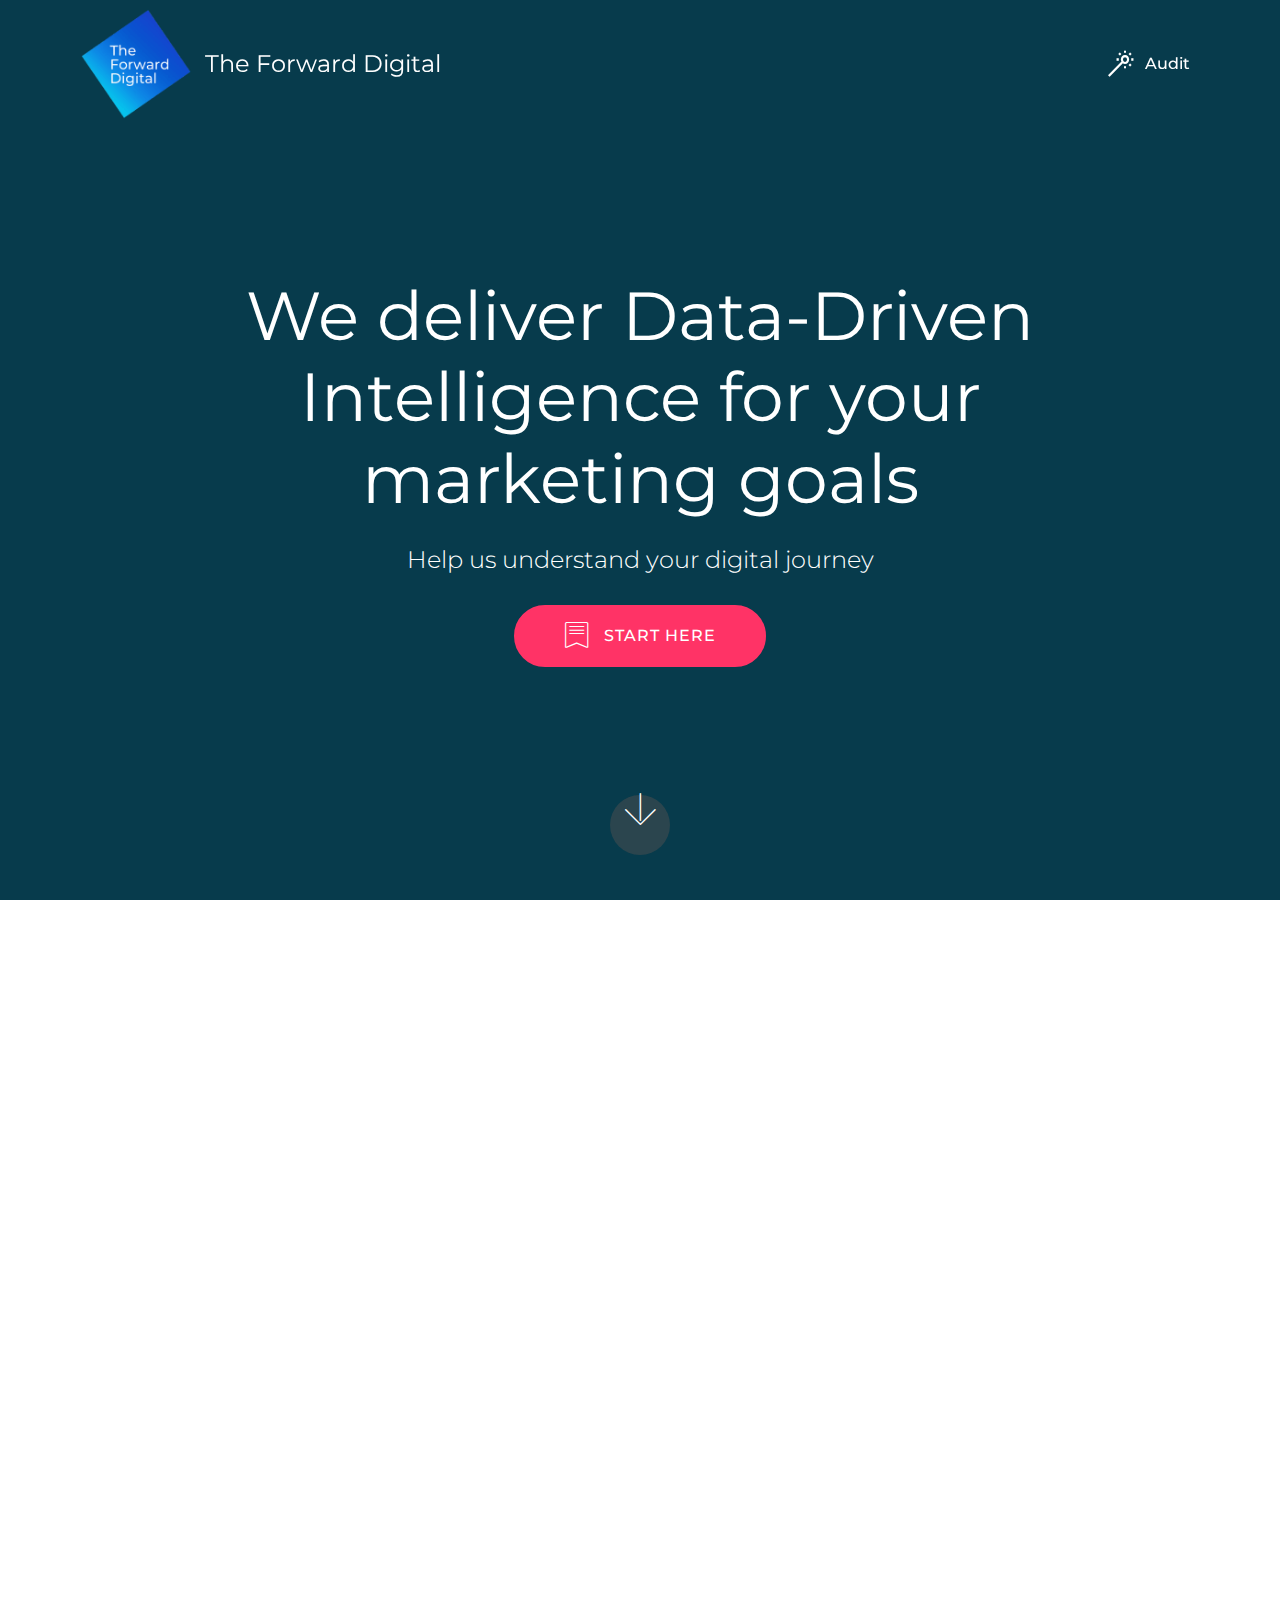
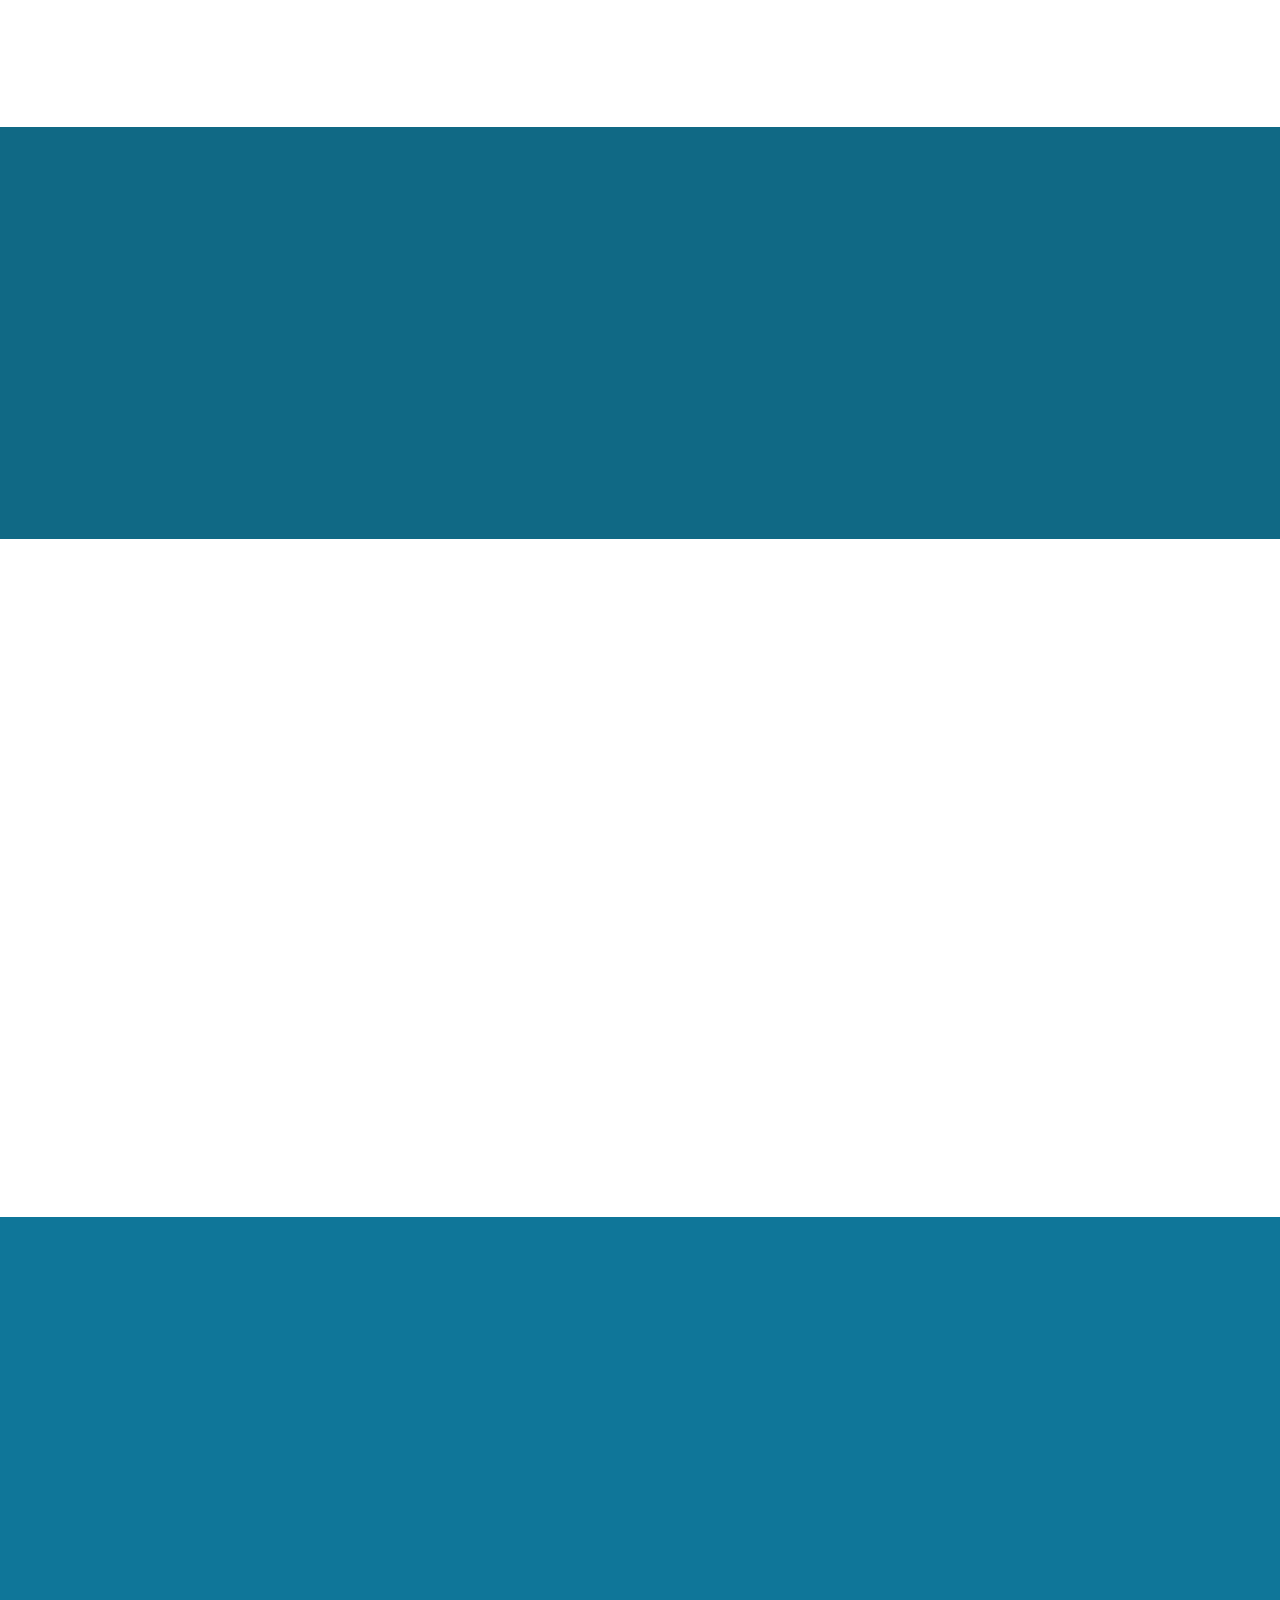
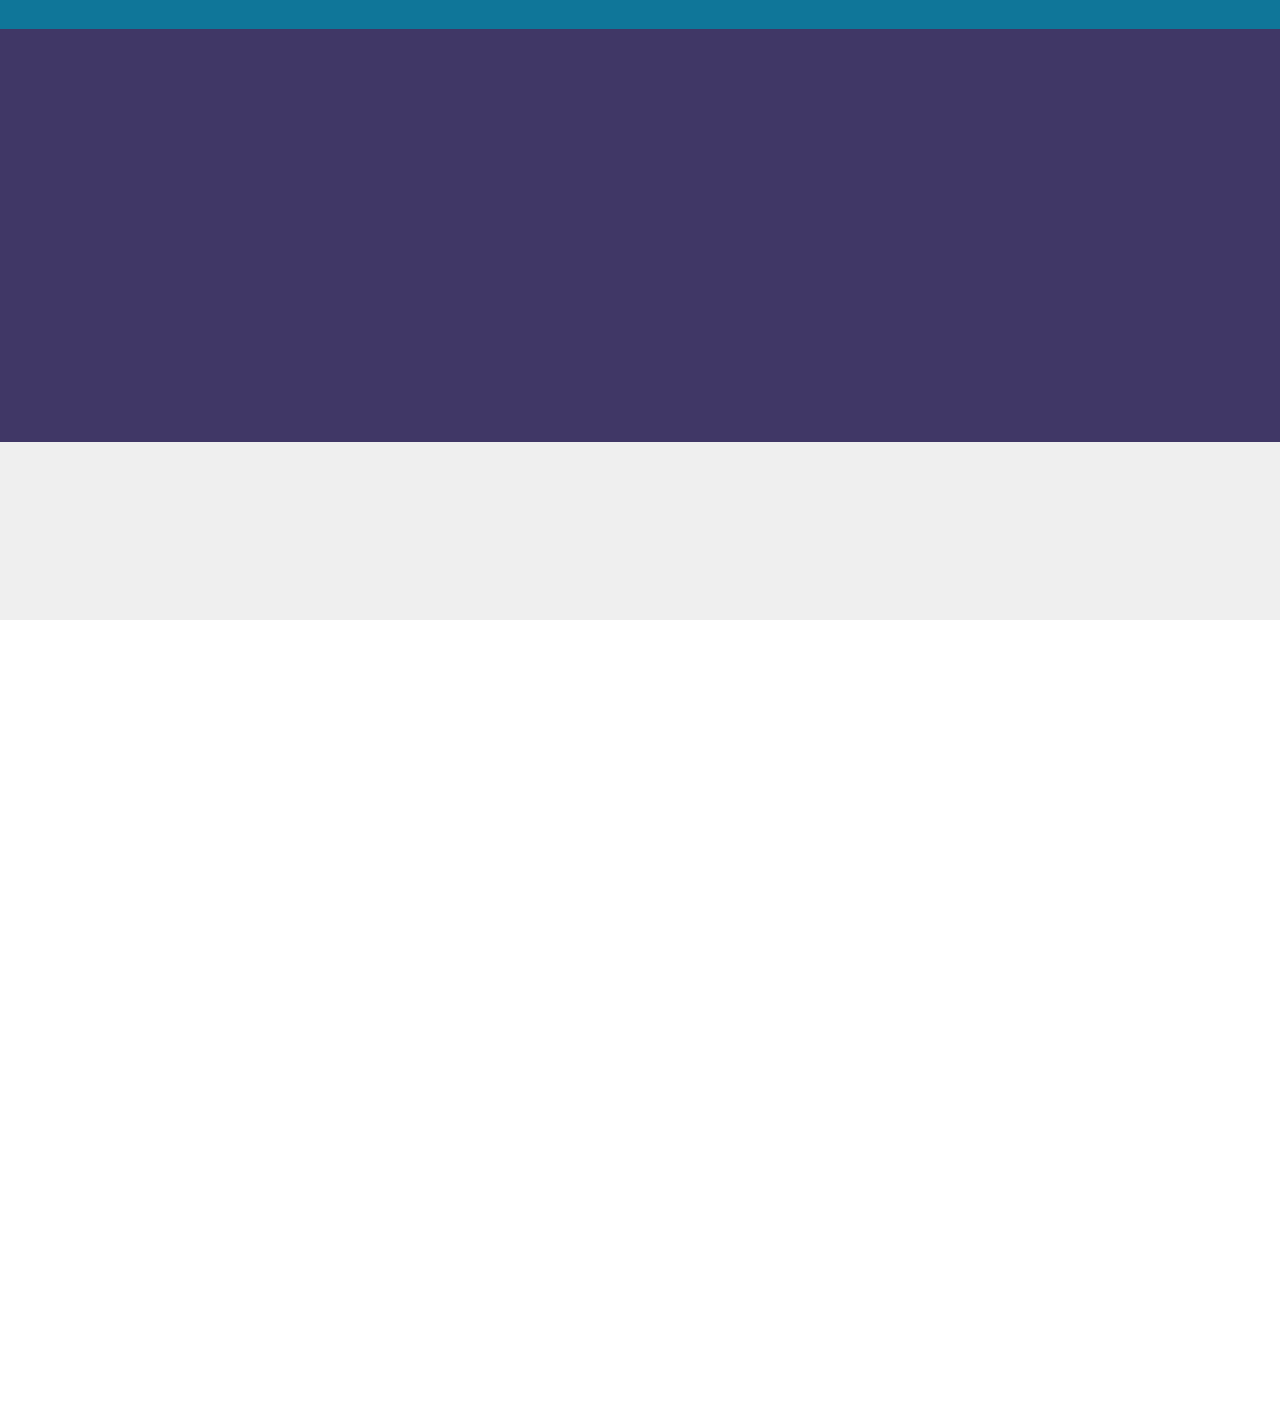
<file: index.html>
<!DOCTYPE html>
<html  >
<head>
  <meta charset="UTF-8">
  <meta http-equiv="X-UA-Compatible" content="IE=edge">
  <meta name="viewport" content="width=device-width, initial-scale=1, minimum-scale=1">
  <link rel="shortcut icon" href="assets/images/theforwarddigital2-122x122.png" type="image/x-icon">
  <meta name="description" content="The Forward Digital">
  
  <title>The Forward Digital</title>
  <link rel="stylesheet" href="assets/web/assets/mobirise-icons/mobirise-icons.css">
  <link rel="stylesheet" href="assets/web/assets/mobirise-icons2/mobirise2.css">
  <link rel="stylesheet" href="assets/bootstrap/css/bootstrap.min.css">
  <link rel="stylesheet" href="assets/bootstrap/css/bootstrap-grid.min.css">
  <link rel="stylesheet" href="assets/bootstrap/css/bootstrap-reboot.min.css">
  <link rel="stylesheet" href="assets/socicon/css/styles.css">
  <link rel="stylesheet" href="assets/dropdown/css/style.css">
  <link rel="stylesheet" href="assets/animatecss/animate.min.css">
  <link rel="stylesheet" href="assets/tether/tether.min.css">
  <link rel="stylesheet" href="assets/theme/css/style.css">
  <link rel="preload" as="style" href="assets/mobirise/css/mbr-additional.css"><link rel="stylesheet" href="assets/mobirise/css/mbr-additional.css" type="text/css">
  <link rel="stylesheet" href="assets/cookie/css/cookie.css">
  
  
  
</head>
<body>
  <section class="menu cid-rLMud5u321" once="menu" id="menu1-1f">

    

    <nav class="navbar navbar-expand beta-menu navbar-dropdown align-items-center navbar-fixed-top navbar-toggleable-sm bg-color transparent">
        <button class="navbar-toggler navbar-toggler-right" type="button" data-toggle="collapse" data-target="#navbarSupportedContent" aria-controls="navbarSupportedContent" aria-expanded="false" aria-label="Toggle navigation">
            <div class="hamburger">
                <span></span>
                <span></span>
                <span></span>
                <span></span>
            </div>
        </button>
        <div class="menu-logo">
            <div class="navbar-brand">
                <span class="navbar-logo">
                    <a href="https://www.theforwarddigital.com">
                         <img src="assets/images/theforwarddigital2-122x122.png" alt="The Forward Digital" title="The Forward Digital" style="height: 7rem;">
                    </a>
                </span>
                <span class="navbar-caption-wrap"><a class="navbar-caption text-white display-5" href="https://www.theforwarddigital.com"><span style="font-weight: normal;">
                        The Forward Digital</span></a></span>
            </div>
        </div>
        <div class="collapse navbar-collapse" id="navbarSupportedContent">
            <ul class="navbar-nav nav-dropdown nav-right" data-app-modern-menu="true"><li class="nav-item">
                    <a class="nav-link link text-white display-4" href="https://audit.theforwarddigital.com/home" target="_blank"><span class="mobi-mbri mobi-mbri-magic-stick mbr-iconfont mbr-iconfont-btn"></span>
                        
                        Audit</a>
                </li></ul>
            
            
        </div>
    </nav>
</section>

<section class="engine"><a href="https://mobirise.info/p">site templates free download</a></section><section class="cid-rLqP2P8eby mbr-fullscreen" id="header2-10">

    

    

    <div class="container align-center">
        <div class="row justify-content-md-center">
            <div class="mbr-white col-md-10">
                <h1 class="mbr-section-title mbr-bold pb-3 mbr-fonts-style display-1"><span style="font-weight: normal;">We deliver Data-Driven Intelligence for your marketing goals</span></h1>
                <h3 class="mbr-section-subtitle align-center mbr-light pb-3 mbr-fonts-style display-5">
                    Help us understand your digital journey</h3>
                
                <div class="mbr-section-btn"><a class="btn btn-md btn-secondary display-4" href="https://docs.google.com/forms/d/e/1FAIpQLScryJNd7GSGba3_IfCchr1a-VlUB6Dmu1m1peY8pbA_9dUoHg/viewform" target="_blank"><span class="mbri-bookmark mbr-iconfont mbr-iconfont-btn"></span>START HERE</a></div>
            </div>
        </div>
    </div>
    <div class="mbr-arrow hidden-sm-down" aria-hidden="true">
        <a href="#next">
            <i class="mbri-down mbr-iconfont"></i>
        </a>
    </div>
</section>

<section class="mbr-section content4 cid-rL2SBQNfy0" id="content4-6">

    

    <div class="container">
        <div class="media-container-row">
            <div class="title col-12 col-md-8">
                <h2 class="align-center pb-3 mbr-fonts-style display-2">
                    Collect. Learn. Report. Repeat.</h2>
                <h3 class="mbr-section-subtitle align-center mbr-light mbr-fonts-style display-5">Our Process&nbsp;</h3>
                
            </div>
        </div>
    </div>
</section>

<section class="features2 cid-rL2XD48bhl" id="features2-a">

    

    
    
    <div class="container">
        <div class="media-container-row">
            <div class="card p-3 col-12 col-md-6 col-lg-3">
                <div class="card-wrapper">
                    <div class="card-img">
                        <img src="assets/images/data-3-512x512.png" alt="Mobirise" title="">
                    </div>
                    <div class="card-box">
                        <h4 class="card-title pb-3 mbr-fonts-style display-5">
                            Collect Data</h4>
                        <p class="mbr-text mbr-fonts-style display-7">We analyse your Google Analytics data to give you a better understanding of your digital activities&nbsp;</p>
                    </div>
                </div>
            </div>

            <div class="card p-3 col-12 col-md-6 col-lg-3">
                <div class="card-wrapper">
                    <div class="card-img">
                        <img src="assets/images/generateinisights-2-512x512.png" alt="Mobirise" title="">
                    </div>
                    <div class="card-box ">
                        <h4 class="card-title pb-3 mbr-fonts-style display-5">Generate Insights</h4>
                        <p class="mbr-text mbr-fonts-style display-7">Weekly insights from the AI powered software to improve your digital assets&nbsp;</p>
                    </div>
                </div>
            </div>

            <div class="card p-3 col-12 col-md-6 col-lg-3">
                <div class="card-wrapper">
                    <div class="card-img">
                        <img src="assets/images/people-1-512x512.png" alt="Mobirise" title="">
                    </div>
                    <div class="card-box">
                        <h4 class="card-title pb-3 mbr-fonts-style display-5">Increase Engagement</h4>
                        <p class="mbr-text mbr-fonts-style display-7">We monitor the results closely to rinse and repeat the process and make your digital assets work towards your marketing goals</p>
                    </div>
                </div>
            </div>

            <div class="card p-3 col-12 col-md-6 col-lg-3">
                <div class="card-wrapper">
                    <div class="card-img">
                        <img src="assets/images/wave-490x490.png" alt="Mobirise" title="">
                    </div>
                    <div class="card-box">
                        <h4 class="card-title pb-3 mbr-fonts-style display-5">
                            Optimise</h4>
                        <p class="mbr-text mbr-fonts-style display-7">Optimise  marketing costs and increase your performances</p>
                    </div>
                </div>
            </div>
        </div>
    </div>
</section>

<section class="mbr-section article content1 cid-rL33VJO6mf" id="content1-l">
    
     

    <div class="container">
        <div class="media-container-row">
            <div class="mbr-text col-12 mbr-fonts-style display-2 col-md-10"><p>Faster and Smarter conversions</p></div>
        </div>
    </div>
</section>

<section class="services2 cid-rL30O7Llj8" id="services2-d">
    <!---->
    
    <!---->
    <!--Overlay-->
    
    <!--Container-->
    <div class="container">
        <div class="col-md-12">
            <div class="media-container-row">
                <div class="mbr-figure" style="width: 30%;">
                    <img src="assets/images/gear-512x512.png" alt="TheForwardDigital-gear-empower" title="TheForwardDigital-gear-empower">
                </div>
                <div class="align-left aside-content">
                    <h2 class="mbr-title pt-2 mbr-fonts-style display-5">Empower your team&nbsp;</h2>
                    <div class="mbr-section-text">
                        <p class="mbr-text text1 pt-2 mbr-light mbr-fonts-style display-7">
                            We help you set your marketing goals and plan a strategy to achieve the results. We read your data and advise  you on your next action.  Its all data-driven
                        </p>
                        
                    </div>
                    <!--Btn-->
                    
                </div>
            </div>
        </div>
    </div>
</section>

<section class="mbr-section article content1 cid-rL33IMH1Lz" id="content1-j">
    
     

    <div class="container">
        <div class="media-container-row">
            <div class="mbr-text col-12 mbr-fonts-style display-2 col-md-10"><p>Insights that matter</p></div>
        </div>
    </div>
</section>

<section class="features2 cid-rL34doptp4" id="features2-n">

    

    
    
    <div class="container">
        <div class="media-container-row">
            <div class="card p-3 col-12 col-md-6 col-lg-3">
                <div class="card-wrapper">
                    <div class="card-img">
                        <img src="assets/images/computer-2-490x490.png" alt="TheForwardDigital-ui-ux-design" title="">
                    </div>
                    <div class="card-box">
                        <h4 class="card-title pb-3 mbr-fonts-style display-7">UI / UX Design</h4>
                        <p class="mbr-text mbr-fonts-style display-7">Enhance customer journey, enough guesswork. Go straight to the point.</p>
                    </div>
                </div>
            </div>

            <div class="card p-3 col-12 col-md-6 col-lg-3">
                <div class="card-wrapper">
                    <div class="card-img">
                        <img src="assets/images/megaphone-490x490.png" alt="Mobirise" title="">
                    </div>
                    <div class="card-box ">
                        <h4 class="card-title pb-3 mbr-fonts-style display-7">Branding</h4>
                        <p class="mbr-text mbr-fonts-style display-7">Lift up your  brand awareness, show them what they like.</p>
                    </div>
                </div>
            </div>

            <div class="card p-3 col-12 col-md-6 col-lg-3">
                <div class="card-wrapper">
                    <div class="card-img">
                        <img src="assets/images/laptop-490x490.png" alt="Mobirise" title="">
                    </div>
                    <div class="card-box">
                        <h4 class="card-title pb-3 mbr-fonts-style display-7">Digital Marketing</h4>
                        <p class="mbr-text mbr-fonts-style display-7">Digital marketing strategies to convert your leads in customers.</p>
                    </div>
                </div>
            </div>

            <div class="card p-3 col-12 col-md-6 col-lg-3">
                <div class="card-wrapper">
                    <div class="card-img">
                        <img src="assets/images/equalizer-490x490.png" alt="Mobirise" title="">
                    </div>
                    <div class="card-box">
                        <h4 class="card-title pb-3 mbr-fonts-style display-7">Marketing Metrics</h4>
                        <p class="mbr-text mbr-fonts-style display-7">Learn from your marketing activities and optimise channels and audiences.&nbsp;<br></p>
                    </div>
                </div>
            </div>
        </div>
    </div>
</section>

<section class="mbr-section article content1 cid-rL362X32Q1" id="content1-q">
    
     

    <div class="container">
        <div class="media-container-row">
            <div class="mbr-text col-12 mbr-fonts-style display-2 col-md-10"><p>Increase return on investment</p></div>
        </div>
    </div>
</section>

<section class="services2 cid-rL35Z4gNEh" id="services2-p">
    <!---->
    
    <!---->
    <!--Overlay-->
    
    <!--Container-->
    <div class="container">
        <div class="col-md-12">
            <div class="media-container-row">
                <div class="mbr-figure" style="width: 30%;">
                    <img src="assets/images/refund-512x512.png" alt="Mobirise" title="">
                </div>
                <div class="align-left aside-content">
                    <h2 class="mbr-title pt-2 mbr-fonts-style display-5">Tailored actionable steps</h2>
                    <div class="mbr-section-text">
                        <p class="mbr-text text1 pt-2 mbr-light mbr-fonts-style display-7">
                            Our artificial intelligence software curates insights as per your business niche, and breaks it down to actionable steps
                        </p>
                        
                    </div>
                    <!--Btn-->
                    
                </div>
            </div>
        </div>
    </div>
</section>

<section class="mbr-section article content1 cid-rL379L45lP" id="content1-r">
    
     

    <div class="container">
        <div class="media-container-row">
            <div class="mbr-text col-12 mbr-fonts-style display-2 col-md-10"><p>Your results, our success</p></div>
        </div>
    </div>
</section>

<section class="services2 cid-rL37aZgDqY" id="services2-s">
    <!---->
    
    <!---->
    <!--Overlay-->
    
    <!--Container-->
    <div class="container">
        <div class="col-md-12">
            <div class="media-container-row">
                <div class="mbr-figure" style="width: 30%;">
                    <img src="assets/images/like-512x512.png" alt="Mobirise" title="">
                </div>
                <div class="align-left aside-content">
                    <h2 class="mbr-title pt-2 mbr-fonts-style display-5">We take pride in being your Analytics partner</h2>
                    <div class="mbr-section-text">
                        <p class="mbr-text text1 pt-2 mbr-light mbr-fonts-style display-7">
                            Your goals are ours and we take them seriously. We work closely with you to understand the efforts and create a specific plan towards your success. We continuously monitor the results and optimize the performance of your digital assets.
                        </p>
                        
                    </div>
                    <!--Btn-->
                    
                </div>
            </div>
        </div>
    </div>
</section>

<section class="mbr-section info1 cid-rLr0ecTeKe" id="info1-12">

    

    
    <div class="container">
        <div class="row justify-content-center content-row">
            <div class="media-container-column title col-12 col-lg-7 col-md-6">
                <h3 class="mbr-section-subtitle align-left mbr-light pb-3 mbr-fonts-style display-5"><strong>Help us understand your digital journey</strong></h3>
                
            </div>
            <div class="media-container-column col-12 col-lg-3 col-md-4">
                <div class="mbr-section-btn align-right py-4"><a class="btn btn-secondary display-4" href="https://docs.google.com/forms/d/e/1FAIpQLScryJNd7GSGba3_IfCchr1a-VlUB6Dmu1m1peY8pbA_9dUoHg/viewform" target="_blank"><span class="mbri-bookmark mbr-iconfont mbr-iconfont-btn"></span>START HERE</a></div>
            </div>
        </div>
    </div>
</section>

<section class="mbr-section form1 cid-rLI7l4tqWz" id="form1-13">

    

    
    <div class="container">
        <div class="row justify-content-center">
            <div class="title col-12 col-lg-8">
                <h2 class="mbr-section-title align-center pb-3 mbr-fonts-style display-2">
                    Contact Us</h2>
                <h3 class="mbr-section-subtitle align-center mbr-light pb-3 mbr-fonts-style display-5">or email us:<br><a href="mailto:info@theforwaarddigital.com">info@theforwarddigital.com</a></h3>
            </div>
        </div>
    </div>
    <div class="container">
        <div class="row justify-content-center">
            <div class="media-container-column col-lg-8" data-form-type="TFD-contact-form">
                <!---Formbuilder Form--->
                <form action="#" method="POST" class="mbr-form form-with-styler" data-form-title="The Forward Digital Contact Form"><input type="hidden" name="email" data-form-email="true" value="">
                    <div class="row">
                        <div hidden="hidden" data-form-alert="" class="alert alert-success col-12 mbr-text text1 pt-2 mbr-light mbr-fonts-style display-7">Thanks for contacting us, we will reach out to you soon.</div>
                        <div hidden="hidden" data-form-alert-danger="" class="alert alert-danger col-12">
                        </div>
                    </div>
                    <div class="dragArea row">
                        <div class="col-md-4  form-group" data-for="name">
                            <label for="name-form1-13" class="form-control-label mbr-fonts-style display-7">Name</label>
                            <input type="text" name="name" data-form-field="entry.1080148317" required="required" class="form-control display-7" id="name-form1-13">
                        </div>
                        <div class="col-md-4  form-group" data-for="email">
                            <label for="email-form1-13" class="form-control-label mbr-fonts-style display-7">Email</label>
                            <input type="email" name="email" data-form-field="entry.667693246" required="required" class="form-control display-7" id="email-form1-13">
                        </div>
                        <div data-for="phone" class="col-md-4  form-group">
                            <label for="phone-form1-13" class="form-control-label mbr-fonts-style display-7">Phone</label>
                            <input type="tel" name="phone" data-form-field="entry.1482231475" class="form-control display-7" id="phone-form1-13">
                        </div>
                        <div data-for="message" class="col-md-12 form-group">
                            <label for="message-form1-13" class="form-control-label mbr-fonts-style display-7">Message</label>
                            <textarea name="message" data-form-field="entry.449432761" class="form-control display-7" id="message-form1-13"></textarea>
                        </div>
                        <div class="col-md-12 input-group-btn align-center"><button type="submit" class="btn btn-form btn-secondary display-4"><span class="mbri-paper-plane mbr-iconfont mbr-iconfont-btn"></span>CONTACT US</button></div>
                    </div>
                </form><!---Formbuilder Form--->
            </div>
        </div>
    </div>
</section>

<section once="footers" class="cid-rLMmaREmlL mbr-reveal" id="footer7-17">

    

    

    <div class="container">
        <div class="media-container-row align-center mbr-white">
            <div class="row row-links">
                <ul class="foot-menu">
                    
                    
                    
                    
                    
                <li class="foot-menu-item mbr-fonts-style display-7"><a href="privacy-policy.html#content4-1e" target="_blank">Privacy Policy</a></li><li class="foot-menu-item mbr-fonts-style display-7"><a href="terms.html#footer7-1b" target="_blank"></a><a href="terms.html#content4-1g" target="_blank">Terms of use</a></li><li class="foot-menu-item mbr-fonts-style display-7"><a href="copyright-policy.html#content4-1h" target="_blank">Copyright policy</a></li></ul>
            </div>
            
            <div class="row row-copirayt">
                <p class="mbr-text mb-0 mbr-fonts-style mbr-white align-center display-7">
                    © Copyright 2019-2020 The Forward Digital LTD. - All Rights Reserved
                </p>
            </div>
        </div>
    </div>
</section>


  <script src="assets/web/assets/jquery/jquery.min.js"></script>
  <script src="assets/popper/popper.min.js"></script>
  <script src="assets/bootstrap/js/bootstrap.min.js"></script>
  <script src="assets/smoothscroll/smooth-scroll.js"></script>
  <script src="assets/dropdown/js/nav-dropdown.js"></script>
  <script src="assets/dropdown/js/navbar-dropdown.js"></script>
  <script src="assets/touchswipe/jquery.touch-swipe.min.js"></script>
  <script src="assets/viewportchecker/jquery.viewportchecker.js"></script>
  <script src="assets/tether/tether.min.js"></script>
  <script src="assets/theme/js/script.js"></script>
  <script src="assets/formoid/formoid.min.js"></script>
  <script type="text/javascript" src="assets/cookie/js/cookie.min.js"></script>
  
  
 <div id="scrollToTop" class="scrollToTop mbr-arrow-up"><a style="text-align: center;"><i class="mbr-arrow-up-icon mbr-arrow-up-icon-cm cm-icon cm-icon-smallarrow-up"></i></a></div>
    <input name="animation" type="hidden">
  </body>
</html>
</file>
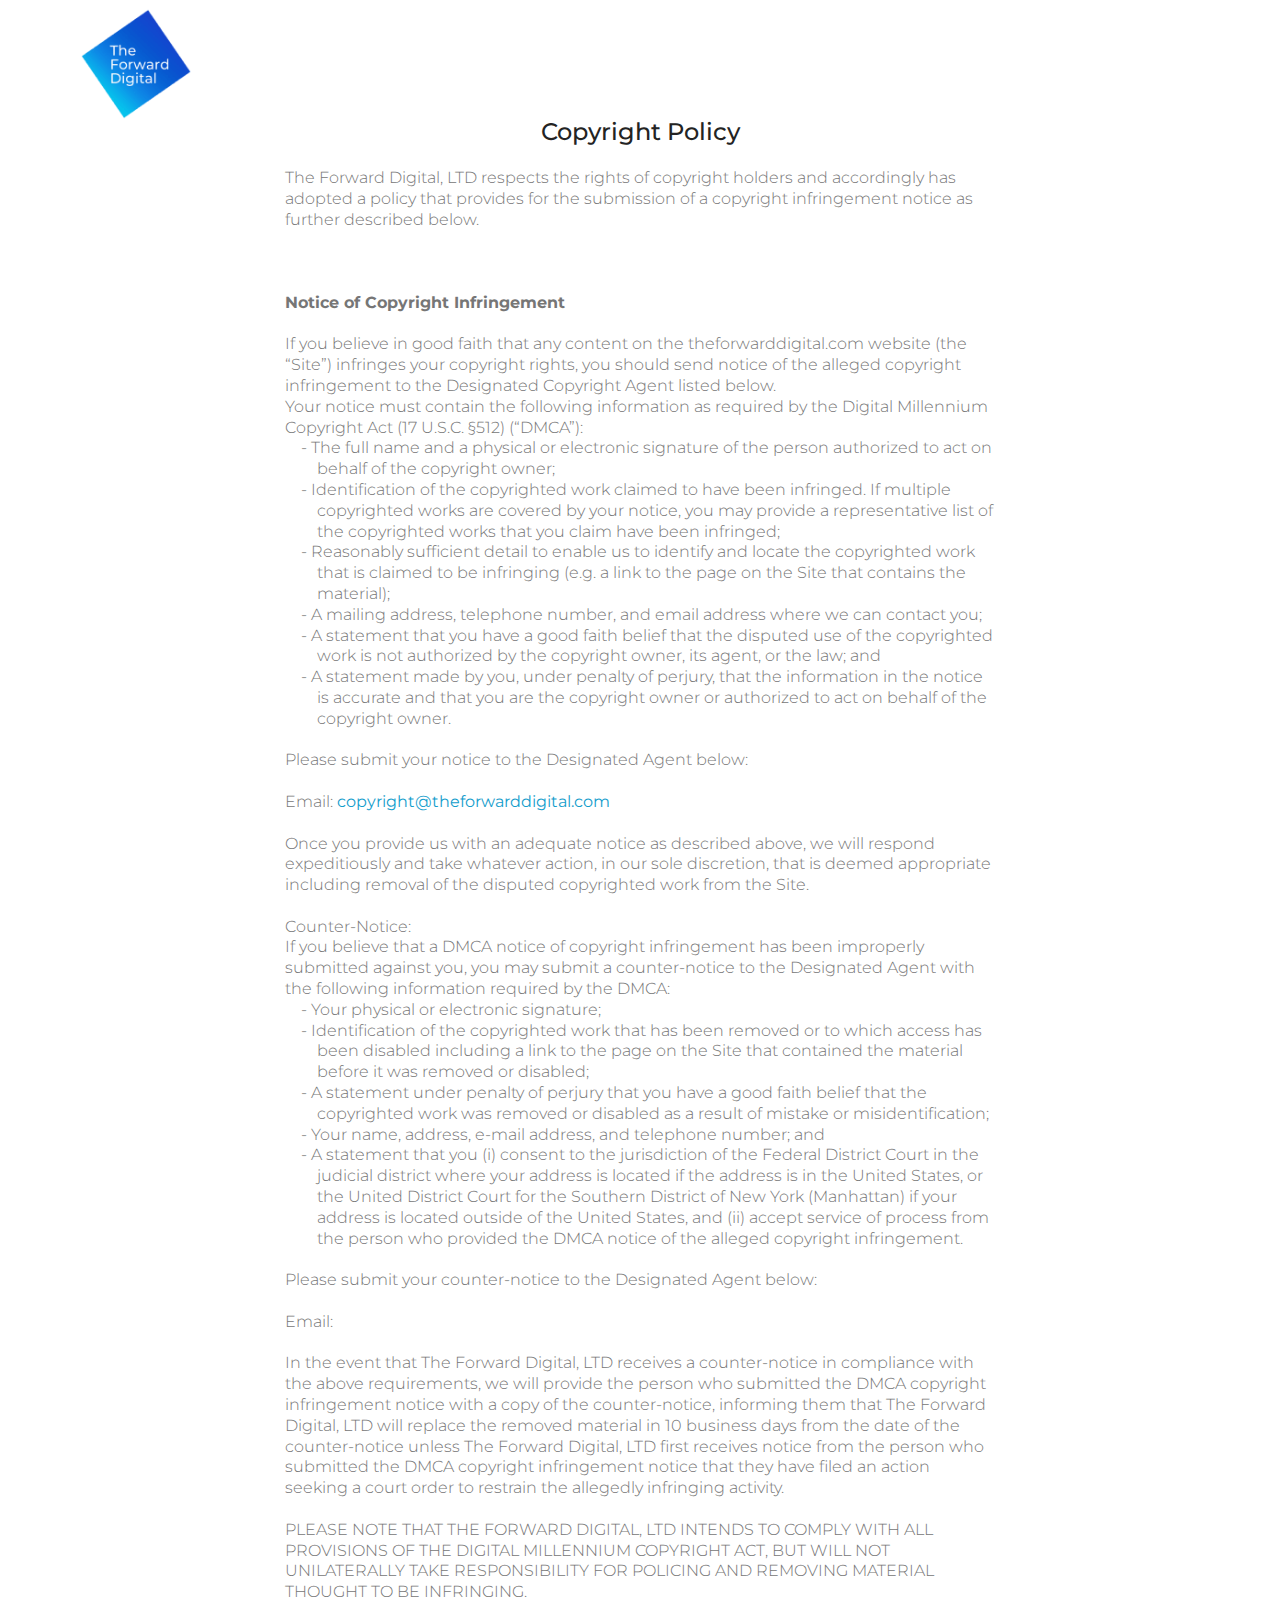
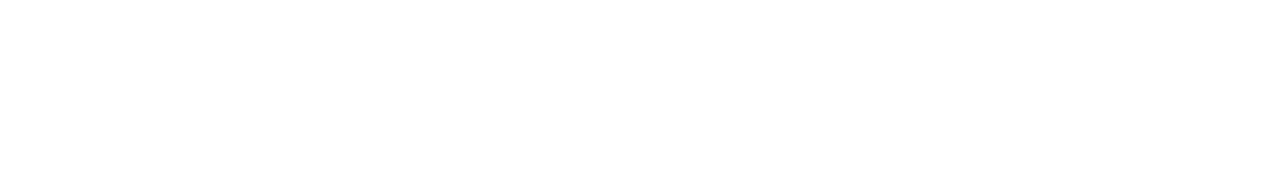
<file: copyright-policy.html>
<!DOCTYPE html>
<html  >
<head>
  <!-- Site made with Mobirise Website Builder v4.11.6, https://mobirise.com -->
  <meta charset="UTF-8">
  <meta http-equiv="X-UA-Compatible" content="IE=edge">
  <meta name="generator" content="Mobirise v4.11.6, mobirise.com">
  <meta name="viewport" content="width=device-width, initial-scale=1, minimum-scale=1">
  <link rel="shortcut icon" href="assets/images/theforwarddigital2-122x122.png" type="image/x-icon">
  <meta name="description" content="Copyright Policy | The Forward Digital">
  
  <title>Copyright Policy | The Forward Digital</title>
  <link rel="stylesheet" href="assets/web/assets/mobirise-icons/mobirise-icons.css">
  <link rel="stylesheet" href="assets/bootstrap/css/bootstrap.min.css">
  <link rel="stylesheet" href="assets/bootstrap/css/bootstrap-grid.min.css">
  <link rel="stylesheet" href="assets/bootstrap/css/bootstrap-reboot.min.css">
  <link rel="stylesheet" href="assets/socicon/css/styles.css">
  <link rel="stylesheet" href="assets/tether/tether.min.css">
  <link rel="stylesheet" href="assets/dropdown/css/style.css">
  <link rel="stylesheet" href="assets/animatecss/animate.min.css">
  <link rel="stylesheet" href="assets/theme/css/style.css">
  <link rel="preload" as="style" href="assets/mobirise/css/mbr-additional.css"><link rel="stylesheet" href="assets/mobirise/css/mbr-additional.css" type="text/css">
  
  
  
</head>
<body>
  <section class="menu cid-rLMud5u321" once="menu" id="menu1-1f">

    

    <nav class="navbar navbar-expand beta-menu navbar-dropdown align-items-center navbar-fixed-top navbar-toggleable-sm bg-color transparent">
        <button class="navbar-toggler navbar-toggler-right" type="button" data-toggle="collapse" data-target="#navbarSupportedContent" aria-controls="navbarSupportedContent" aria-expanded="false" aria-label="Toggle navigation">
            <div class="hamburger">
                <span></span>
                <span></span>
                <span></span>
                <span></span>
            </div>
        </button>
        <div class="menu-logo">
            <div class="navbar-brand">
                <span class="navbar-logo">
                    <a href="https://www.theforwarddigital.com">
                         <img src="assets/images/theforwarddigital2-122x122.png" alt="The Forward Digital " title="The Forward Digital " style="height: 7rem;">
                    </a>
                </span>
                <span class="navbar-caption-wrap"><a class="navbar-caption text-white display-5" href="https://www.theforwarddigital.com"><span style="font-weight: normal;">
                        The Forward Digital</span></a></span>
            </div>
        </div>
        <div class="collapse navbar-collapse" id="navbarSupportedContent">
            
            
        </div>
    </nav>
</section>

<section class="engine"><a href="https://mobirise.info/m">free site design templates</a></section><section class="mbr-section content4 cid-rLMH503b6X" id="content4-1h">

    

    <div class="container">
        <div class="media-container-row">
            <div class="title col-12 col-md-8">
                <h2 class="align-center pb-3 mbr-fonts-style display-5">
                    Copyright Policy</h2>
                <h3 class="mbr-section-subtitle align-center mbr-light mbr-fonts-style display-4"><div><span style="font-size: 1rem;">The Forward Digital, LTD respects the rights of copyright holders and accordingly has adopted a policy that provides for the submission of a copyright infringement notice as further described below.&nbsp;</span></div><div><br></div><br><div><br></div><div><strong>Notice of Copyright Infringement
</strong></div><div><strong><br></strong></div><div>If you believe in good faith that any content on the theforwarddigital.com website (the “Site”) infringes your copyright rights, you should send notice of the alleged copyright infringement to the Designated Copyright Agent listed below.
</div><div>Your notice must contain the following information as required by the Digital Millennium Copyright Act (17 U.S.C. §512) (“DMCA”):
</div><div>&nbsp;&nbsp;&nbsp;&nbsp;- The full name and a physical or electronic signature of the person authorized to act on &nbsp;&nbsp;&nbsp;&nbsp;&nbsp;&nbsp;&nbsp;&nbsp;behalf of the copyright owner;
</div><div>&nbsp;&nbsp;&nbsp;&nbsp;- Identification of the copyrighted work claimed to have been infringed. If multiple &nbsp;&nbsp;&nbsp;&nbsp;&nbsp;&nbsp;&nbsp;&nbsp;copyrighted works are covered by your notice, you may provide a representative list of &nbsp;&nbsp;&nbsp;&nbsp;&nbsp;&nbsp;&nbsp;&nbsp;the copyrighted works that you claim have been infringed;
</div><div>&nbsp; &nbsp; - Reasonably sufficient detail to enable us to identify and locate the copyrighted work &nbsp;&nbsp;&nbsp;&nbsp;&nbsp;&nbsp;&nbsp;&nbsp;that is claimed to be infringing (e.g. a link to the page on the Site that contains the &nbsp;&nbsp;&nbsp;&nbsp;&nbsp;&nbsp;&nbsp;&nbsp;material);
</div><div>&nbsp;&nbsp;&nbsp;&nbsp;- A mailing address, telephone number, and email address where we can contact you;
</div><div>&nbsp; &nbsp; - A statement that you have a good faith belief that the disputed use of the copyrighted &nbsp;&nbsp;&nbsp;&nbsp;&nbsp;&nbsp;&nbsp;&nbsp;work is not authorized by the copyright owner, its agent, or the law; and
</div><div>&nbsp; &nbsp; - A statement made by you, under penalty of perjury, that the information in the notice &nbsp;&nbsp;&nbsp;&nbsp;&nbsp;&nbsp;&nbsp;&nbsp;is accurate and that you are the copyright owner or authorized to act on behalf of the &nbsp;&nbsp;&nbsp;&nbsp;&nbsp;&nbsp;&nbsp;&nbsp;copyright owner.
</div><div><br></div><div>Please submit your notice to the Designated Agent below:
</div><div><br></div><div>Email: <a href="mailto:copyright@theforwarddigital.com">copyright@theforwarddigital.com</a>
</div><div><br></div><div>Once you provide us with an adequate notice as described above, we will respond expeditiously and take whatever action, in our sole discretion, that is deemed appropriate including removal of the disputed copyrighted work from the Site.
</div><div><br></div><div>Counter-Notice:
</div><div>If you believe that a DMCA notice of copyright infringement has been improperly submitted against you, you may submit a counter-notice to the Designated Agent with the following information required by the DMCA:
</div><div>&nbsp; &nbsp; - Your physical or electronic signature;
</div><div>&nbsp; &nbsp; - Identification of the copyrighted work that has been removed or to which access has &nbsp;&nbsp;&nbsp;&nbsp;&nbsp;&nbsp;&nbsp;&nbsp;been disabled including a link to the page on the Site that contained the material &nbsp;&nbsp;&nbsp;&nbsp;&nbsp;&nbsp;&nbsp;&nbsp;before it was removed or disabled;
</div><div>&nbsp; &nbsp; - A statement under penalty of perjury that you have a good faith belief that the &nbsp;&nbsp;&nbsp;&nbsp;&nbsp;&nbsp;&nbsp;&nbsp;copyrighted work was removed or disabled as a result of mistake or misidentification;
</div><div>&nbsp; &nbsp; - Your name, address, e-mail address, and telephone number; and
</div><div>&nbsp; &nbsp; - A statement that you (i) consent to the jurisdiction of the Federal District Court in the &nbsp;&nbsp;&nbsp;&nbsp;&nbsp;&nbsp;&nbsp;&nbsp;judicial district where your address is located if the address is in the United States, or &nbsp;&nbsp;&nbsp;&nbsp;&nbsp;&nbsp;&nbsp;&nbsp;the United District Court for the Southern District of New York (Manhattan) if your &nbsp;&nbsp;&nbsp;&nbsp;&nbsp;&nbsp;&nbsp;&nbsp;address is located outside of the United States, and (ii) accept service of process from &nbsp;&nbsp;&nbsp;&nbsp;&nbsp;&nbsp;&nbsp;&nbsp;the person who provided the DMCA notice of the alleged copyright infringement.
</div><div><br>Please submit your counter-notice to the Designated Agent below:
</div><div><span style="font-size: 1rem;"><br>Email: <a href="mailto:copyright@theforwarddigital.com">copyright@theforwarddigital.com</a></span><br></div><div><br>In the event that The Forward Digital, LTD receives a counter-notice in compliance with the above requirements, we will provide the person who submitted the DMCA copyright infringement notice with a copy of the counter-notice, informing them that The Forward Digital, LTD will replace the removed material in 10 business days from the date of the counter-notice unless The Forward Digital, LTD first receives notice from the person who submitted the DMCA copyright infringement notice that they have filed an action seeking a court order to restrain the allegedly infringing activity.
</div><div><br>PLEASE NOTE THAT THE FORWARD DIGITAL, LTD INTENDS TO COMPLY WITH ALL PROVISIONS OF THE DIGITAL MILLENNIUM COPYRIGHT ACT, BUT WILL NOT UNILATERALLY TAKE RESPONSIBILITY FOR POLICING AND REMOVING MATERIAL THOUGHT TO BE INFRINGING.
</div><div>
</div><div><br></div></h3>
                
            </div>
        </div>
    </div>
</section>

<section once="footers" class="cid-rLMmaREmlL mbr-reveal" id="footer7-19">

    

    

    <div class="container">
        <div class="media-container-row align-center mbr-white">
            <div class="row row-links">
                <ul class="foot-menu">
                    
                    
                    
                    
                    
                <li class="foot-menu-item mbr-fonts-style display-7"><a href="privacy-policy.html#content4-1e" target="_blank">Privacy Policy</a></li><li class="foot-menu-item mbr-fonts-style display-7"><a href="terms.html#footer7-1b" target="_blank"></a><a href="terms.html#content4-1g" target="_blank">Terms of use</a></li><li class="foot-menu-item mbr-fonts-style display-7"><a href="copyright-policy.html#content4-1h" target="_blank">Copyright policy</a></li></ul>
            </div>
            
            <div class="row row-copirayt">
                <p class="mbr-text mb-0 mbr-fonts-style mbr-white align-center display-7">
                    © Copyright 2019 The Forward Digital LTD. - All Rights Reserved
                </p>
            </div>
        </div>
    </div>
</section>


  <script src="assets/web/assets/jquery/jquery.min.js"></script>
  <script src="assets/popper/popper.min.js"></script>
  <script src="assets/bootstrap/js/bootstrap.min.js"></script>
  <script src="assets/smoothscroll/smooth-scroll.js"></script>
  <script src="assets/tether/tether.min.js"></script>
  <script src="assets/viewportchecker/jquery.viewportchecker.js"></script>
  <script src="assets/dropdown/js/nav-dropdown.js"></script>
  <script src="assets/dropdown/js/navbar-dropdown.js"></script>
  <script src="assets/touchswipe/jquery.touch-swipe.min.js"></script>
  <script src="assets/theme/js/script.js"></script>
  
  
 <div id="scrollToTop" class="scrollToTop mbr-arrow-up"><a style="text-align: center;"><i class="mbr-arrow-up-icon mbr-arrow-up-icon-cm cm-icon cm-icon-smallarrow-up"></i></a></div>
    <input name="animation" type="hidden">
  </body>
</html>
</file>
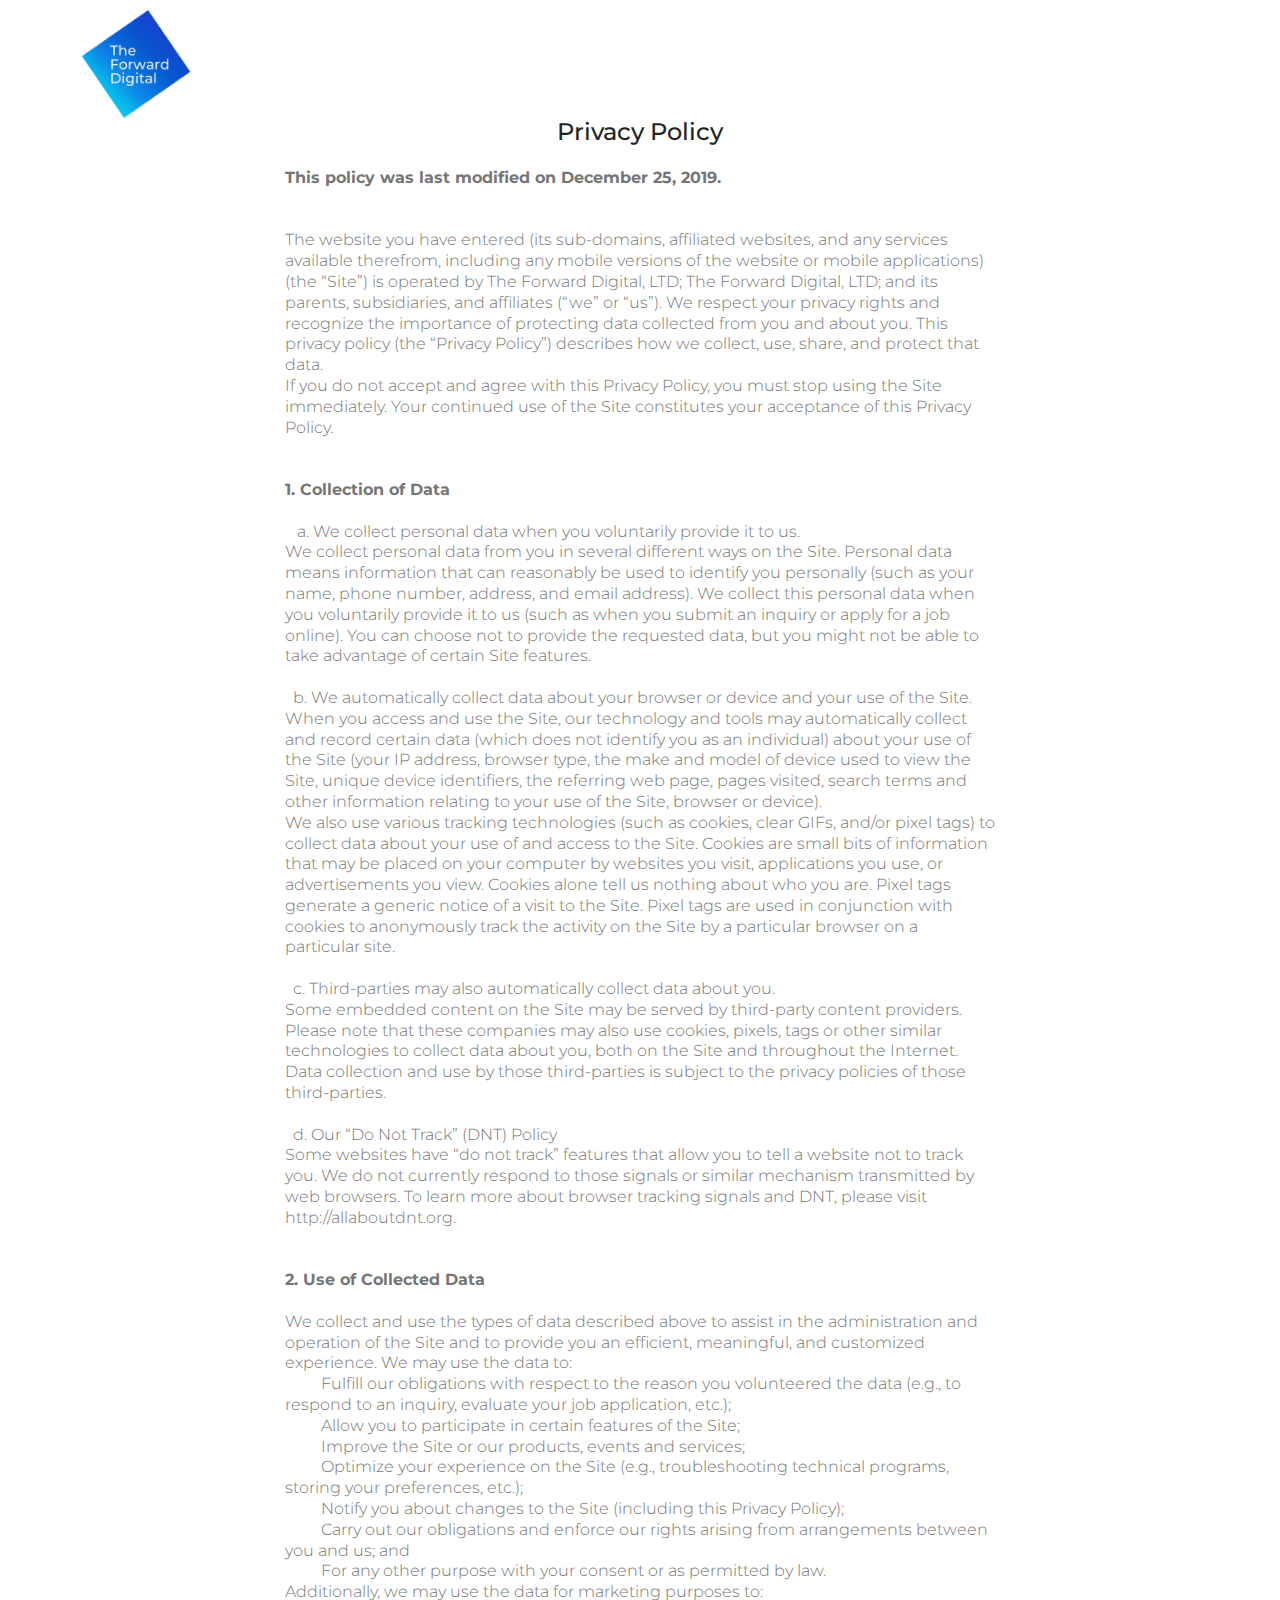
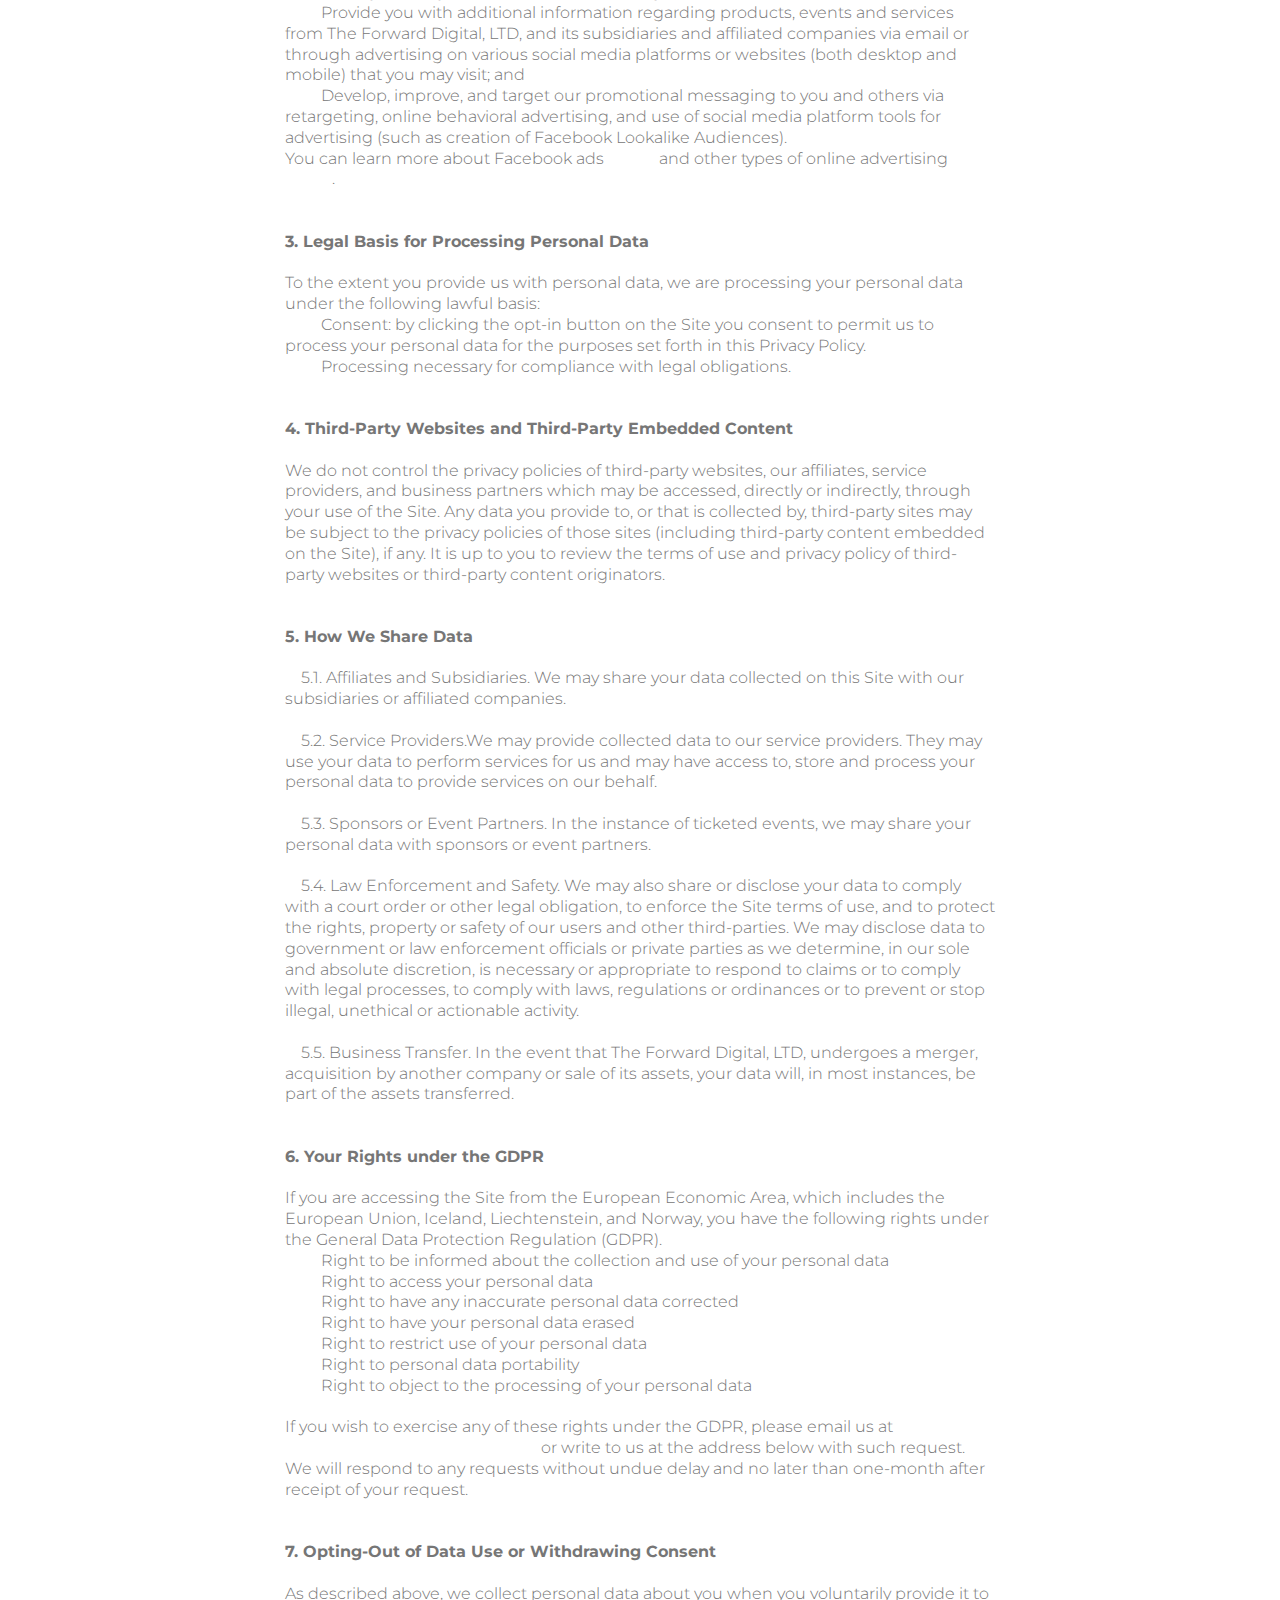
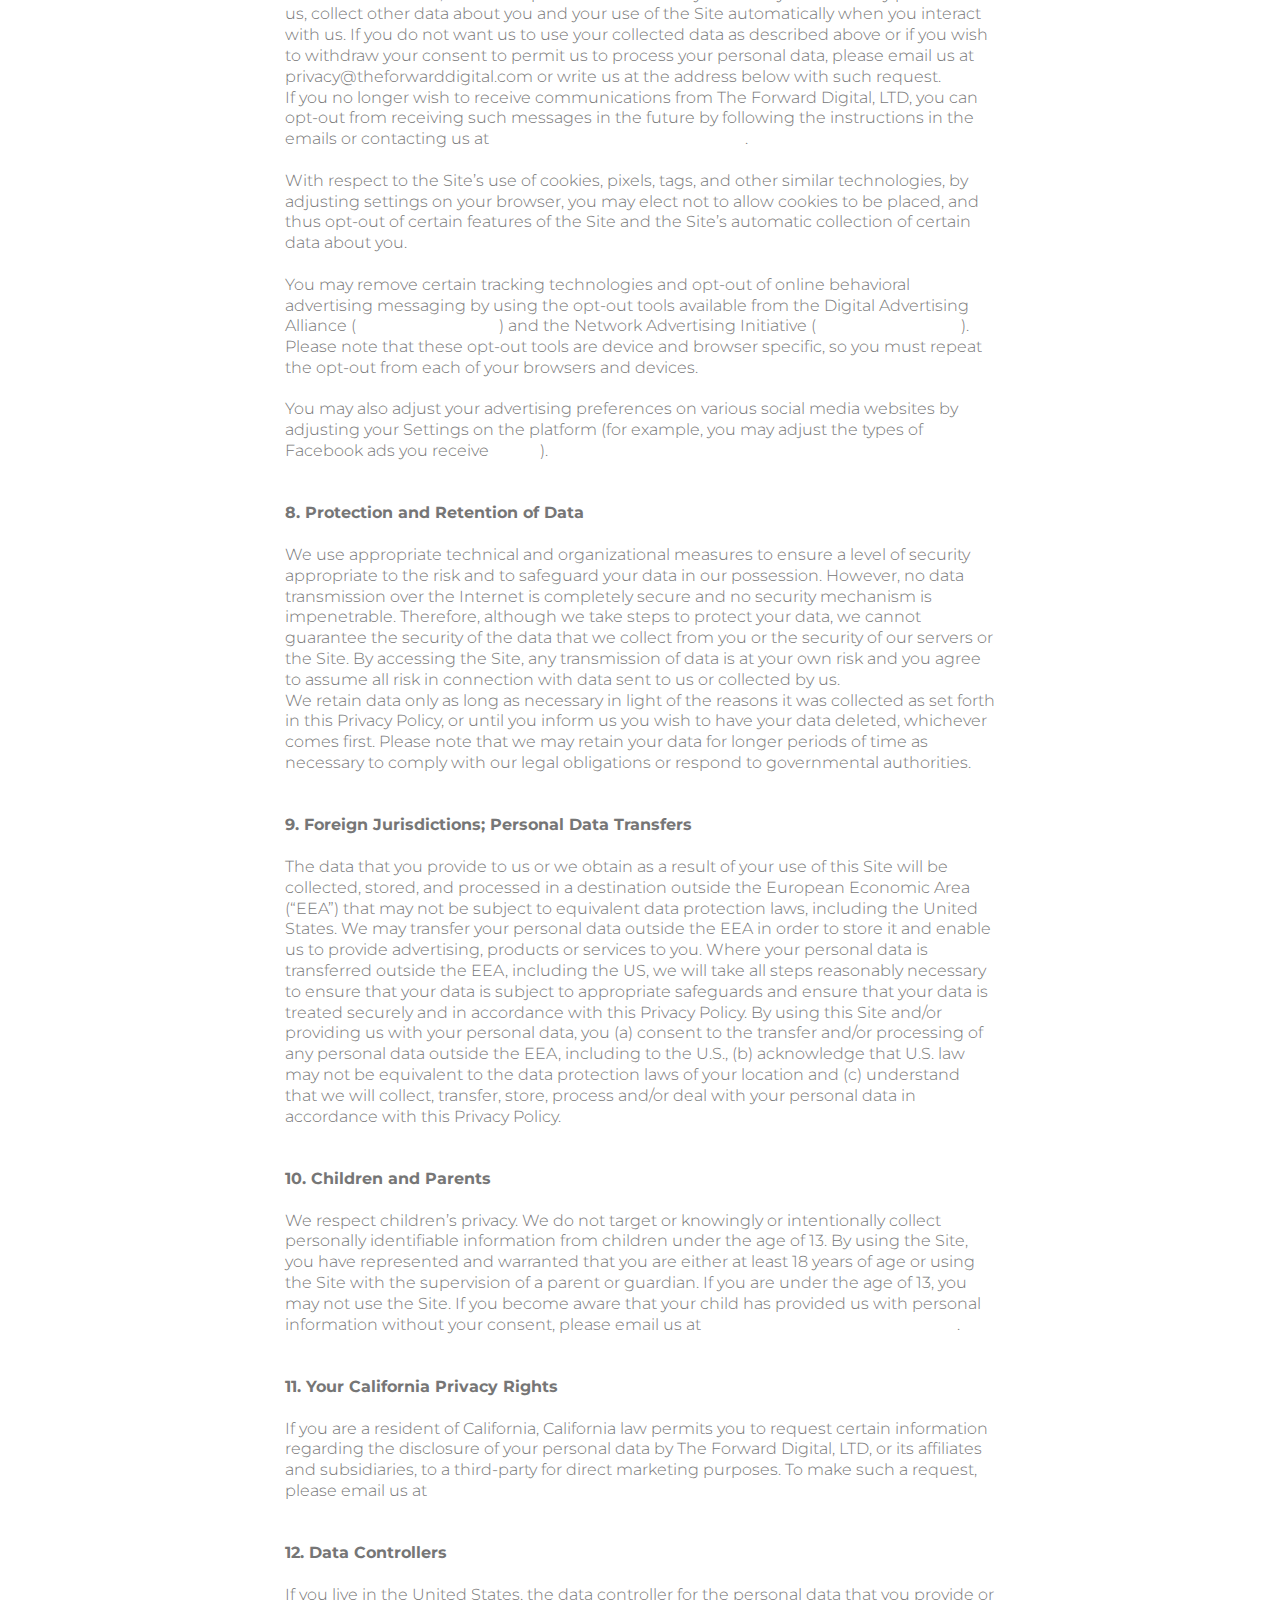
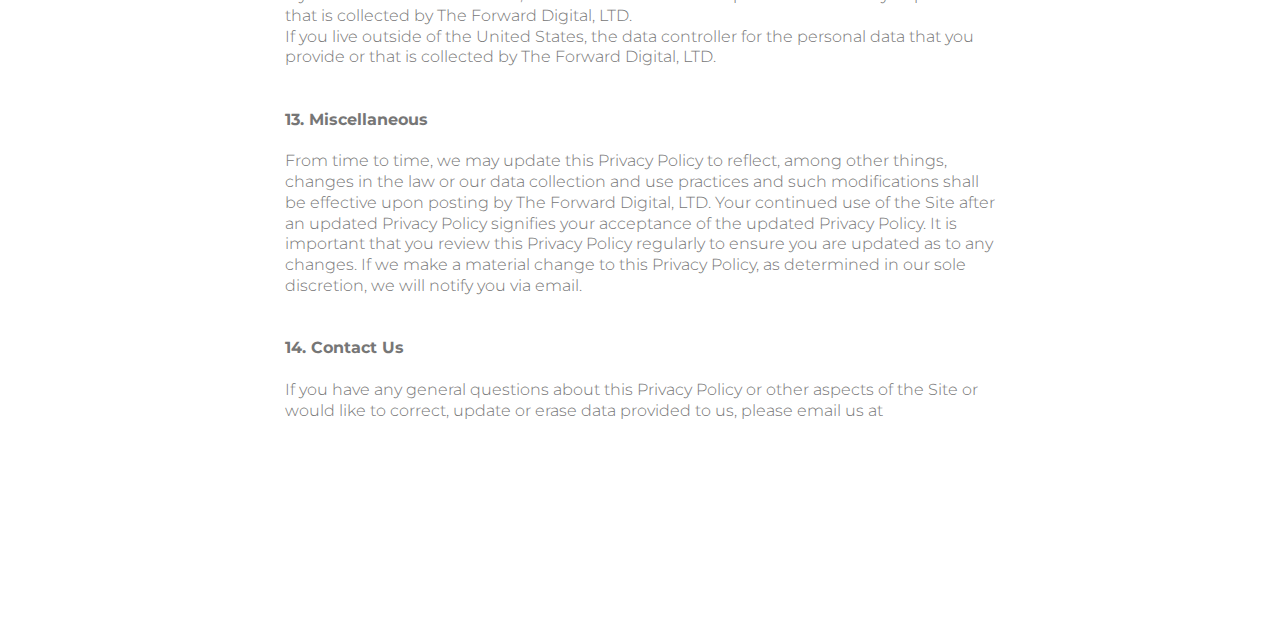
<file: privacy-policy.html>
<!DOCTYPE html>
<html  >
<head>
  <!-- Site made with Mobirise Website Builder v4.11.6, https://mobirise.com -->
  <meta charset="UTF-8">
  <meta http-equiv="X-UA-Compatible" content="IE=edge">
  <meta name="generator" content="Mobirise v4.11.6, mobirise.com">
  <meta name="viewport" content="width=device-width, initial-scale=1, minimum-scale=1">
  <link rel="shortcut icon" href="assets/images/theforwarddigital2-122x122.png" type="image/x-icon">
  <meta name="description" content="Privacy Policy | The Forward Digital">
  
  <title>Privacy Policy | The Forward Digital</title>
  <link rel="stylesheet" href="assets/web/assets/mobirise-icons/mobirise-icons.css">
  <link rel="stylesheet" href="assets/bootstrap/css/bootstrap.min.css">
  <link rel="stylesheet" href="assets/bootstrap/css/bootstrap-grid.min.css">
  <link rel="stylesheet" href="assets/bootstrap/css/bootstrap-reboot.min.css">
  <link rel="stylesheet" href="assets/socicon/css/styles.css">
  <link rel="stylesheet" href="assets/tether/tether.min.css">
  <link rel="stylesheet" href="assets/dropdown/css/style.css">
  <link rel="stylesheet" href="assets/animatecss/animate.min.css">
  <link rel="stylesheet" href="assets/theme/css/style.css">
  <link rel="preload" as="style" href="assets/mobirise/css/mbr-additional.css"><link rel="stylesheet" href="assets/mobirise/css/mbr-additional.css" type="text/css">
  
  
  
</head>
<body>
  <section class="menu cid-rLMud5u321" once="menu" id="menu1-1f">

    

    <nav class="navbar navbar-expand beta-menu navbar-dropdown align-items-center navbar-fixed-top navbar-toggleable-sm bg-color transparent">
        <button class="navbar-toggler navbar-toggler-right" type="button" data-toggle="collapse" data-target="#navbarSupportedContent" aria-controls="navbarSupportedContent" aria-expanded="false" aria-label="Toggle navigation">
            <div class="hamburger">
                <span></span>
                <span></span>
                <span></span>
                <span></span>
            </div>
        </button>
        <div class="menu-logo">
            <div class="navbar-brand">
                <span class="navbar-logo">
                    <a href="https://www.theforwarddigital.com">
                         <img src="assets/images/theforwarddigital2-122x122.png" alt="The Forward Digital " title="The Forward Digital " style="height: 7rem;">
                    </a>
                </span>
                <span class="navbar-caption-wrap"><a class="navbar-caption text-white display-5" href="https://www.theforwarddigital.com"><span style="font-weight: normal;">
                        The Forward Digital</span></a></span>
            </div>
        </div>
        <div class="collapse navbar-collapse" id="navbarSupportedContent">
            
            
        </div>
    </nav>
</section>

<section class="engine"><a href="https://mobirise.info/q">responsive website templates</a></section><section class="mbr-section content4 cid-rLMp4wMpsM" id="content4-1e">

    

    <div class="container">
        <div class="media-container-row">
            <div class="title col-12 col-md-8">
                <h2 class="align-center pb-3 mbr-fonts-style display-5">
                    Privacy Policy</h2>
                <h3 class="mbr-section-subtitle align-center mbr-light mbr-fonts-style display-4"><div><strong>This policy was last modified on December 25, 2019.
</strong></div><br><div><strong><br></strong></div><div>The website you have entered (its sub-domains, affiliated websites, and any services available therefrom, including any mobile versions of the website or mobile applications) (the “Site”) is operated by The Forward Digital, LTD; The Forward Digital, LTD; and its parents, subsidiaries, and affiliates (“we” or “us”). We respect your privacy rights and recognize the importance of protecting data collected from you and about you. This privacy policy (the “Privacy Policy”) describes how we collect, use, share, and protect that data.
</div><div>If you do not accept and agree with this Privacy Policy, you must stop using the Site immediately. Your continued use of the Site constitutes your acceptance of this Privacy Policy.
</div><br><div><br></div><div><strong>1. Collection of Data 
</strong></div><div><strong><br></strong></div><div>&nbsp; &nbsp;a. We collect personal data when you voluntarily provide it to us.
</div><div>We collect personal data from you in several different ways on the Site. Personal data means information that can reasonably be used to identify you personally (such as your name, phone number, address, and email address). We collect this personal data when you voluntarily provide it to us (such as when you submit an inquiry or apply for a job online). You can choose not to provide the requested data, but you might not be able to take advantage of certain Site features.
</div><div><br></div><div>&nbsp; b. We automatically collect data about your browser or device and your use of the Site. 
</div><div>When you access and use the Site, our technology and tools may automatically collect and record certain data (which does not identify you as an individual) about your use of the Site (your IP address, browser type, the make and model of device used to view the Site, unique device identifiers, the referring web page, pages visited, search terms and other information relating to your use of the Site, browser or device).
</div><div>We also use various tracking technologies (such as cookies, clear GIFs, and/or pixel tags) to collect data about your use of and access to the Site. Cookies are small bits of information that may be placed on your computer by websites you visit, applications you use, or advertisements you view. Cookies alone tell us nothing about who you are. Pixel tags generate a generic notice of a visit to the Site. Pixel tags are used in conjunction with cookies to anonymously track the activity on the Site by a particular browser on a particular site.
</div><div><br></div><div>&nbsp; c. Third-parties may also automatically collect data about you. 
</div><div>Some embedded content on the Site may be served by third-party content providers. Please note that these companies may also use cookies, pixels, tags or other similar technologies to collect data about you, both on the Site and throughout the Internet. Data collection and use by those third-parties is subject to the privacy policies of those third-parties.
</div><div><br></div><div>&nbsp; d. Our “Do Not Track” (DNT) Policy
</div><div>Some websites have “do not track” features that allow you to tell a website not to track you. We do not currently respond to those signals or similar mechanism transmitted by web browsers. To learn more about browser tracking signals and DNT, please visit http://allaboutdnt.org.
</div><br><div><br></div><div><strong>2. Use of Collected Data
</strong></div><div><strong><br></strong></div><div>We collect and use the types of data described above to assist in the administration and operation of the Site and to provide you an efficient, meaningful, and customized experience. We may use the data to:
</div><div>&nbsp; &nbsp; &nbsp; &nbsp; &nbsp;Fulfill our obligations with respect to the reason you volunteered the data (e.g., to respond to an inquiry, evaluate your job application, etc.);
</div><div>&nbsp; &nbsp; &nbsp; &nbsp; &nbsp;Allow you to participate in certain features of the Site;
</div><div>&nbsp; &nbsp; &nbsp; &nbsp; &nbsp;Improve the Site or our products, events and services;
</div><div>&nbsp; &nbsp; &nbsp; &nbsp; &nbsp;Optimize your experience on the Site (e.g., troubleshooting technical programs, storing your preferences, etc.);
</div><div>&nbsp; &nbsp; &nbsp; &nbsp; &nbsp;Notify you about changes to the Site (including this Privacy Policy);
</div><div>&nbsp; &nbsp; &nbsp; &nbsp; &nbsp;Carry out our obligations and enforce our rights arising from arrangements between you and us; and
</div><div>&nbsp; &nbsp; &nbsp; &nbsp; &nbsp;For any other purpose with your consent or as permitted by law.
</div><div>Additionally, we may use the data for marketing purposes to:
</div><div>&nbsp; &nbsp; &nbsp; &nbsp; &nbsp;Provide you with additional information regarding products, events and services from The Forward Digital, LTD, and its subsidiaries and affiliated companies via email or through advertising on various social media platforms or websites (both desktop and mobile) that you may visit; and
</div><div>&nbsp; &nbsp; &nbsp; &nbsp; &nbsp;Develop, improve, and target our promotional messaging to you and others via retargeting, online behavioral advertising, and use of social media platform tools for advertising (such as creation of Facebook Lookalike Audiences).
</div><div>You can learn more about Facebook ads <a href="https://www.facebook.com/ads/about/?entry_product=ad_preferences" target="_blank">HERE </a>and other types of online advertising <a href="http://www.aboutads.info/consumers/" target="_blank">HERE</a>.
</div><br><div><br></div><div><strong>3. Legal Basis for Processing Personal Data 
</strong></div><div><strong><br></strong></div><div>To the extent you provide us with personal data, we are processing your personal data under the following lawful basis:
</div><div>&nbsp; &nbsp; &nbsp; &nbsp; &nbsp;Consent: by clicking the opt-in button on the Site you consent to permit us to process your personal data for the purposes set forth in this Privacy Policy.
</div><div>&nbsp; &nbsp; &nbsp; &nbsp; &nbsp;Processing necessary for compliance with legal obligations.
</div><br><div><br></div><div><strong>4. Third-Party Websites and Third-Party Embedded Content
</strong></div><div><strong><br></strong></div><div>We do not control the privacy policies of third-party websites, our affiliates, service providers, and business partners which may be accessed, directly or indirectly, through your use of the Site. Any data you provide to, or that is collected by, third-party sites may be subject to the privacy policies of those sites (including third-party content embedded on the Site), if any. It is up to you to review the terms of use and privacy policy of third-party websites or third-party content originators.
</div><br><div><br></div><div><strong>5. How We Share Data
</strong></div><div><strong><br></strong></div><div>&nbsp;&nbsp;&nbsp;&nbsp;5.1. Affiliates and Subsidiaries. We may share your data collected on this Site with our subsidiaries or affiliated companies.
</div><div>&nbsp; &nbsp;&nbsp;</div><div>&nbsp;&nbsp;&nbsp;&nbsp;5.2. Service Providers.We may provide collected data to our service providers. They may use your data to perform services for us and may have access to, store and process your personal data to provide services on our behalf.
</div><div>&nbsp;&nbsp;&nbsp;&nbsp;&nbsp;&nbsp;&nbsp;&nbsp;</div><div>&nbsp;&nbsp;&nbsp;&nbsp;5.3. Sponsors or Event Partners. In the instance of ticketed events, we may share your personal data with sponsors or event partners.
</div><div>&nbsp; &nbsp;&nbsp;</div><div>&nbsp;&nbsp;&nbsp;&nbsp;5.4. Law Enforcement and Safety. We may also share or disclose your data to comply with a court order or other legal obligation, to enforce the Site terms of use, and to protect the rights, property or safety of our users and other third-parties. We may disclose data to government or law enforcement officials or private parties as we determine, in our sole and absolute discretion, is necessary or appropriate to respond to claims or to comply with legal processes, to comply with laws, regulations or ordinances or to prevent or stop illegal, unethical or actionable activity.
</div><div><br></div><div>&nbsp;&nbsp;&nbsp;&nbsp;5.5. Business Transfer. In the event that The Forward Digital, LTD, undergoes a merger, acquisition by another company or sale of its assets, your data will, in most instances, be part of the assets transferred.
</div><div><br></div><br><div><strong>6. Your Rights under the GDPR
</strong></div><div><strong><br></strong></div><div>If you are accessing the Site from the European Economic Area, which includes the European Union, Iceland, Liechtenstein, and Norway, you have the following rights under the General Data Protection Regulation (GDPR).
</div><div>&nbsp; &nbsp; &nbsp; &nbsp; &nbsp;Right to be informed about the collection and use of your personal data
</div><div>&nbsp; &nbsp; &nbsp; &nbsp; &nbsp;Right to access your personal data
</div><div>&nbsp; &nbsp; &nbsp; &nbsp; &nbsp;Right to have any inaccurate personal data corrected
</div><div>&nbsp; &nbsp; &nbsp; &nbsp; &nbsp;Right to have your personal data erased
</div><div>&nbsp; &nbsp; &nbsp; &nbsp; &nbsp;Right to restrict use of your personal data
</div><div>&nbsp; &nbsp; &nbsp; &nbsp; &nbsp;Right to personal data portability
</div><div>&nbsp; &nbsp; &nbsp; &nbsp; &nbsp;Right to object to the processing of your personal data
<br><br></div><div>If you wish to exercise any of these rights under the GDPR, please email us at <a href="mailto:privacy@theforwarddigital.com">privacy@theforwarddigital.com</a> or write to us at the address below with such request. We will respond to any requests without undue delay and no later than one-month after receipt of your request.
</div><div><br></div><br><div><strong>7. Opting-Out of Data Use or Withdrawing Consent 
</strong></div><div><strong><br></strong></div><div>As described above, we collect personal data about you when you voluntarily provide it to us, collect other data about you and your use of the Site automatically when you interact with us. If you do not want us to use your collected data as described above or if you wish to withdraw your consent to permit us to process your personal data, please email us at privacy@theforwarddigital.com or write us at the address below with such request.
</div><div>If you no longer wish to receive communications from The Forward Digital, LTD, you can opt-out from receiving such messages in the future by following the instructions in the emails or contacting us at <a href="mailto:privacy@theforwarddigital.com">privacy@theforwarddigital.com</a>.</div><br><div>
</div><div>With respect to the Site’s use of cookies, pixels, tags, and other similar technologies, by adjusting settings on your browser, you may elect not to allow cookies to be placed, and thus opt-out of certain features of the Site and the Site’s automatic collection of certain data about you.
</div><div><br>You may remove certain tracking technologies and opt-out of online behavioral advertising messaging by using the opt-out tools available from the Digital Advertising Alliance (<a href="http://youradchoices.ca/choices/" target="_blank">DAA Opt-Out Tool</a>) and the Network Advertising Initiative (<a href="http://optout.networkadvertising.org/?c=1#!/" target="_blank">NAI Opt-Out Tools</a>). Please note that these opt-out tools are device and browser specific, so you must repeat the opt-out from each of your browsers and devices.
</div><div><br>You may also adjust your advertising preferences on various social media websites by adjusting your Settings on the platform (for example, you may adjust the types of Facebook ads you receive <a href="https://www.facebook.com/ads/preferences/?entry_product=ad_settings_screen" target="_blank">HERE</a>).
</div><div><br></div><br><div><strong>8. Protection and Retention of Data
</strong></div><div><strong><br></strong></div><div>We use appropriate technical and organizational measures to ensure a level of security appropriate to the risk and to safeguard your data in our possession. However, no data transmission over the Internet is completely secure and no security mechanism is impenetrable. Therefore, although we take steps to protect your data, we cannot guarantee the security of the data that we collect from you or the security of our servers or the Site. By accessing the Site, any transmission of data is at your own risk and you agree to assume all risk in connection with data sent to us or collected by us.
</div><div>We retain data only as long as necessary in light of the reasons it was collected as set forth in this Privacy Policy, or until you inform us you wish to have your data deleted, whichever comes first. Please note that we may retain your data for longer periods of time as necessary to comply with our legal obligations or respond to governmental authorities.
</div><div><br></div><br><div><strong>9. Foreign Jurisdictions; Personal Data Transfers
</strong></div><div><strong><br></strong></div><div>The data that you provide to us or we obtain as a result of your use of this Site will be collected, stored, and processed in a destination outside the European Economic Area (“EEA”) that may not be subject to equivalent data protection laws, including the United States. We may transfer your personal data outside the EEA in order to store it and enable us to provide advertising, products or services to you. Where your personal data is transferred outside the EEA, including the US, we will take all steps reasonably necessary to ensure that your data is subject to appropriate safeguards and ensure that your data is treated securely and in accordance with this Privacy Policy. By using this Site and/or providing us with your personal data, you (a) consent to the transfer and/or processing of any personal data outside the EEA, including to the U.S., (b) acknowledge that U.S. law may not be equivalent to the data protection laws of your location and (c) understand that we will collect, transfer, store, process and/or deal with your personal data in accordance with this Privacy Policy.
</div><div><br></div><br><div><strong>10. Children and Parents
</strong></div><div><strong><br></strong></div><div>We respect children’s privacy. We do not target or knowingly or intentionally collect personally identifiable information from children under the age of 13. By using the Site, you have represented and warranted that you are either at least 18 years of age or using the Site with the supervision of a parent or guardian. If you are under the age of 13, you may not use the Site. If you become aware that your child has provided us with personal information without your consent, please email us at <a href="mailto:privacy@theforwarddigital.com">privacy@theforwarddigital.com</a>.
</div><div><br></div><br><div><strong>11. Your California Privacy Rights
</strong></div><div><strong><br></strong></div><div>If you are a resident of California, California law permits you to request certain information regarding the disclosure of your personal data by The Forward Digital, LTD, or its affiliates and subsidiaries, to a third-party for direct marketing purposes. To make such a request, please email us at <a href="mailto:privacy@theforwarddigital.com">privacy@theforwarddigital.com</a> 
</div><div><br></div><br><div><strong>12. Data Controllers </strong>
</div><div><br></div><div>If you live in the United States, the data controller for the personal data that you provide or that is collected by The Forward Digital, LTD.
</div><div>If you live outside of the United States, the data controller for the personal data that you provide or that is collected by The Forward Digital, LTD.
</div><div><br></div><br><div><strong>13. Miscellaneous
</strong></div><div><br></div><div>From time to time, we may update this Privacy Policy to reflect, among other things, changes in the law or our data collection and use practices and such modifications shall be effective upon posting by The Forward Digital, LTD. Your continued use of the Site after an updated Privacy Policy signifies your acceptance of the updated Privacy Policy. It is important that you review this Privacy Policy regularly to ensure you are updated as to any changes. If we make a material change to this Privacy Policy, as determined in our sole discretion, we will notify you via email.
</div><div><br></div><br><div><strong>14. Contact Us
</strong></div><div><br></div><div>If you have any general questions about this Privacy Policy or other aspects of the Site or would like to correct, update or erase data provided to us, please email us at <strong><a href="mailto:terms@theforwaarddigital.com">privacy@theforwarddigital.com</a></strong></div><div><br></div></h3>
                
            </div>
        </div>
    </div>
</section>

<section once="footers" class="cid-rLMmaREmlL mbr-reveal" id="footer7-1d">

    

    

    <div class="container">
        <div class="media-container-row align-center mbr-white">
            <div class="row row-links">
                <ul class="foot-menu">
                    
                    
                    
                    
                    
                <li class="foot-menu-item mbr-fonts-style display-7"><a href="privacy-policy.html#content4-1e" target="_blank">Privacy Policy</a></li><li class="foot-menu-item mbr-fonts-style display-7"><a href="terms.html#footer7-1b" target="_blank"></a><a href="terms.html#content4-1g" target="_blank">Terms of use</a></li><li class="foot-menu-item mbr-fonts-style display-7"><a href="copyright-policy.html#content4-1h" target="_blank">Copyright policy</a></li></ul>
            </div>
            
            <div class="row row-copirayt">
                <p class="mbr-text mb-0 mbr-fonts-style mbr-white align-center display-7">
                    © Copyright 2019 The Forward Digital LTD. - All Rights Reserved
                </p>
            </div>
        </div>
    </div>
</section>


  <script src="assets/web/assets/jquery/jquery.min.js"></script>
  <script src="assets/popper/popper.min.js"></script>
  <script src="assets/bootstrap/js/bootstrap.min.js"></script>
  <script src="assets/smoothscroll/smooth-scroll.js"></script>
  <script src="assets/tether/tether.min.js"></script>
  <script src="assets/viewportchecker/jquery.viewportchecker.js"></script>
  <script src="assets/dropdown/js/nav-dropdown.js"></script>
  <script src="assets/dropdown/js/navbar-dropdown.js"></script>
  <script src="assets/touchswipe/jquery.touch-swipe.min.js"></script>
  <script src="assets/theme/js/script.js"></script>
  
  
 <div id="scrollToTop" class="scrollToTop mbr-arrow-up"><a style="text-align: center;"><i class="mbr-arrow-up-icon mbr-arrow-up-icon-cm cm-icon cm-icon-smallarrow-up"></i></a></div>
    <input name="animation" type="hidden">
  </body>
</html>
</file>
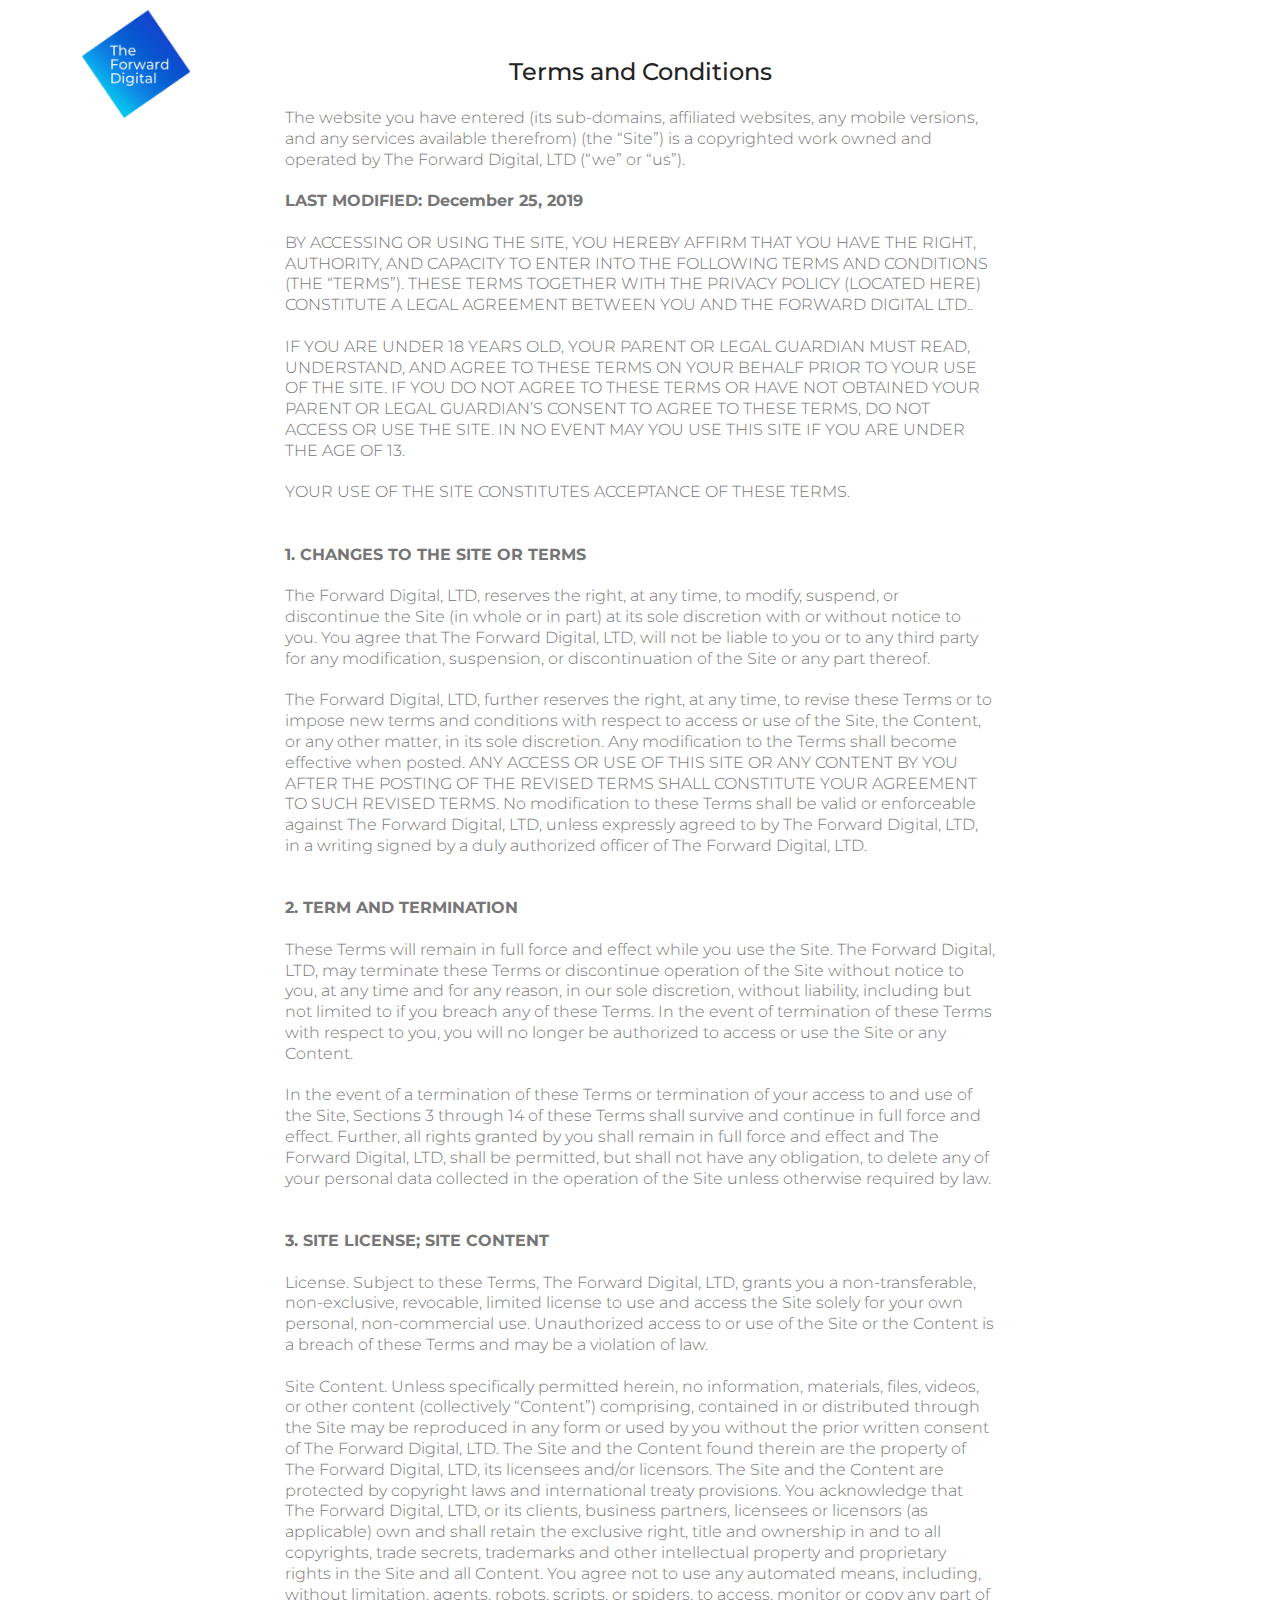
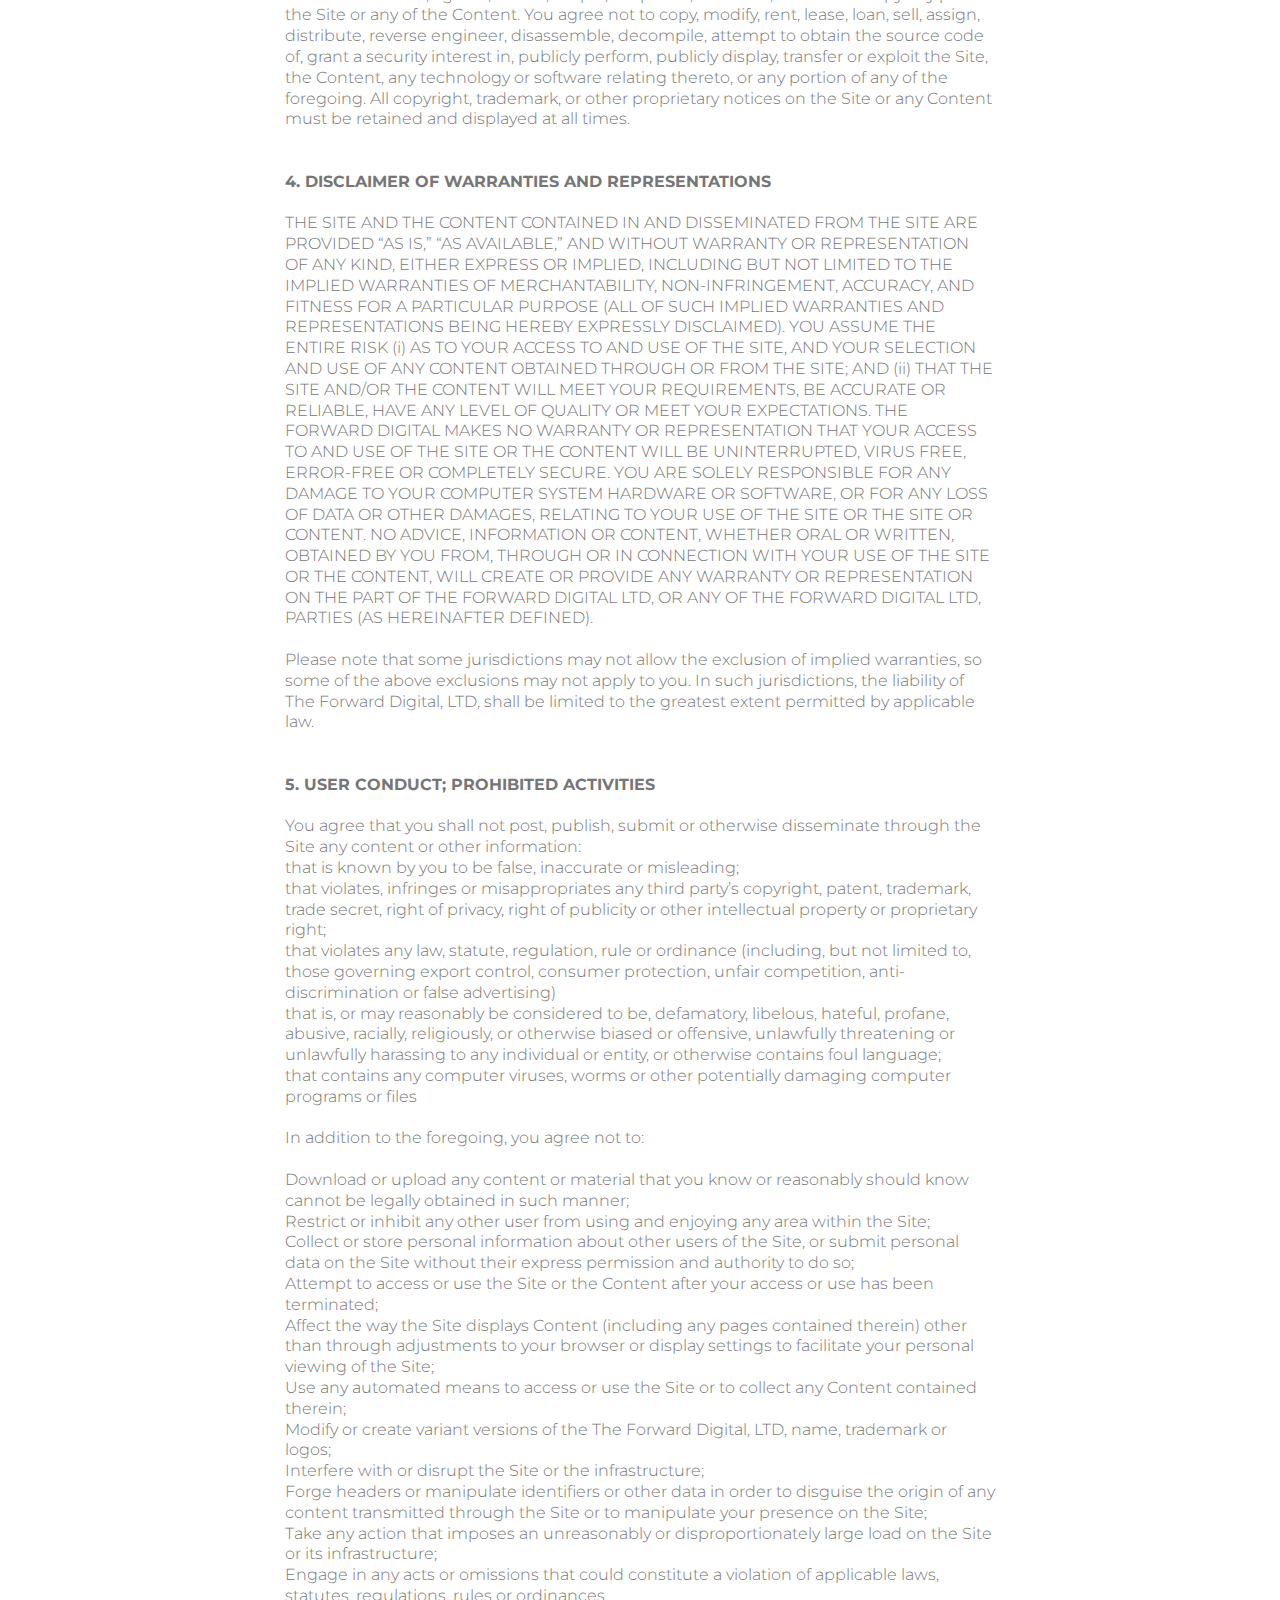
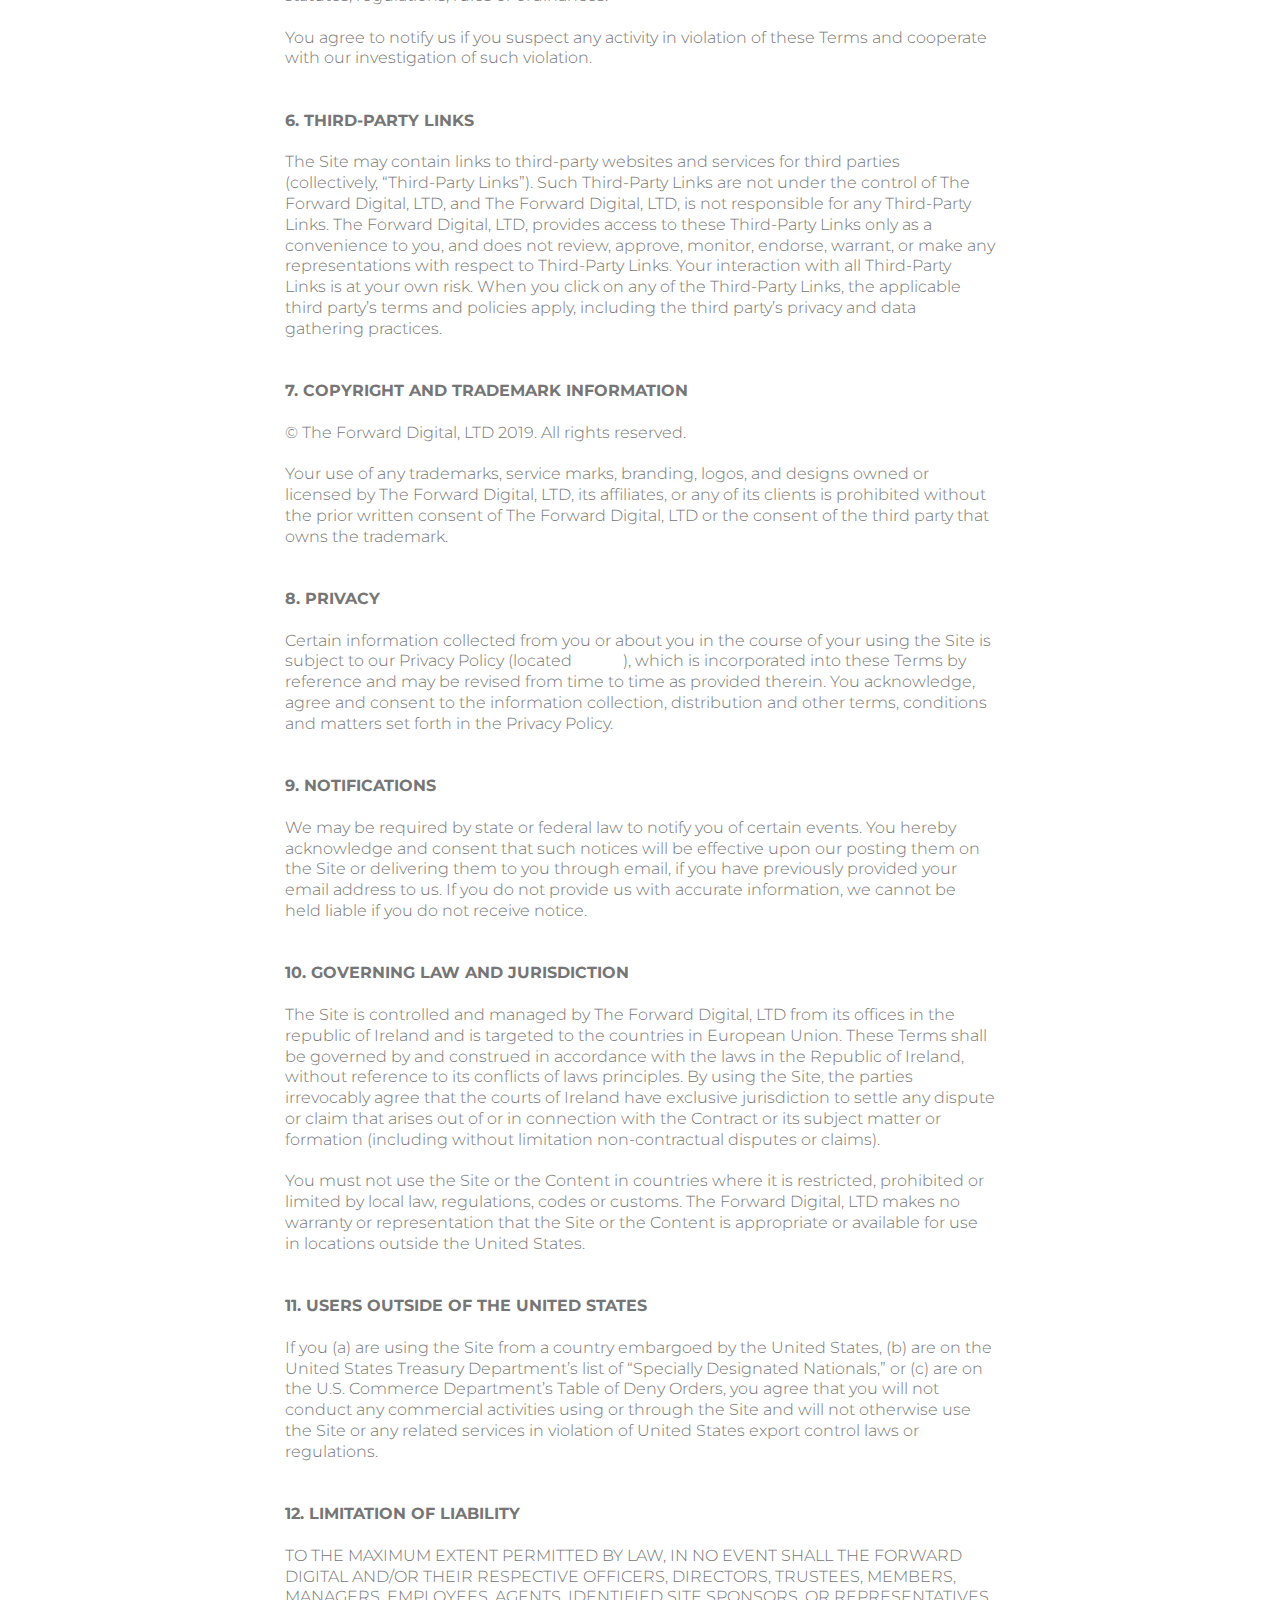
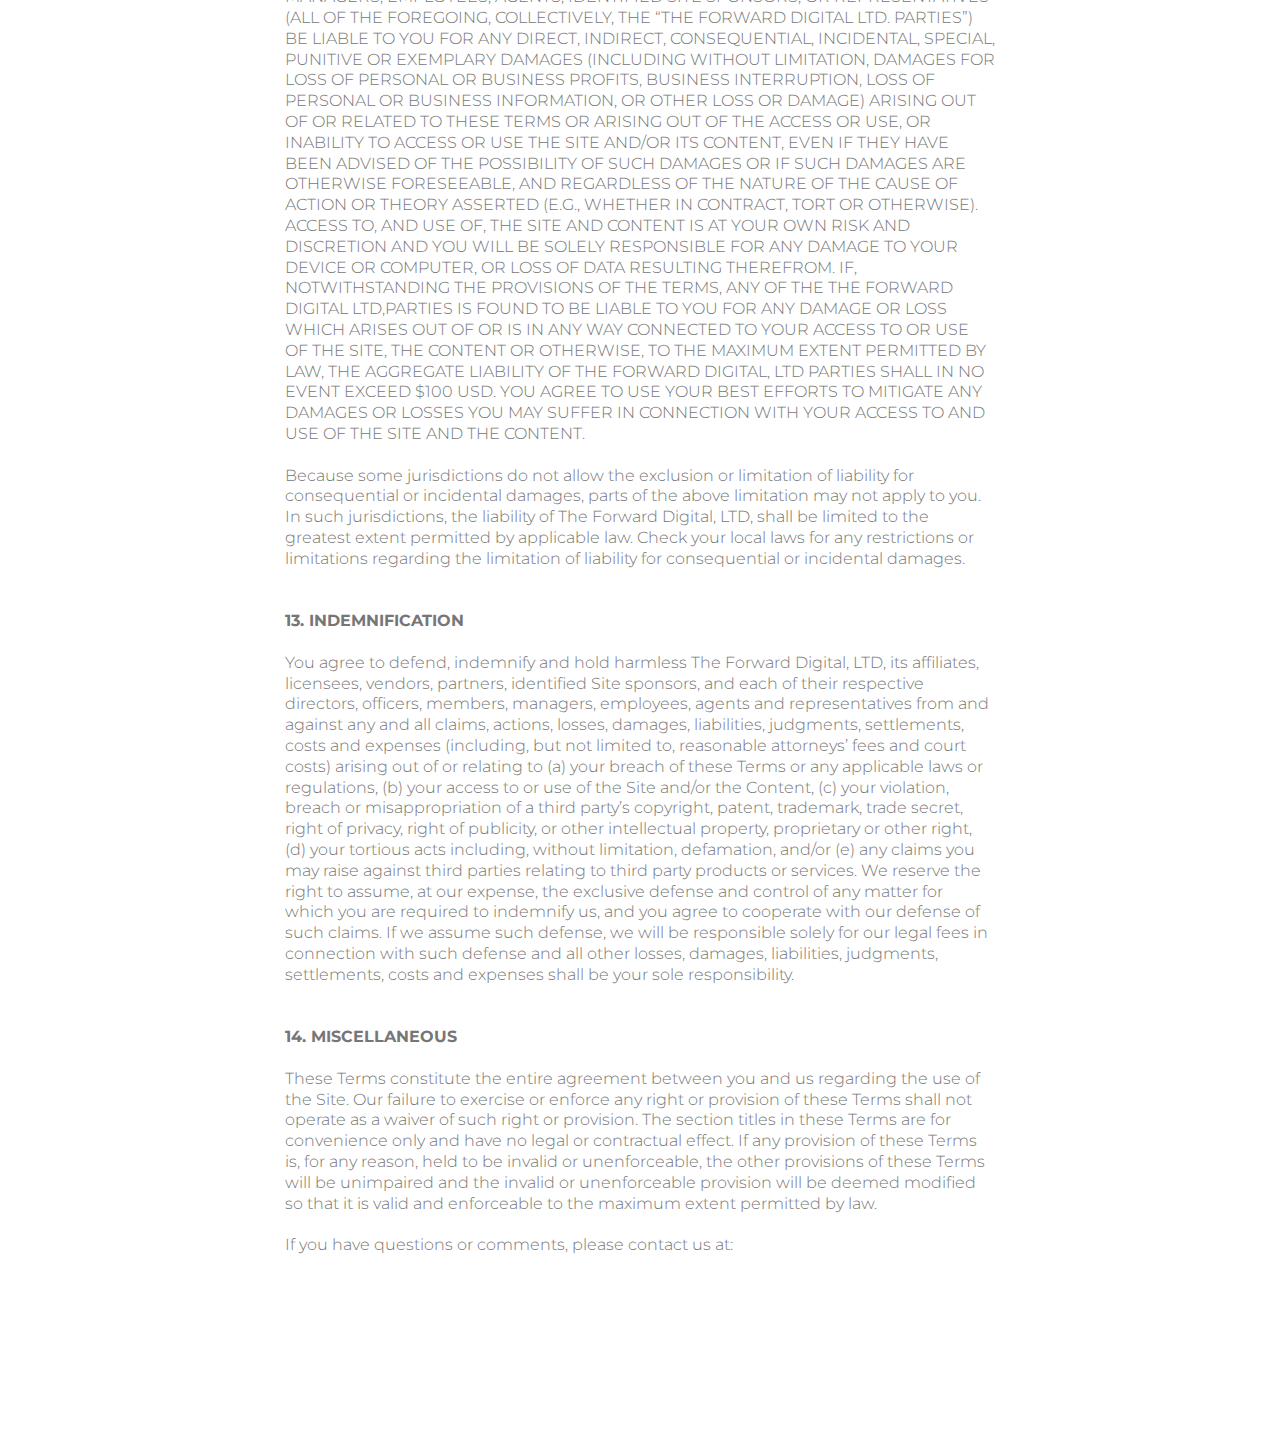
<file: terms.html>
<!DOCTYPE html>
<html  >
<head>
  <!-- Site made with Mobirise Website Builder v4.11.6, https://mobirise.com -->
  <meta charset="UTF-8">
  <meta http-equiv="X-UA-Compatible" content="IE=edge">
  <meta name="generator" content="Mobirise v4.11.6, mobirise.com">
  <meta name="viewport" content="width=device-width, initial-scale=1, minimum-scale=1">
  <link rel="shortcut icon" href="assets/images/theforwarddigital2-122x122.png" type="image/x-icon">
  <meta name="description" content="Terms and Conditions | The Forward Digital">
  
  <title>Terms and Conditions | The Forward Digital</title>
  <link rel="stylesheet" href="assets/web/assets/mobirise-icons/mobirise-icons.css">
  <link rel="stylesheet" href="assets/bootstrap/css/bootstrap.min.css">
  <link rel="stylesheet" href="assets/bootstrap/css/bootstrap-grid.min.css">
  <link rel="stylesheet" href="assets/bootstrap/css/bootstrap-reboot.min.css">
  <link rel="stylesheet" href="assets/socicon/css/styles.css">
  <link rel="stylesheet" href="assets/tether/tether.min.css">
  <link rel="stylesheet" href="assets/dropdown/css/style.css">
  <link rel="stylesheet" href="assets/animatecss/animate.min.css">
  <link rel="stylesheet" href="assets/theme/css/style.css">
  <link rel="preload" as="style" href="assets/mobirise/css/mbr-additional.css"><link rel="stylesheet" href="assets/mobirise/css/mbr-additional.css" type="text/css">
  
  
  
</head>
<body>
  <section class="menu cid-rLMud5u321" once="menu" id="menu1-1f">

    

    <nav class="navbar navbar-expand beta-menu navbar-dropdown align-items-center navbar-fixed-top navbar-toggleable-sm bg-color transparent">
        <button class="navbar-toggler navbar-toggler-right" type="button" data-toggle="collapse" data-target="#navbarSupportedContent" aria-controls="navbarSupportedContent" aria-expanded="false" aria-label="Toggle navigation">
            <div class="hamburger">
                <span></span>
                <span></span>
                <span></span>
                <span></span>
            </div>
        </button>
        <div class="menu-logo">
            <div class="navbar-brand">
                <span class="navbar-logo">
                    <a href="https://www.theforwarddigital.com">
                         <img src="assets/images/theforwarddigital2-122x122.png" alt="The Forward Digital " title="The Forward Digital " style="height: 7rem;">
                    </a>
                </span>
                <span class="navbar-caption-wrap"><a class="navbar-caption text-white display-5" href="https://www.theforwarddigital.com"><span style="font-weight: normal;">
                        The Forward Digital</span></a></span>
            </div>
        </div>
        <div class="collapse navbar-collapse" id="navbarSupportedContent">
            
            
        </div>
    </nav>
</section>

<section class="engine"><a href="https://mobirise.info/r">free bootstrap template</a></section><section class="mbr-section content4 cid-rLMx0GxRJ4" id="content4-1g">

    

    <div class="container">
        <div class="media-container-row">
            <div class="title col-12 col-md-8">
                <h2 class="align-center pb-3 mbr-fonts-style display-5">
                    Terms and Conditions</h2>
                <h3 class="mbr-section-subtitle align-center mbr-light mbr-fonts-style display-7"><div>The website you have entered (its sub-domains, affiliated websites, any mobile versions, and any services available therefrom) (the “Site”) is a copyrighted work owned and operated by The Forward Digital, LTD (“we” or “us”).
</div><div>&nbsp;
</div><div><strong>LAST MODIFIED: December 25, 2019
</strong></div><div>&nbsp;
</div><div>BY ACCESSING OR USING THE SITE, YOU HEREBY AFFIRM THAT YOU HAVE THE RIGHT, AUTHORITY, AND CAPACITY TO ENTER INTO THE FOLLOWING TERMS AND CONDITIONS (THE “TERMS”). THESE TERMS TOGETHER WITH THE PRIVACY POLICY (LOCATED HERE) CONSTITUTE A LEGAL AGREEMENT BETWEEN YOU AND THE FORWARD DIGITAL LTD..
</div><div>&nbsp;
</div><div>IF YOU ARE UNDER 18 YEARS OLD, YOUR PARENT OR LEGAL GUARDIAN MUST READ, UNDERSTAND, AND AGREE TO THESE TERMS ON YOUR BEHALF PRIOR TO YOUR USE OF THE SITE. IF YOU DO NOT AGREE TO THESE TERMS OR HAVE NOT OBTAINED YOUR PARENT OR LEGAL GUARDIAN’S CONSENT TO AGREE TO THESE TERMS, DO NOT ACCESS OR USE THE SITE. IN NO EVENT MAY YOU USE THIS SITE IF YOU ARE UNDER THE AGE OF 13.
</div><div>&nbsp;
</div><div>YOUR USE OF THE SITE CONSTITUTES ACCEPTANCE OF THESE TERMS.
</div><div>&nbsp;</div><br><div>
</div><div><strong>1. CHANGES TO THE SITE OR TERMS
</strong></div><div>&nbsp;
</div><div>The Forward Digital, LTD, reserves the right, at any time, to modify, suspend, or discontinue the Site (in whole or in part) at its sole discretion with or without notice to you. You agree that The Forward Digital, LTD, will not be liable to you or to any third party for any modification, suspension, or discontinuation of the Site or any part thereof.
</div><div>&nbsp;
</div><div>The Forward Digital, LTD, further reserves the right, at any time, to revise these Terms or to impose new terms and conditions with respect to access or use of the Site, the Content, or any other matter, in its sole discretion. Any modification to the Terms shall become effective when posted. ANY ACCESS OR USE OF THIS SITE OR ANY CONTENT BY YOU AFTER THE POSTING OF THE REVISED TERMS SHALL CONSTITUTE YOUR AGREEMENT TO SUCH REVISED TERMS. No modification to these Terms shall be valid or enforceable against The Forward Digital, LTD, unless expressly agreed to by The Forward Digital, LTD, in a writing signed by a duly authorized officer of The Forward Digital, LTD.
</div><div>&nbsp;</div><br><div>
</div><div><strong>2. TERM AND TERMINATION
</strong></div><div>&nbsp;
</div><div>These Terms will remain in full force and effect while you use the Site. The Forward Digital, LTD, may terminate these Terms or discontinue operation of the Site without notice to you, at any time and for any reason, in our sole discretion, without liability, including but not limited to if you breach any of these Terms. In the event of termination of these Terms with respect to you, you will no longer be authorized to access or use the Site or any Content.
</div><div>&nbsp;
</div><div>In the event of a termination of these Terms or termination of your access to and use of the Site, Sections 3 through 14 of these Terms shall survive and continue in full force and effect. Further, all rights granted by you shall remain in full force and effect and The Forward Digital, LTD, shall be permitted, but shall not have any obligation, to delete any of your personal data collected in the operation of the Site unless otherwise required by law.
</div><div>&nbsp;</div><br><div>
</div><div><strong>3. SITE LICENSE; SITE CONTENT
</strong></div><div>&nbsp;
</div><div>License. Subject to these Terms, The Forward Digital, LTD, grants you a non-transferable, non-exclusive, revocable, limited license to use and access the Site solely for your own personal, non-commercial use. Unauthorized access to or use of the Site or the Content is a breach of these Terms and may be a violation of law.
</div><div>&nbsp; &nbsp; &nbsp; &nbsp; &nbsp; &nbsp;
</div><div>Site Content. Unless specifically permitted herein, no information, materials, files, videos, or other content (collectively “Content”) comprising, contained in or distributed through the Site may be reproduced in any form or used by you without the prior written consent of The Forward Digital, LTD. The Site and the Content found therein are the property of The Forward Digital, LTD, its licensees and/or licensors. The Site and the Content are protected by copyright laws and international treaty provisions. You acknowledge that The Forward Digital, LTD, or its clients, business partners, licensees or licensors (as applicable) own and shall retain the exclusive right, title and ownership in and to all copyrights, trade secrets, trademarks and other intellectual property and proprietary rights in the Site and all Content. You agree not to use any automated means, including, without limitation, agents, robots, scripts, or spiders, to access, monitor or copy any part of the Site or any of the Content. You agree not to copy, modify, rent, lease, loan, sell, assign, distribute, reverse engineer, disassemble, decompile, attempt to obtain the source code of, grant a security interest in, publicly perform, publicly display, transfer or exploit the Site, the Content, any technology or software relating thereto, or any portion of any of the foregoing. All copyright, trademark, or other proprietary notices on the Site or any Content must be retained and displayed at all times.
</div><div>&nbsp;</div><br><div>
</div><div><strong>4. DISCLAIMER OF WARRANTIES AND REPRESENTATIONS
</strong></div><div>&nbsp;
</div><div>THE SITE AND THE CONTENT CONTAINED IN AND DISSEMINATED FROM THE SITE ARE PROVIDED “AS IS,” “AS AVAILABLE,” AND WITHOUT WARRANTY OR REPRESENTATION OF ANY KIND, EITHER EXPRESS OR IMPLIED, INCLUDING BUT NOT LIMITED TO THE IMPLIED WARRANTIES OF MERCHANTABILITY, NON-INFRINGEMENT, ACCURACY, AND FITNESS FOR A PARTICULAR PURPOSE (ALL OF SUCH IMPLIED WARRANTIES AND REPRESENTATIONS BEING HEREBY EXPRESSLY DISCLAIMED). YOU ASSUME THE ENTIRE RISK (i) AS TO YOUR ACCESS TO AND USE OF THE SITE, AND YOUR SELECTION AND USE OF ANY CONTENT OBTAINED THROUGH OR FROM THE SITE; AND (ii) THAT THE SITE AND/OR THE CONTENT WILL MEET YOUR REQUIREMENTS, BE ACCURATE OR RELIABLE, HAVE ANY LEVEL OF QUALITY OR MEET YOUR EXPECTATIONS. THE FORWARD DIGITAL MAKES NO WARRANTY OR REPRESENTATION THAT YOUR ACCESS TO AND USE OF THE SITE OR THE CONTENT WILL BE UNINTERRUPTED, VIRUS FREE, ERROR-FREE OR COMPLETELY SECURE. YOU ARE SOLELY RESPONSIBLE FOR ANY DAMAGE TO YOUR COMPUTER SYSTEM HARDWARE OR SOFTWARE, OR FOR ANY LOSS OF DATA OR OTHER DAMAGES, RELATING TO YOUR USE OF THE SITE OR THE SITE OR CONTENT. NO ADVICE, INFORMATION OR CONTENT, WHETHER ORAL OR WRITTEN, OBTAINED BY YOU FROM, THROUGH OR IN CONNECTION WITH YOUR USE OF THE SITE OR THE CONTENT, WILL CREATE OR PROVIDE ANY WARRANTY OR REPRESENTATION ON THE PART OF THE FORWARD DIGITAL LTD, OR ANY OF THE FORWARD DIGITAL LTD, PARTIES (AS HEREINAFTER DEFINED).
</div><div>&nbsp;
</div><div>Please note that some jurisdictions may not allow the exclusion of implied warranties, so some of the above exclusions may not apply to you. In such jurisdictions, the liability of The Forward Digital, LTD, shall be limited to the greatest extent permitted by applicable law.
</div><div>&nbsp;</div><br><div>
</div><div><strong>5. USER CONDUCT; PROHIBITED ACTIVITIES 
</strong></div><div>&nbsp;
</div><div>You agree that you shall not post, publish, submit or otherwise disseminate through the Site any content or other information:
</div><div>that is known by you to be false, inaccurate or misleading;
</div><div>that violates, infringes or misappropriates any third party’s copyright, patent, trademark, trade secret, right of privacy, right of publicity or other intellectual property or proprietary right;
</div><div>that violates any law, statute, regulation, rule or ordinance (including, but not limited to, those governing export control, consumer protection, unfair competition, anti-discrimination or false advertising)
</div><div>that is, or may reasonably be considered to be, defamatory, libelous, hateful, profane, abusive, racially, religiously, or otherwise biased or offensive, unlawfully threatening or unlawfully harassing to any individual or entity, or otherwise contains foul language;
</div><div>that contains any computer viruses, worms or other potentially damaging computer programs or files
</div><div>&nbsp;
</div><div>In addition to the foregoing, you agree not to:
</div><div>&nbsp;
</div><div>Download or upload any content or material that you know or reasonably should know cannot be legally obtained in such manner;
</div><div>Restrict or inhibit any other user from using and enjoying any area within the Site;
</div><div>Collect or store personal information about other users of the Site, or submit personal data on the Site without their express permission and authority to do so;
</div><div>Attempt to access or use the Site or the Content after your access or use has been terminated;
</div><div>Affect the way the Site displays Content (including any pages contained therein) other than through adjustments to your browser or display settings to facilitate your personal viewing of the Site;
</div><div>Use any automated means to access or use the Site or to collect any Content contained therein;
</div><div>Modify or create variant versions of the The Forward Digital, LTD, name, trademark or logos;
</div><div>Interfere with or disrupt the Site or the infrastructure;
</div><div>Forge headers or manipulate identifiers or other data in order to disguise the origin of any content transmitted through the Site or to manipulate your presence on the Site;
</div><div>Take any action that imposes an unreasonably or disproportionately large load on the Site or its infrastructure;
</div><div>Engage in any acts or omissions that could constitute a violation of applicable laws, statutes, regulations, rules or ordinances.
</div><div>&nbsp;
</div><div>You agree to notify us if you suspect any activity in violation of these Terms and cooperate with our investigation of such violation.
</div><div><strong><br></strong></div><br><div><strong>6. THIRD-PARTY LINKS 
</strong></div><div>&nbsp;
</div><div>The Site may contain links to third-party websites and services for third parties (collectively, “Third-Party Links”). Such Third-Party Links are not under the control of The Forward Digital, LTD, and The Forward Digital, LTD, is not responsible for any Third-Party Links. The Forward Digital, LTD, provides access to these Third-Party Links only as a convenience to you, and does not review, approve, monitor, endorse, warrant, or make any representations with respect to Third-Party Links. Your interaction with all Third-Party Links is at your own risk. When you click on any of the Third-Party Links, the applicable third party’s terms and policies apply, including the third party’s privacy and data gathering practices.
</div><div>&nbsp;</div><br><div>
</div><div><strong>7. COPYRIGHT AND TRADEMARK INFORMATION 
</strong></div><div>&nbsp;
</div><div>© The Forward Digital, LTD 2019. All rights reserved.
</div><div>&nbsp;
</div><div>Your use of any trademarks, service marks, branding, logos, and designs owned or licensed by The Forward Digital, LTD, its affiliates, or any of its clients is prohibited without the prior written consent of The Forward Digital, LTD or the consent of the third party that owns the trademark.
</div><div>&nbsp;</div><br><div>
</div><div><strong>8. PRIVACY
</strong></div><div>&nbsp;
</div><div>Certain information collected from you or about you in the course of your using the Site is subject to our Privacy Policy (located <a href="privacy-policy.html#footer7-1d" target="_blank">HERE</a>), which is incorporated into these Terms by reference and may be revised from time to time as provided therein. You acknowledge, agree and consent to the information collection, distribution and other terms, conditions and matters set forth in the Privacy Policy.
</div><div>&nbsp;</div><br><div>
</div><div><strong>9. NOTIFICATIONS
</strong></div><div>&nbsp;
</div><div>We may be required by state or federal law to notify you of certain events. You hereby acknowledge and consent that such notices will be effective upon our posting them on the Site or delivering them to you through email, if you have previously provided your email address to us. If you do not provide us with accurate information, we cannot be held liable if you do not receive notice.
</div><div>&nbsp;</div><br><div>
</div><div><strong>10. GOVERNING LAW AND JURISDICTION
</strong></div><div>&nbsp;
</div><div>The Site is controlled and managed by The Forward Digital, LTD from its offices in the republic of Ireland and is targeted to the countries in European Union. These Terms shall be governed by and construed in accordance with the laws in the Republic of Ireland, without reference to its conflicts of laws principles. By using the Site, the parties irrevocably agree that the courts of Ireland have exclusive jurisdiction to settle any dispute or claim that arises out of or in connection with the Contract or its subject matter or formation (including without limitation non-contractual disputes or claims).
</div><div>&nbsp;
</div><div>You must not use the Site or the Content in countries where it is restricted, prohibited or limited by local law, regulations, codes or customs. The Forward Digital, LTD makes no warranty or representation that the Site or the Content is appropriate or available for use in locations outside the United States.
</div><div>&nbsp;</div><br><div>
</div><div><strong>11. USERS OUTSIDE OF THE UNITED STATES
</strong></div><div>&nbsp;
</div><div>If you (a) are using the Site from a country embargoed by the United States, (b) are on the United States Treasury Department’s list of “Specially Designated Nationals,” or (c) are on the U.S. Commerce Department’s Table of Deny Orders, you agree that you will not conduct any commercial activities using or through the Site and will not otherwise use the Site or any related services in violation of United States export control laws or regulations.
</div><div>&nbsp;</div><br><div>
</div><div><strong>12. LIMITATION OF LIABILITY
</strong></div><div>&nbsp;
</div><div>TO THE MAXIMUM EXTENT PERMITTED BY LAW, IN NO EVENT SHALL THE FORWARD DIGITAL AND/OR THEIR RESPECTIVE OFFICERS, DIRECTORS, TRUSTEES, MEMBERS, MANAGERS, EMPLOYEES, AGENTS, IDENTIFIED SITE SPONSORS, OR REPRESENTATIVES (ALL OF THE FOREGOING, COLLECTIVELY, THE “THE FORWARD DIGITAL LTD. PARTIES”) BE LIABLE TO YOU FOR ANY DIRECT, INDIRECT, CONSEQUENTIAL, INCIDENTAL, SPECIAL, PUNITIVE OR EXEMPLARY DAMAGES (INCLUDING WITHOUT LIMITATION, DAMAGES FOR LOSS OF PERSONAL OR BUSINESS PROFITS, BUSINESS INTERRUPTION, LOSS OF PERSONAL OR BUSINESS INFORMATION, OR OTHER LOSS OR DAMAGE) ARISING OUT OF OR RELATED TO THESE TERMS OR ARISING OUT OF THE ACCESS OR USE, OR INABILITY TO ACCESS OR USE THE SITE AND/OR ITS CONTENT, EVEN IF THEY HAVE BEEN ADVISED OF THE POSSIBILITY OF SUCH DAMAGES OR IF SUCH DAMAGES ARE OTHERWISE FORESEEABLE, AND REGARDLESS OF THE NATURE OF THE CAUSE OF ACTION OR THEORY ASSERTED (E.G., WHETHER IN CONTRACT, TORT OR OTHERWISE). ACCESS TO, AND USE OF, THE SITE AND CONTENT IS AT YOUR OWN RISK AND DISCRETION AND YOU WILL BE SOLELY RESPONSIBLE FOR ANY DAMAGE TO YOUR DEVICE OR COMPUTER, OR LOSS OF DATA RESULTING THEREFROM. IF, NOTWITHSTANDING THE PROVISIONS OF THE TERMS, ANY OF THE THE FORWARD DIGITAL LTD,PARTIES IS FOUND TO BE LIABLE TO YOU FOR ANY DAMAGE OR LOSS WHICH ARISES OUT OF OR IS IN ANY WAY CONNECTED TO YOUR ACCESS TO OR USE OF THE SITE, THE CONTENT OR OTHERWISE, TO THE MAXIMUM EXTENT PERMITTED BY LAW, THE AGGREGATE LIABILITY OF THE FORWARD DIGITAL, LTD PARTIES SHALL IN NO EVENT EXCEED $100 USD. YOU AGREE TO USE YOUR BEST EFFORTS TO MITIGATE ANY DAMAGES OR LOSSES YOU MAY SUFFER IN CONNECTION WITH YOUR ACCESS TO AND USE OF THE SITE AND THE CONTENT.
</div><div>&nbsp;
</div><div>Because some jurisdictions do not allow the exclusion or limitation of liability for consequential or incidental damages, parts of the above limitation may not apply to you. In such jurisdictions, the liability of The Forward Digital, LTD, shall be limited to the greatest extent permitted by applicable law. Check your local laws for any restrictions or limitations regarding the limitation of liability for consequential or incidental damages.
</div><div>&nbsp;</div><br><div>
</div><div><strong>13. INDEMNIFICATION
</strong></div><div>&nbsp;
</div><div>You agree to defend, indemnify and hold harmless The Forward Digital, LTD, its affiliates, licensees, vendors, partners, identified Site sponsors, and each of their respective directors, officers, members, managers, employees, agents and representatives from and against any and all claims, actions, losses, damages, liabilities, judgments, settlements, costs and expenses (including, but not limited to, reasonable attorneys’ fees and court costs) arising out of or relating to (a) your breach of these Terms or any applicable laws or regulations, (b) your access to or use of the Site and/or the Content, (c) your violation, breach or misappropriation of a third party’s copyright, patent, trademark, trade secret, right of privacy, right of publicity, or other intellectual property, proprietary or other right, (d) your tortious acts including, without limitation, defamation, and/or (e) any claims you may raise against third parties relating to third party products or services. We reserve the right to assume, at our expense, the exclusive defense and control of any matter for which you are required to indemnify us, and you agree to cooperate with our defense of such claims. If we assume such defense, we will be responsible solely for our legal fees in connection with such defense and all other losses, damages, liabilities, judgments, settlements, costs and expenses shall be your sole responsibility.
</div><div>&nbsp;</div><br><div>
</div><div><strong>14. MISCELLANEOUS
</strong></div><div>&nbsp;
</div><div>These Terms constitute the entire agreement between you and us regarding the use of the Site. Our failure to exercise or enforce any right or provision of these Terms shall not operate as a waiver of such right or provision. The section titles in these Terms are for convenience only and have no legal or contractual effect. If any provision of these Terms is, for any reason, held to be invalid or unenforceable, the other provisions of these Terms will be unimpaired and the invalid or unenforceable provision will be deemed modified so that it is valid and enforceable to the maximum extent permitted by law.</div><br><div>
</div><div>If you have questions or comments, please contact us at: <strong><a href="mailto:terms@theforwaarddigital.com">terms@theforwarddigital.com</a>
</strong></div><div>
</div><div><br></div></h3>
                
            </div>
        </div>
    </div>
</section>

<section once="footers" class="cid-rLMmaREmlL mbr-reveal" id="footer7-1b">

    

    

    <div class="container">
        <div class="media-container-row align-center mbr-white">
            <div class="row row-links">
                <ul class="foot-menu">
                    
                    
                    
                    
                    
                <li class="foot-menu-item mbr-fonts-style display-7"><a href="privacy-policy.html#content4-1e" target="_blank">Privacy Policy</a></li><li class="foot-menu-item mbr-fonts-style display-7"><a href="terms.html#footer7-1b" target="_blank"></a><a href="terms.html#content4-1g" target="_blank">Terms of use</a></li><li class="foot-menu-item mbr-fonts-style display-7"><a href="copyright-policy.html#content4-1h" target="_blank">Copyright policy</a></li></ul>
            </div>
            
            <div class="row row-copirayt">
                <p class="mbr-text mb-0 mbr-fonts-style mbr-white align-center display-7">
                    © Copyright 2019 The Forward Digital LTD. - All Rights Reserved
                </p>
            </div>
        </div>
    </div>
</section>


  <script src="assets/web/assets/jquery/jquery.min.js"></script>
  <script src="assets/popper/popper.min.js"></script>
  <script src="assets/bootstrap/js/bootstrap.min.js"></script>
  <script src="assets/smoothscroll/smooth-scroll.js"></script>
  <script src="assets/tether/tether.min.js"></script>
  <script src="assets/viewportchecker/jquery.viewportchecker.js"></script>
  <script src="assets/dropdown/js/nav-dropdown.js"></script>
  <script src="assets/dropdown/js/navbar-dropdown.js"></script>
  <script src="assets/touchswipe/jquery.touch-swipe.min.js"></script>
  <script src="assets/theme/js/script.js"></script>
  
  
 <div id="scrollToTop" class="scrollToTop mbr-arrow-up"><a style="text-align: center;"><i class="mbr-arrow-up-icon mbr-arrow-up-icon-cm cm-icon cm-icon-smallarrow-up"></i></a></div>
    <input name="animation" type="hidden">
  </body>
</html>
</file>
<file: assets/web/assets/mobirise-icons/mobirise-icons.css>
@font-face {
  font-family: 'MobiriseIcons';
  src:  url('mobirise-icons.eot?spat4u');
  src:  url('mobirise-icons.eot?spat4u#iefix') format('embedded-opentype'),
    url('mobirise-icons.ttf?spat4u') format('truetype'),
    url('mobirise-icons.woff?spat4u') format('woff'),
    url('mobirise-icons.svg?spat4u#MobiriseIcons') format('svg');
  font-weight: normal;
  font-style: normal;
  font-display: swap;
}

[class^="mbri-"], [class*=" mbri-"] {
  /* use !important to prevent issues with browser extensions that change fonts */
  font-family: MobiriseIcons !important;
  speak: none;
  font-style: normal;
  font-weight: normal;
  font-variant: normal;
  text-transform: none;
  line-height: 1;

  /* Better Font Rendering =========== */
  -webkit-font-smoothing: antialiased;
  -moz-osx-font-smoothing: grayscale;
}

.mbri-add-submenu:before {
  content: "\e900";
}
.mbri-alert:before {
  content: "\e901";
}
.mbri-align-center:before {
  content: "\e902";
}
.mbri-align-justify:before {
  content: "\e903";
}
.mbri-align-left:before {
  content: "\e904";
}
.mbri-align-right:before {
  content: "\e905";
}
.mbri-android:before {
  content: "\e906";
}
.mbri-apple:before {
  content: "\e907";
}
.mbri-arrow-down:before {
  content: "\e908";
}
.mbri-arrow-next:before {
  content: "\e909";
}
.mbri-arrow-prev:before {
  content: "\e90a";
}
.mbri-arrow-up:before {
  content: "\e90b";
}
.mbri-bold:before {
  content: "\e90c";
}
.mbri-bookmark:before {
  content: "\e90d";
}
.mbri-bootstrap:before {
  content: "\e90e";
}
.mbri-briefcase:before {
  content: "\e90f";
}
.mbri-browse:before {
  content: "\e910";
}
.mbri-bulleted-list:before {
  content: "\e911";
}
.mbri-calendar:before {
  content: "\e912";
}
.mbri-camera:before {
  content: "\e913";
}
.mbri-cart-add:before {
  content: "\e914";
}
.mbri-cart-full:before {
  content: "\e915";
}
.mbri-cash:before {
  content: "\e916";
}
.mbri-change-style:before {
  content: "\e917";
}
.mbri-chat:before {
  content: "\e918";
}
.mbri-clock:before {
  content: "\e919";
}
.mbri-close:before {
  content: "\e91a";
}
.mbri-cloud:before {
  content: "\e91b";
}
.mbri-code:before {
  content: "\e91c";
}
.mbri-contact-form:before {
  content: "\e91d";
}
.mbri-credit-card:before {
  content: "\e91e";
}
.mbri-cursor-click:before {
  content: "\e91f";
}
.mbri-cust-feedback:before {
  content: "\e920";
}
.mbri-database:before {
  content: "\e921";
}
.mbri-delivery:before {
  content: "\e922";
}
.mbri-desktop:before {
  content: "\e923";
}
.mbri-devices:before {
  content: "\e924";
}
.mbri-down:before {
  content: "\e925";
}
.mbri-download:before {
  content: "\e989";
}
.mbri-drag-n-drop:before {
  content: "\e927";
}
.mbri-drag-n-drop2:before {
  content: "\e928";
}
.mbri-edit:before {
  content: "\e929";
}
.mbri-edit2:before {
  content: "\e92a";
}
.mbri-error:before {
  content: "\e92b";
}
.mbri-extension:before {
  content: "\e92c";
}
.mbri-features:before {
  content: "\e92d";
}
.mbri-file:before {
  content: "\e92e";
}
.mbri-flag:before {
  content: "\e92f";
}
.mbri-folder:before {
  content: "\e930";
}
.mbri-gift:before {
  content: "\e931";
}
.mbri-github:before {
  content: "\e932";
}
.mbri-globe:before {
  content: "\e933";
}
.mbri-globe-2:before {
  content: "\e934";
}
.mbri-growing-chart:before {
  content: "\e935";
}
.mbri-hearth:before {
  content: "\e936";
}
.mbri-help:before {
  content: "\e937";
}
.mbri-home:before {
  content: "\e938";
}
.mbri-hot-cup:before {
  content: "\e939";
}
.mbri-idea:before {
  content: "\e93a";
}
.mbri-image-gallery:before {
  content: "\e93b";
}
.mbri-image-slider:before {
  content: "\e93c";
}
.mbri-info:before {
  content: "\e93d";
}
.mbri-italic:before {
  content: "\e93e";
}
.mbri-key:before {
  content: "\e93f";
}
.mbri-laptop:before {
  content: "\e940";
}
.mbri-layers:before {
  content: "\e941";
}
.mbri-left-right:before {
  content: "\e942";
}
.mbri-left:before {
  content: "\e943";
}
.mbri-letter:before {
  content: "\e944";
}
.mbri-like:before {
  content: "\e945";
}
.mbri-link:before {
  content: "\e946";
}
.mbri-lock:before {
  content: "\e947";
}
.mbri-login:before {
  content: "\e948";
}
.mbri-logout:before {
  content: "\e949";
}
.mbri-magic-stick:before {
  content: "\e94a";
}
.mbri-map-pin:before {
  content: "\e94b";
}
.mbri-menu:before {
  content: "\e94c";
}
.mbri-mobile:before {
  content: "\e94d";
}
.mbri-mobile2:before {
  content: "\e94e";
}
.mbri-mobirise:before {
  content: "\e94f";
}
.mbri-more-horizontal:before {
  content: "\e950";
}
.mbri-more-vertical:before {
  content: "\e951";
}
.mbri-music:before {
  content: "\e952";
}
.mbri-new-file:before {
  content: "\e953";
}
.mbri-numbered-list:before {
  content: "\e954";
}
.mbri-opened-folder:before {
  content: "\e955";
}
.mbri-pages:before {
  content: "\e956";
}
.mbri-paper-plane:before {
  content: "\e957";
}
.mbri-paperclip:before {
  content: "\e958";
}
.mbri-photo:before {
  content: "\e959";
}
.mbri-photos:before {
  content: "\e95a";
}
.mbri-pin:before {
  content: "\e95b";
}
.mbri-play:before {
  content: "\e95c";
}
.mbri-plus:before {
  content: "\e95d";
}
.mbri-preview:before {
  content: "\e95e";
}
.mbri-print:before {
  content: "\e95f";
}
.mbri-protect:before {
  content: "\e960";
}
.mbri-question:before {
  content: "\e961";
}
.mbri-quote-left:before {
  content: "\e962";
}
.mbri-quote-right:before {
  content: "\e963";
}
.mbri-refresh:before {
  content: "\e964";
}
.mbri-responsive:before {
  content: "\e965";
}
.mbri-right:before {
  content: "\e966";
}
.mbri-rocket:before {
  content: "\e967";
}
.mbri-sad-face:before {
  content: "\e968";
}
.mbri-sale:before {
  content: "\e969";
}
.mbri-save:before {
  content: "\e96a";
}
.mbri-search:before {
  content: "\e96b";
}
.mbri-setting:before {
  content: "\e96c";
}
.mbri-setting2:before {
  content: "\e96d";
}
.mbri-setting3:before {
  content: "\e96e";
}
.mbri-share:before {
  content: "\e96f";
}
.mbri-shopping-bag:before {
  content: "\e970";
}
.mbri-shopping-basket:before {
  content: "\e971";
}
.mbri-shopping-cart:before {
  content: "\e972";
}
.mbri-sites:before {
  content: "\e973";
}
.mbri-smile-face:before {
  content: "\e974";
}
.mbri-speed:before {
  content: "\e975";
}
.mbri-star:before {
  content: "\e976";
}
.mbri-success:before {
  content: "\e977";
}
.mbri-sun:before {
  content: "\e978";
}
.mbri-sun2:before {
  content: "\e979";
}
.mbri-tablet:before {
  content: "\e97a";
}
.mbri-tablet-vertical:before {
  content: "\e97b";
}
.mbri-target:before {
  content: "\e97c";
}
.mbri-timer:before {
  content: "\e97d";
}
.mbri-to-ftp:before {
  content: "\e97e";
}
.mbri-to-local-drive:before {
  content: "\e97f";
}
.mbri-touch-swipe:before {
  content: "\e980";
}
.mbri-touch:before {
  content: "\e981";
}
.mbri-trash:before {
  content: "\e982";
}
.mbri-underline:before {
  content: "\e983";
}
.mbri-unlink:before {
  content: "\e984";
}
.mbri-unlock:before {
  content: "\e985";
}
.mbri-up-down:before {
  content: "\e986";
}
.mbri-up:before {
  content: "\e987";
}
.mbri-update:before {
  content: "\e988";
}
.mbri-upload:before {
 content: "\e926"; 
}
.mbri-user:before {
  content: "\e98a";
}
.mbri-user2:before {
  content: "\e98b";
}
.mbri-users:before {
  content: "\e98c";
}
.mbri-video:before {
  content: "\e98d";
}
.mbri-video-play:before {
  content: "\e98e";
}
.mbri-watch:before {
  content: "\e98f";
}
.mbri-website-theme:before {
  content: "\e990";
}
.mbri-wifi:before {
  content: "\e991";
}
.mbri-windows:before {
  content: "\e992";
}
.mbri-zoom-out:before {
  content: "\e993";
}
.mbri-redo:before {
  content: "\e994";
}
.mbri-undo:before {
  content: "\e995";
}
</file>
<file: assets/web/assets/mobirise-icons2/mobirise2.css>
@font-face {
  font-family: 'Moririse2';
  font-display: swap;
  src:  url('mobirise2.eot?f2bix4');
  src:  url('mobirise2.eot?f2bix4#iefix') format('embedded-opentype'),
    url('mobirise2.ttf?f2bix4') format('truetype'),
    url('mobirise2.woff?f2bix4') format('woff'),
    url('mobirise2.svg?f2bix4#mobirise2') format('svg');
  font-weight: normal;
  font-style: normal;
}

[class^="mobi-"], [class*=" mobi-"] {
  /* use !important to prevent issues with browser extensions that change fonts */
  font-family: 'Moririse2' !important;
  speak: none;
  font-style: normal;
  font-weight: normal;
  font-variant: normal;
  text-transform: none;
  line-height: 1;

  /* Better Font Rendering =========== */
  -webkit-font-smoothing: antialiased;
  -moz-osx-font-smoothing: grayscale;
}

.mobi-mbri-add-submenu:before {
  content: "\e900";
}
.mobi-mbri-alert:before {
  content: "\e901";
}
.mobi-mbri-align-center:before {
  content: "\e902";
}
.mobi-mbri-align-justify:before {
  content: "\e903";
}
.mobi-mbri-align-left:before {
  content: "\e904";
}
.mobi-mbri-align-right:before {
  content: "\e905";
}
.mobi-mbri-android:before {
  content: "\e906";
}
.mobi-mbri-apple:before {
  content: "\e907";
}
.mobi-mbri-arrow-down:before {
  content: "\e908";
}
.mobi-mbri-arrow-next:before {
  content: "\e909";
}
.mobi-mbri-arrow-prev:before {
  content: "\e90a";
}
.mobi-mbri-arrow-up:before {
  content: "\e90b";
}
.mobi-mbri-bold:before {
  content: "\e90c";
}
.mobi-mbri-bookmark:before {
  content: "\e90d";
}
.mobi-mbri-bootstrap:before {
  content: "\e90e";
}
.mobi-mbri-briefcase:before {
  content: "\e90f";
}
.mobi-mbri-browse:before {
  content: "\e910";
}
.mobi-mbri-bulleted-list:before {
  content: "\e911";
}
.mobi-mbri-calendar:before {
  content: "\e912";
}
.mobi-mbri-camera:before {
  content: "\e913";
}
.mobi-mbri-cart-add:before {
  content: "\e914";
}
.mobi-mbri-cart-full:before {
  content: "\e915";
}
.mobi-mbri-cash:before {
  content: "\e916";
}
.mobi-mbri-change-style:before {
  content: "\e917";
}
.mobi-mbri-chat:before {
  content: "\e918";
}
.mobi-mbri-clock:before {
  content: "\e919";
}
.mobi-mbri-close:before {
  content: "\e91a";
}
.mobi-mbri-cloud:before {
  content: "\e91b";
}
.mobi-mbri-code:before {
  content: "\e91c";
}
.mobi-mbri-contact-form:before {
  content: "\e91d";
}
.mobi-mbri-credit-card:before {
  content: "\e91e";
}
.mobi-mbri-cursor-click:before {
  content: "\e91f";
}
.mobi-mbri-cust-feedback:before {
  content: "\e920";
}
.mobi-mbri-database:before {
  content: "\e921";
}
.mobi-mbri-delivery:before {
  content: "\e922";
}
.mobi-mbri-desktop:before {
  content: "\e923";
}
.mobi-mbri-devices:before {
  content: "\e924";
}
.mobi-mbri-down:before {
  content: "\e925";
}
.mobi-mbri-download-2:before {
  content: "\e926";
}
.mobi-mbri-download:before {
  content: "\e927";
}
.mobi-mbri-drag-n-drop-2:before {
  content: "\e928";
}
.mobi-mbri-drag-n-drop:before {
  content: "\e929";
}
.mobi-mbri-edit-2:before {
  content: "\e92a";
}
.mobi-mbri-edit:before {
  content: "\e92b";
}
.mobi-mbri-error:before {
  content: "\e92c";
}
.mobi-mbri-extension:before {
  content: "\e92d";
}
.mobi-mbri-features:before {
  content: "\e92e";
}
.mobi-mbri-file:before {
  content: "\e92f";
}
.mobi-mbri-flag:before {
  content: "\e930";
}
.mobi-mbri-folder:before {
  content: "\e931";
}
.mobi-mbri-gift:before {
  content: "\e932";
}
.mobi-mbri-github:before {
  content: "\e933";
}
.mobi-mbri-globe-2:before {
  content: "\e934";
}
.mobi-mbri-globe:before {
  content: "\e935";
}
.mobi-mbri-growing-chart:before {
  content: "\e936";
}
.mobi-mbri-hearth:before {
  content: "\e937";
}
.mobi-mbri-help:before {
  content: "\e938";
}
.mobi-mbri-home:before {
  content: "\e939";
}
.mobi-mbri-hot-cup:before {
  content: "\e93a";
}
.mobi-mbri-idea:before {
  content: "\e93b";
}
.mobi-mbri-image-gallery:before {
  content: "\e93c";
}
.mobi-mbri-image-slider:before {
  content: "\e93d";
}
.mobi-mbri-info:before {
  content: "\e93e";
}
.mobi-mbri-italic:before {
  content: "\e93f";
}
.mobi-mbri-key:before {
  content: "\e940";
}
.mobi-mbri-laptop:before {
  content: "\e941";
}
.mobi-mbri-layers:before {
  content: "\e942";
}
.mobi-mbri-left-right:before {
  content: "\e943";
}
.mobi-mbri-left:before {
  content: "\e944";
}
.mobi-mbri-letter:before {
  content: "\e945";
}
.mobi-mbri-like:before {
  content: "\e946";
}
.mobi-mbri-link:before {
  content: "\e947";
}
.mobi-mbri-lock:before {
  content: "\e948";
}
.mobi-mbri-login:before {
  content: "\e949";
}
.mobi-mbri-logout:before {
  content: "\e94a";
}
.mobi-mbri-magic-stick:before {
  content: "\e94b";
}
.mobi-mbri-map-pin:before {
  content: "\e94c";
}
.mobi-mbri-menu:before {
  content: "\e94d";
}
.mobi-mbri-mobile-2:before {
  content: "\e94e";
}
.mobi-mbri-mobile-horizontal:before {
  content: "\e94f";
}
.mobi-mbri-mobile:before {
  content: "\e950";
}
.mobi-mbri-mobirise:before {
  content: "\e951";
}
.mobi-mbri-more-horizontal:before {
  content: "\e952";
}
.mobi-mbri-more-vertical:before {
  content: "\e953";
}
.mobi-mbri-music:before {
  content: "\e954";
}
.mobi-mbri-new-file:before {
  content: "\e955";
}
.mobi-mbri-numbered-list:before {
  content: "\e956";
}
.mobi-mbri-opened-folder:before {
  content: "\e957";
}
.mobi-mbri-pages:before {
  content: "\e958";
}
.mobi-mbri-paper-plane:before {
  content: "\e959";
}
.mobi-mbri-paperclip:before {
  content: "\e95a";
}
.mobi-mbri-phone:before {
  content: "\e95b";
}
.mobi-mbri-photo:before {
  content: "\e95c";
}
.mobi-mbri-photos:before {
  content: "\e95d";
}
.mobi-mbri-pin:before {
  content: "\e95e";
}
.mobi-mbri-play:before {
  content: "\e95f";
}
.mobi-mbri-plus:before {
  content: "\e960";
}
.mobi-mbri-preview:before {
  content: "\e961";
}
.mobi-mbri-print:before {
  content: "\e962";
}
.mobi-mbri-protect:before {
  content: "\e963";
}
.mobi-mbri-question:before {
  content: "\e964";
}
.mobi-mbri-quote-left:before {
  content: "\e965";
}
.mobi-mbri-quote-right:before {
  content: "\e966";
}
.mobi-mbri-redo:before {
  content: "\e967";
}
.mobi-mbri-refresh:before {
  content: "\e968";
}
.mobi-mbri-responsive-2:before {
  content: "\e969";
}
.mobi-mbri-responsive:before {
  content: "\e96a";
}
.mobi-mbri-right:before {
  content: "\e96b";
}
.mobi-mbri-rocket:before {
  content: "\e96c";
}
.mobi-mbri-sad-face:before {
  content: "\e96d";
}
.mobi-mbri-sale:before {
  content: "\e96e";
}
.mobi-mbri-save:before {
  content: "\e96f";
}
.mobi-mbri-search:before {
  content: "\e970";
}
.mobi-mbri-setting-2:before {
  content: "\e971";
}
.mobi-mbri-setting-3:before {
  content: "\e972";
}
.mobi-mbri-setting:before {
  content: "\e973";
}
.mobi-mbri-share:before {
  content: "\e974";
}
.mobi-mbri-shopping-bag:before {
  content: "\e975";
}
.mobi-mbri-shopping-basket:before {
  content: "\e976";
}
.mobi-mbri-shopping-cart:before {
  content: "\e977";
}
.mobi-mbri-sites:before {
  content: "\e978";
}
.mobi-mbri-smile-face:before {
  content: "\e979";
}
.mobi-mbri-speed:before {
  content: "\e97a";
}
.mobi-mbri-star:before {
  content: "\e97b";
}
.mobi-mbri-success:before {
  content: "\e97c";
}
.mobi-mbri-sun:before {
  content: "\e97d";
}
.mobi-mbri-sun2:before {
  content: "\e97e";
}
.mobi-mbri-tablet-vertical:before {
  content: "\e97f";
}
.mobi-mbri-tablet:before {
  content: "\e980";
}
.mobi-mbri-target:before {
  content: "\e981";
}
.mobi-mbri-timer:before {
  content: "\e982";
}
.mobi-mbri-to-ftp:before {
  content: "\e983";
}
.mobi-mbri-to-local-drive:before {
  content: "\e984";
}
.mobi-mbri-touch-swipe:before {
  content: "\e985";
}
.mobi-mbri-touch:before {
  content: "\e986";
}
.mobi-mbri-trash:before {
  content: "\e987";
}
.mobi-mbri-underline:before {
  content: "\e988";
}
.mobi-mbri-undo:before {
  content: "\e989";
}
.mobi-mbri-unlink:before {
  content: "\e98a";
}
.mobi-mbri-unlock:before {
  content: "\e98b";
}
.mobi-mbri-up-down:before {
  content: "\e98c";
}
.mobi-mbri-up:before {
  content: "\e98d";
}
.mobi-mbri-update:before {
  content: "\e98e";
}
.mobi-mbri-upload-2:before {
  content: "\e98f";
}
.mobi-mbri-upload:before {
  content: "\e990";
}
.mobi-mbri-user-2:before {
  content: "\e991";
}
.mobi-mbri-user:before {
  content: "\e992";
}
.mobi-mbri-users:before {
  content: "\e993";
}
.mobi-mbri-video-play:before {
  content: "\e994";
}
.mobi-mbri-video:before {
  content: "\e995";
}
.mobi-mbri-watch:before {
  content: "\e996";
}
.mobi-mbri-website-theme-2:before {
  content: "\e997";
}
.mobi-mbri-website-theme:before {
  content: "\e998";
}
.mobi-mbri-wifi:before {
  content: "\e999";
}
.mobi-mbri-windows:before {
  content: "\e99a";
}
.mobi-mbri-zoom-in:before {
  content: "\e99b";
}
.mobi-mbri-zoom-out:before {
  content: "\e99c";
}
</file>
<file: assets/socicon/css/styles.css>
@charset "UTF-8";

@font-face {
  font-family: "socicon";
  src:url("../fonts/socicon.eot");
  src:url("../fonts/socicon.eot?#iefix") format("embedded-opentype"),
    url("../fonts/socicon.woff") format("woff"),
    url("../fonts/socicon.ttf") format("truetype"),
    url("../fonts/socicon.svg#socicon") format("svg");
  font-weight: normal;
  font-style: normal;
  font-display:swap;
}

[data-icon]:before {
  font-family: "socicon" !important;
  content: attr(data-icon);
  font-style: normal !important;
  font-weight: normal !important;
  font-variant: normal !important;
  text-transform: none !important;
  speak: none;
  line-height: 1;
  -webkit-font-smoothing: antialiased;
  -moz-osx-font-smoothing: grayscale;
}

[class^="socicon-"]:before,
[class*=" socicon-"]:before {
  font-family: "socicon" !important;
  font-style: normal !important;
  font-weight: normal !important;
  font-variant: normal !important;
  text-transform: none !important;
  speak: none;
  line-height: 1;
  -webkit-font-smoothing: antialiased;
  -moz-osx-font-smoothing: grayscale;
}

.socicon-modelmayhem:before {
  content: "\e000";
}
.socicon-mixcloud:before {
  content: "\e001";
}
.socicon-drupal:before {
  content: "\e002";
}
.socicon-swarm:before {
  content: "\e003";
}
.socicon-istock:before {
  content: "\e004";
}
.socicon-yammer:before {
  content: "\e005";
}
.socicon-ello:before {
  content: "\e006";
}
.socicon-stackoverflow:before {
  content: "\e007";
}
.socicon-persona:before {
  content: "\e008";
}
.socicon-triplej:before {
  content: "\e009";
}
.socicon-houzz:before {
  content: "\e00a";
}
.socicon-rss:before {
  content: "\e00b";
}
.socicon-paypal:before {
  content: "\e00c";
}
.socicon-odnoklassniki:before {
  content: "\e00d";
}
.socicon-airbnb:before {
  content: "\e00e";
}
.socicon-periscope:before {
  content: "\e00f";
}
.socicon-outlook:before {
  content: "\e010";
}
.socicon-coderwall:before {
  content: "\e011";
}
.socicon-tripadvisor:before {
  content: "\e012";
}
.socicon-appnet:before {
  content: "\e013";
}
.socicon-goodreads:before {
  content: "\e014";
}
.socicon-tripit:before {
  content: "\e015";
}
.socicon-lanyrd:before {
  content: "\e016";
}
.socicon-slideshare:before {
  content: "\e017";
}
.socicon-buffer:before {
  content: "\e018";
}
.socicon-disqus:before {
  content: "\e019";
}
.socicon-vkontakte:before {
  content: "\e01a";
}
.socicon-whatsapp:before {
  content: "\e01b";
}
.socicon-patreon:before {
  content: "\e01c";
}
.socicon-storehouse:before {
  content: "\e01d";
}
.socicon-pocket:before {
  content: "\e01e";
}
.socicon-mail:before {
  content: "\e01f";
}
.socicon-blogger:before {
  content: "\e020";
}
.socicon-technorati:before {
  content: "\e021";
}
.socicon-reddit:before {
  content: "\e022";
}
.socicon-dribbble:before {
  content: "\e023";
}
.socicon-stumbleupon:before {
  content: "\e024";
}
.socicon-digg:before {
  content: "\e025";
}
.socicon-envato:before {
  content: "\e026";
}
.socicon-behance:before {
  content: "\e027";
}
.socicon-delicious:before {
  content: "\e028";
}
.socicon-deviantart:before {
  content: "\e029";
}
.socicon-forrst:before {
  content: "\e02a";
}
.socicon-play:before {
  content: "\e02b";
}
.socicon-zerply:before {
  content: "\e02c";
}
.socicon-wikipedia:before {
  content: "\e02d";
}
.socicon-apple:before {
  content: "\e02e";
}
.socicon-flattr:before {
  content: "\e02f";
}
.socicon-github:before {
  content: "\e030";
}
.socicon-renren:before {
  content: "\e031";
}
.socicon-friendfeed:before {
  content: "\e032";
}
.socicon-newsvine:before {
  content: "\e033";
}
.socicon-identica:before {
  content: "\e034";
}
.socicon-bebo:before {
  content: "\e035";
}
.socicon-zynga:before {
  content: "\e036";
}
.socicon-steam:before {
  content: "\e037";
}
.socicon-xbox:before {
  content: "\e038";
}
.socicon-windows:before {
  content: "\e039";
}
.socicon-qq:before {
  content: "\e03a";
}
.socicon-douban:before {
  content: "\e03b";
}
.socicon-meetup:before {
  content: "\e03c";
}
.socicon-playstation:before {
  content: "\e03d";
}
.socicon-android:before {
  content: "\e03e";
}
.socicon-snapchat:before {
  content: "\e03f";
}
.socicon-twitter:before {
  content: "\e040";
}
.socicon-facebook:before {
  content: "\e041";
}
.socicon-googleplus:before {
  content: "\e042";
}
.socicon-pinterest:before {
  content: "\e043";
}
.socicon-foursquare:before {
  content: "\e044";
}
.socicon-yahoo:before {
  content: "\e045";
}
.socicon-skype:before {
  content: "\e046";
}
.socicon-yelp:before {
  content: "\e047";
}
.socicon-feedburner:before {
  content: "\e048";
}
.socicon-linkedin:before {
  content: "\e049";
}
.socicon-viadeo:before {
  content: "\e04a";
}
.socicon-xing:before {
  content: "\e04b";
}
.socicon-myspace:before {
  content: "\e04c";
}
.socicon-soundcloud:before {
  content: "\e04d";
}
.socicon-spotify:before {
  content: "\e04e";
}
.socicon-grooveshark:before {
  content: "\e04f";
}
.socicon-lastfm:before {
  content: "\e050";
}
.socicon-youtube:before {
  content: "\e051";
}
.socicon-vimeo:before {
  content: "\e052";
}
.socicon-dailymotion:before {
  content: "\e053";
}
.socicon-vine:before {
  content: "\e054";
}
.socicon-flickr:before {
  content: "\e055";
}
.socicon-500px:before {
  content: "\e056";
}
.socicon-wordpress:before {
  content: "\e058";
}
.socicon-tumblr:before {
  content: "\e059";
}
.socicon-twitch:before {
  content: "\e05a";
}
.socicon-8tracks:before {
  content: "\e05b";
}
.socicon-amazon:before {
  content: "\e05c";
}
.socicon-icq:before {
  content: "\e05d";
}
.socicon-smugmug:before {
  content: "\e05e";
}
.socicon-ravelry:before {
  content: "\e05f";
}
.socicon-weibo:before {
  content: "\e060";
}
.socicon-baidu:before {
  content: "\e061";
}
.socicon-angellist:before {
  content: "\e062";
}
.socicon-ebay:before {
  content: "\e063";
}
.socicon-imdb:before {
  content: "\e064";
}
.socicon-stayfriends:before {
  content: "\e065";
}
.socicon-residentadvisor:before {
  content: "\e066";
}
.socicon-google:before {
  content: "\e067";
}
.socicon-yandex:before {
  content: "\e068";
}
.socicon-sharethis:before {
  content: "\e069";
}
.socicon-bandcamp:before {
  content: "\e06a";
}
.socicon-itunes:before {
  content: "\e06b";
}
.socicon-deezer:before {
  content: "\e06c";
}
.socicon-telegram:before {
  content: "\e06e";
}
.socicon-openid:before {
  content: "\e06f";
}
.socicon-amplement:before {
  content: "\e070";
}
.socicon-viber:before {
  content: "\e071";
}
.socicon-zomato:before {
  content: "\e072";
}
.socicon-draugiem:before {
  content: "\e074";
}
.socicon-endomodo:before {
  content: "\e075";
}
.socicon-filmweb:before {
  content: "\e076";
}
.socicon-stackexchange:before {
  content: "\e077";
}
.socicon-wykop:before {
  content: "\e078";
}
.socicon-teamspeak:before {
  content: "\e079";
}
.socicon-teamviewer:before {
  content: "\e07a";
}
.socicon-ventrilo:before {
  content: "\e07b";
}
.socicon-younow:before {
  content: "\e07c";
}
.socicon-raidcall:before {
  content: "\e07d";
}
.socicon-mumble:before {
  content: "\e07e";
}
.socicon-medium:before {
  content: "\e06d";
}
.socicon-bebee:before {
  content: "\e07f";
}
.socicon-hitbox:before {
  content: "\e080";
}
.socicon-reverbnation:before {
  content: "\e081";
}
.socicon-formulr:before {
  content: "\e082";
}
.socicon-instagram:before {
  content: "\e057";
}
.socicon-battlenet:before {
  content: "\e083";
}
.socicon-chrome:before {
  content: "\e084";
}
.socicon-discord:before {
  content: "\e086";
}
.socicon-issuu:before {
  content: "\e087";
}
.socicon-macos:before {
  content: "\e088";
}
.socicon-firefox:before {
  content: "\e089";
}
.socicon-opera:before {
  content: "\e08d";
}
.socicon-keybase:before {
  content: "\e090";
}
.socicon-alliance:before {
  content: "\e091";
}
.socicon-livejournal:before {
  content: "\e092";
}
.socicon-googlephotos:before {
  content: "\e093";
}
.socicon-horde:before {
  content: "\e094";
}
.socicon-etsy:before {
  content: "\e095";
}
.socicon-zapier:before {
  content: "\e096";
}
.socicon-google-scholar:before {
  content: "\e097";
}
.socicon-researchgate:before {
  content: "\e098";
}
.socicon-wechat:before {
  content: "\e099";
}
.socicon-strava:before {
  content: "\e09a";
}
.socicon-line:before {
  content: "\e09b";
}
.socicon-lyft:before {
  content: "\e09c";
}
.socicon-uber:before {
  content: "\e09d";
}
.socicon-songkick:before {
  content: "\e09e";
}
.socicon-viewbug:before {
  content: "\e09f";
}
.socicon-googlegroups:before {
  content: "\e0a0";
}
.socicon-quora:before {
  content: "\e073";
}
.socicon-diablo:before {
  content: "\e085";
}
.socicon-blizzard:before {
  content: "\e0a1";
}
.socicon-hearthstone:before {
  content: "\e08b";
}
.socicon-heroes:before {
  content: "\e08a";
}
.socicon-overwatch:before {
  content: "\e08c";
}
.socicon-warcraft:before {
  content: "\e08e";
}
.socicon-starcraft:before {
  content: "\e08f";
}
.socicon-beam:before {
  content: "\e0a2";
}
.socicon-curse:before {
  content: "\e0a3";
}
.socicon-player:before {
  content: "\e0a4";
}
.socicon-streamjar:before {
  content: "\e0a5";
}
.socicon-nintendo:before {
  content: "\e0a6";
}
.socicon-hellocoton:before {
  content: "\e0a7";
}
</file>
<file: assets/dropdown/css/style.css>
.navbar-dropdown {
  left: 0;
  padding: 0;
  position: absolute;
  right: 0;
  top: 0;
  transition: all 0.45s ease;
  z-index: 1030;
  background: #282828; }
  .navbar-dropdown .navbar-logo {
    margin-right: 0.8rem;
    transition: margin 0.3s ease-in-out;
    vertical-align: middle; }
    .navbar-dropdown .navbar-logo img {
      height: 3.125rem;
      transition: all 0.3s ease-in-out; }
    .navbar-dropdown .navbar-logo.mbr-iconfont {
      font-size: 3.125rem;
      line-height: 3.125rem; }
  .navbar-dropdown .navbar-caption {
    font-weight: 700;
    white-space: normal;
    vertical-align: -4px;
    line-height: 3.125rem !important; }
    .navbar-dropdown .navbar-caption, .navbar-dropdown .navbar-caption:hover {
      color: inherit;
      text-decoration: none; }
  .navbar-dropdown .mbr-iconfont + .navbar-caption {
    vertical-align: -1px; }
  .navbar-dropdown.navbar-fixed-top {
    position: fixed; }
  .navbar-dropdown .navbar-brand span {
    vertical-align: -4px; }
  .navbar-dropdown.bg-color.transparent {
    background: none; }
  .navbar-dropdown.navbar-short .navbar-brand {
    padding: 0.625rem 0; }
    .navbar-dropdown.navbar-short .navbar-brand span {
      vertical-align: -1px; }
  .navbar-dropdown.navbar-short .navbar-caption {
    line-height: 2.375rem !important;
    vertical-align: -2px; }
  .navbar-dropdown.navbar-short .navbar-logo {
    margin-right: 0.5rem; }
    .navbar-dropdown.navbar-short .navbar-logo img {
      height: 2.375rem; }
    .navbar-dropdown.navbar-short .navbar-logo.mbr-iconfont {
      font-size: 2.375rem;
      line-height: 2.375rem; }
  .navbar-dropdown.navbar-short .mbr-table-cell {
    height: 3.625rem; }
  .navbar-dropdown .navbar-close {
    left: 0.6875rem;
    position: fixed;
    top: 0.75rem;
    z-index: 1000; }
  .navbar-dropdown .hamburger-icon {
    content: "";
    display: inline-block;
    vertical-align: middle;
    width: 16px;
    -webkit-box-shadow: 0 -6px 0 1px #282828,0 0 0 1px #282828,0 6px 0 1px #282828;
    -moz-box-shadow: 0 -6px 0 1px #282828,0 0 0 1px #282828,0 6px 0 1px #282828;
    box-shadow: 0 -6px 0 1px #282828,0 0 0 1px #282828,0 6px 0 1px #282828; }

.dropdown-menu .dropdown-toggle[data-toggle="dropdown-submenu"]::after {
  border-bottom: 0.35em solid transparent;
  border-left: 0.35em solid;
  border-right: 0;
  border-top: 0.35em solid transparent;
  margin-left: 0.3rem; }

.dropdown-menu .dropdown-item:focus {
  outline: 0; }

.nav-dropdown {
  font-size: 0.75rem;
  font-weight: 500;
  height: auto !important; }
  .nav-dropdown .nav-btn {
    padding-left: 1rem; }
  .nav-dropdown .link {
    margin: .667em 1.667em;
    font-weight: 500;
    padding: 0;
    transition: color .2s ease-in-out; }
    .nav-dropdown .link.dropdown-toggle {
      margin-right: 2.583em; }
      .nav-dropdown .link.dropdown-toggle::after {
        margin-left: .25rem;
        border-top: 0.35em solid;
        border-right: 0.35em solid transparent;
        border-left: 0.35em solid transparent;
        border-bottom: 0; }
      .nav-dropdown .link.dropdown-toggle[aria-expanded="true"] {
        margin: 0;
        padding: 0.667em 3.263em  0.667em 1.667em; }
  .nav-dropdown .link::after,
  .nav-dropdown .dropdown-item::after {
    color: inherit; }
  .nav-dropdown .btn {
    font-size: 0.75rem;
    font-weight: 700;
    letter-spacing: 0;
    margin-bottom: 0;
    padding-left: 1.25rem;
    padding-right: 1.25rem; }
  .nav-dropdown .dropdown-menu {
    border-radius: 0;
    border: 0;
    left: 0;
    margin: 0;
    padding-bottom: 1.25rem;
    padding-top: 1.25rem;
    position: relative; }
  .nav-dropdown .dropdown-submenu {
    margin-left: 0.125rem;
    top: 0; }
  .nav-dropdown .dropdown-item {
    font-weight: 500;
    line-height: 2;
    padding: 0.3846em 4.615em 0.3846em 1.5385em;
    position: relative;
    transition: color .2s ease-in-out, background-color .2s ease-in-out; }
    .nav-dropdown .dropdown-item::after {
      margin-top: -0.3077em;
      position: absolute;
      right: 1.1538em;
      top: 50%; }
    .nav-dropdown .dropdown-item:focus, .nav-dropdown .dropdown-item:hover {
      background: none; }

@media (max-width: 767px) {
  .nav-dropdown.navbar-toggleable-sm {
    bottom: 0;
    display: none;
    left: 0;
    overflow-x: hidden;
    position: fixed;
    top: 0;
    transform: translateX(-100%);
    -ms-transform: translateX(-100%);
    -webkit-transform: translateX(-100%);
    width: 18.75rem;
    z-index: 999; } }
.nav-dropdown.navbar-toggleable-xl {
  bottom: 0;
  display: none;
  left: 0;
  overflow-x: hidden;
  position: fixed;
  top: 0;
  transform: translateX(-100%);
  -ms-transform: translateX(-100%);
  -webkit-transform: translateX(-100%);
  width: 18.75rem;
  z-index: 999; }

.nav-dropdown-sm {
  display: block !important;
  overflow-x: hidden;
  overflow: auto;
  padding-top: 3.875rem; }
  .nav-dropdown-sm::after {
    content: "";
    display: block;
    height: 3rem;
    width: 100%; }
  .nav-dropdown-sm.collapse.in ~ .navbar-close {
    display: block !important; }
  .nav-dropdown-sm.collapsing, .nav-dropdown-sm.collapse.in {
    transform: translateX(0);
    -ms-transform: translateX(0);
    -webkit-transform: translateX(0);
    transition: all 0.25s ease-out;
    -webkit-transition: all 0.25s ease-out;
    background: #282828; }
  .nav-dropdown-sm.collapsing[aria-expanded="false"] {
    transform: translateX(-100%);
    -ms-transform: translateX(-100%);
    -webkit-transform: translateX(-100%); }
  .nav-dropdown-sm .nav-item {
    display: block;
    margin-left: 0 !important;
    padding-left: 0; }
  .nav-dropdown-sm .link,
  .nav-dropdown-sm .dropdown-item {
    border-top: 1px dotted rgba(255, 255, 255, 0.1);
    font-size: 0.8125rem;
    line-height: 1.6;
    margin: 0 !important;
    padding: 0.875rem 2.4rem 0.875rem 1.5625rem !important;
    position: relative;
    white-space: normal; }
    .nav-dropdown-sm .link:focus, .nav-dropdown-sm .link:hover,
    .nav-dropdown-sm .dropdown-item:focus,
    .nav-dropdown-sm .dropdown-item:hover {
      background: rgba(0, 0, 0, 0.2) !important;
      color: #c0a375; }
  .nav-dropdown-sm .nav-btn {
    position: relative;
    padding: 1.5625rem 1.5625rem 0 1.5625rem; }
    .nav-dropdown-sm .nav-btn::before {
      border-top: 1px dotted rgba(255, 255, 255, 0.1);
      content: "";
      left: 0;
      position: absolute;
      top: 0;
      width: 100%; }
    .nav-dropdown-sm .nav-btn + .nav-btn {
      padding-top: 0.625rem; }
      .nav-dropdown-sm .nav-btn + .nav-btn::before {
        display: none; }
  .nav-dropdown-sm .btn {
    padding: 0.625rem 0; }
  .nav-dropdown-sm .dropdown-toggle[data-toggle="dropdown-submenu"]::after {
    margin-left: .25rem;
    border-top: 0.35em solid;
    border-right: 0.35em solid transparent;
    border-left: 0.35em solid transparent;
    border-bottom: 0; }
  .nav-dropdown-sm .dropdown-toggle[data-toggle="dropdown-submenu"][aria-expanded="true"]::after {
    border-top: 0;
    border-right: 0.35em solid transparent;
    border-left: 0.35em solid transparent;
    border-bottom: 0.35em solid; }
  .nav-dropdown-sm .dropdown-menu {
    margin: 0;
    padding: 0;
    position: relative;
    top: 0;
    left: 0;
    width: 100%;
    border: 0;
    float: none;
    border-radius: 0;
    background: none; }
  .nav-dropdown-sm .dropdown-submenu {
    left: 100%;
    margin-left: 0.125rem;
    margin-top: -1.25rem;
    top: 0; }

.navbar-toggleable-sm .nav-dropdown .dropdown-menu {
  position: absolute; }

.navbar-toggleable-sm .nav-dropdown .dropdown-submenu {
  left: 100%;
  margin-left: 0.125rem;
  margin-top: -1.25rem;
  top: 0; }

.navbar-toggleable-sm.opened .nav-dropdown .dropdown-menu {
  position: relative; }

.navbar-toggleable-sm.opened .nav-dropdown .dropdown-submenu {
  left: 0;
  margin-left: 00rem;
  margin-top: 0rem;
  top: 0; }

.is-builder .nav-dropdown.collapsing {
  transition: none !important; }

/*# sourceMappingURL=style.css.map */
</file>
<file: assets/theme/css/style.css>
/*!
 * Mobirise v4 theme (https://mobirise.com/)
 * Copyright 2017 Mobirise
 */
section {
  background-color: #eeeeee; }

body {
  font-style: normal;
  line-height: 1.5; }

section,
.container,
.container-fluid {
  position: relative;
  word-wrap: break-word; }

a.mbr-iconfont:hover {
  text-decoration: none; }

.article .lead p,
.article .lead ul,
.article .lead ol,
.article .lead pre,
.article .lead blockquote {
  margin-bottom: 0; }

ul,
ol,
pre,
blockquote {
  margin-bottom: 2.3125rem; }

pre {
  background: #f4f4f4;
  padding: 10px 24px;
  white-space: pre-wrap; }

.inactive {
  -webkit-user-select: none;
  -moz-user-select: none;
  -ms-user-select: none;
  user-select: none;
  pointer-events: none;
  -webkit-user-drag: none;
  user-drag: none; }

.mbr-section__comments .row {
  justify-content: center;
  -webkit-justify-content: center; }

a {
  font-style: normal;
  font-weight: 400;
  cursor: pointer; }
  a, a:hover {
    text-decoration: none; }

figure {
  margin-bottom: 0; }

body {
  color: #232323; }

h1,
h2,
h3,
h4,
h5,
h6,
.h1,
.h2,
.h3,
.h4,
.h5,
.h6,
.display-1,
.display-2,
.display-3,
.display-4 {
  line-height: 1;
  word-break: break-word;
  word-wrap: break-word; }

.mbr-section-title {
  font-style: normal;
  line-height: 1.2; }

.mbr-section-subtitle {
  line-height: 1.3; }

.mbr-text {
  font-style: normal;
  line-height: 1.6; }

b,
strong {
  font-weight: bold; }

blockquote {
  padding: 10px 0 10px 20px;
  position: relative;
  border-left: 2px solid;
  border-color: #ff3366; }

input:-webkit-autofill, input:-webkit-autofill:hover, input:-webkit-autofill:focus, input:-webkit-autofill:active {
  transition-delay: 9999s;
  transition-property: background-color, color; }

textarea[type='hidden'] {
  display: none; }

body {
  position: relative; }

section {
  background-position: 50% 50%;
  background-repeat: no-repeat;
  background-size: cover; }
  section .mbr-background-video,
  section .mbr-background-video-preview {
    position: absolute;
    bottom: 0;
    left: 0;
    right: 0;
    top: 0; }

.hidden {
  visibility: hidden; }

.mbr-z-index20 {
  z-index: 20; }

/*! Base colors */
.mbr-white {
  color: #ffffff; }

.mbr-black {
  color: #000000; }

.mbr-bg-white {
  background-color: #ffffff; }

.mbr-bg-black {
  background-color: #000000; }

/*! Text-aligns */
.align-left {
  text-align: left; }

.align-center {
  text-align: center; }

.align-right {
  text-align: right; }

@media (max-width: 767px) {
  .align-left,
  .align-center,
  .align-right,
  .mbr-section-btn,
  .mbr-section-title {
    text-align: center; } }
/*! Font-weight  */
.mbr-light {
  font-weight: 300; }

.mbr-regular {
  font-weight: 400; }

.mbr-semibold {
  font-weight: 500; }

.mbr-bold {
  font-weight: 700; }

/*! Media  */
.media-size-item {
  -webkit-flex: 1 1 auto;
  -moz-flex: 1 1 auto;
  -ms-flex: 1 1 auto;
  -o-flex: 1 1 auto;
  flex: 1 1 auto; }

.media-content {
  -webkit-flex-basis: 100%;
  flex-basis: 100%; }

.media-container-row {
  display: -ms-flexbox;
  display: -webkit-flex;
  display: flex;
  -webkit-flex-direction: row;
  -ms-flex-direction: row;
  flex-direction: row;
  -webkit-flex-wrap: wrap;
  -ms-flex-wrap: wrap;
  flex-wrap: wrap;
  -webkit-justify-content: center;
  -ms-flex-pack: center;
  justify-content: center;
  -webkit-align-content: center;
  -ms-flex-line-pack: center;
  align-content: center;
  -webkit-align-items: start;
  -ms-flex-align: start;
  align-items: start; }
  .media-container-row .media-size-item {
    width: 400px; }

.media-container-column {
  display: -ms-flexbox;
  display: -webkit-flex;
  display: flex;
  -webkit-flex-direction: column;
  -ms-flex-direction: column;
  flex-direction: column;
  -webkit-flex-wrap: wrap;
  -ms-flex-wrap: wrap;
  flex-wrap: wrap;
  -webkit-justify-content: center;
  -ms-flex-pack: center;
  justify-content: center;
  -webkit-align-content: center;
  -ms-flex-line-pack: center;
  align-content: center;
  -webkit-align-items: stretch;
  -ms-flex-align: stretch;
  align-items: stretch; }
  .media-container-column > * {
    width: 100%; }

@media (min-width: 992px) {
  .media-container-row {
    -webkit-flex-wrap: nowrap;
    -ms-flex-wrap: nowrap;
    flex-wrap: nowrap; } }
figure {
  overflow: hidden; }

figure[mbr-media-size] {
  transition: width 0.1s; }

.mbr-figure img,
.mbr-figure iframe {
  display: block;
  width: 100%; }

.card {
  background-color: transparent;
  border: none; }

.card-box {
  width: 100%; }

.card-img {
  text-align: center;
  flex-shrink: 0;
  -webkit-flex-shrink: 0; }

.media {
  max-width: 100%;
  margin: 0 auto; }

.mbr-figure {
  -ms-flex-item-align: center;
  -ms-grid-row-align: center;
  -webkit-align-self: center;
  align-self: center; }

.media-container > div {
  max-width: 100%; }

.mbr-figure img,
.card-img img {
  width: 100%; }

@media (max-width: 991px) {
  .media-size-item {
    width: auto !important; }

  .media {
    width: auto; }

  .mbr-figure {
    width: 100% !important; } }
/*! Buttons */
.btn {
  font-weight: 500;
  border-width: 2px;
  font-style: normal;
  letter-spacing: 1px;
  margin: .4rem .8rem;
  white-space: normal;
  -webkit-transition: all .3s ease-in-out;
  -moz-transition: all .3s ease-in-out;
  transition: all .3s ease-in-out;
  display: inline-flex;
  align-items: center;
  justify-content: center;
  word-break: break-word;
  -webkit-align-items: center;
  -webkit-justify-content: center;
  display: -webkit-inline-flex; }

.btn-sm {
  font-weight: 500;
  letter-spacing: 1px;
  -webkit-transition: all .3s ease-in-out;
  -moz-transition: all .3s ease-in-out;
  transition: all .3s ease-in-out; }

.btn-md {
  font-weight: 500;
  letter-spacing: 1px;
  margin: .4rem .8rem !important;
  -webkit-transition: all .3s ease-in-out;
  -moz-transition: all .3s ease-in-out;
  transition: all .3s ease-in-out; }

.btn-lg {
  font-weight: 500;
  letter-spacing: 1px;
  margin: .4rem .8rem !important;
  -webkit-transition: all .3s ease-in-out;
  -moz-transition: all .3s ease-in-out;
  transition: all .3s ease-in-out; }

.mbr-section-btn {
  margin-left: -0.25rem;
  margin-right: -0.25rem;
  font-size: 0; }

nav .mbr-section-btn {
  margin-left: 0rem;
  margin-right: 0rem; }

.btn-form {
  border-radius: 0; }
  .btn-form:hover {
    cursor: pointer; }

/*! Btn icon margin */
.btn .mbr-iconfont,
.btn.btn-sm .mbr-iconfont {
  cursor: pointer;
  margin-right: 0.5rem; }

.btn.btn-md .mbr-iconfont,
.btn.btn-md .mbr-iconfont {
  margin-right: 0.8rem; }

.mbr-regular {
  font-weight: 400; }

.mbr-semibold {
  font-weight: 500; }

.mbr-bold {
  font-weight: 700; }

[type='submit'] {
  -webkit-appearance: none; }

/*! Full-screen */
.mbr-fullscreen .mbr-overlay {
  min-height: 100vh; }

.mbr-fullscreen {
  display: flex;
  display: -webkit-flex;
  display: -moz-flex;
  display: -ms-flex;
  display: -o-flex;
  align-items: center;
  -webkit-align-items: center;
  min-height: 100vh;
  padding-top: 6rem;
  padding-bottom: 3rem; }

/*! Map */
.map {
  height: 25rem;
  position: relative; }
  .map iframe {
    width: 100%;
    height: 100%; }

.mbr-overlay {
  background-color: #000;
  bottom: 0;
  left: 0;
  opacity: .5;
  position: absolute;
  right: 0;
  top: 0;
  z-index: 0;
  pointer-events: none; }

/* Form */
blockquote {
  font-style: italic;
  padding: 10px 0 10px 20px;
  font-size: 1.09rem;
  position: relative;
  border-width: 3px; }

.form-control {
  background-color: #f5f5f5;
  box-shadow: none;
  color: #565656;
  line-height: 1.43;
  min-height: 3.5em;
  padding: 1.07em .5em; }
  .form-control, .form-control:focus {
    border: 1px solid #e8e8e8; }
  .form-active .form-control:invalid {
    border-color: red; }

.form-control-label {
  position: relative;
  cursor: pointer;
  margin-bottom: .357em;
  padding: 0; }

.alert {
  color: #ffffff;
  border-radius: 0;
  border: 0;
/*   font-size: .875rem; */
/*   line-height: 1.5; */
  margin-bottom: 1.875rem;
/*   padding: 1.25rem; */
  position: relative; }
  .alert.alert-form::after {
    background-color: inherit;
    bottom: -7px;
    content: "";
    display: block;
    height: 14px;
    left: 50%;
    margin-left: -7px;
    position: absolute;
    transform: rotate(45deg);
    width: 14px;
    -webkit-transform: rotate(45deg); }

.form-asterisk {
  font-family: initial;
  position: absolute;
  top: -2px;
  font-weight: normal; }

/*! Scroll to top arrow */
#scrollToTop a i:before {
  content: '';
  position: absolute;
  height: 40%;
  top: 25%;
  background: #fff;
  width: 2px;
  left: calc(50% - 1px); }
#scrollToTop a i:after {
  content: '';
  position: absolute;
  display: block;
  border-top: 2px solid #fff;
  border-right: 2px solid #fff;
  width: 40%;
  height: 40%;
  left: 30%;
  bottom: 30%;
  transform: rotate(135deg);
  -webkit-transform: rotate(135deg); }

.mbr-arrow-up {
  bottom: 25px;
  right: 90px;
  position: fixed;
  text-align: right;
  z-index: 5000;
  color: #ffffff;
  font-size: 32px;
  transform: rotate(180deg);
  -webkit-transform: rotate(180deg); }

.mbr-arrow-up a {
  background: rgba(0, 0, 0, 0.2);
  border-radius: 3px;
  color: #fff;
  display: inline-block;
  height: 60px;
  width: 60px;
  outline-style: none !important;
  position: relative;
  text-decoration: none;
  transition: all 0.3s ease-in-out;
  cursor: pointer;
  text-align: center; }
  .mbr-arrow-up a:hover {
    background-color: rgba(0, 0, 0, 0.4); }
  .mbr-arrow-up a i {
    line-height: 60px; }

.mbr-arrow-up-icon {
  display: block;
  color: #fff; }

.mbr-arrow-up-icon::before {
  content: '\203a';
  display: inline-block;
  font-family: serif;
  font-size: 32px;
  line-height: 1;
  font-style: normal;
  position: relative;
  top: 6px;
  left: -4px;
  -webkit-transform: rotate(-90deg);
  transform: rotate(-90deg); }

/*! Arrow Down */
.mbr-arrow {
  position: absolute;
  bottom: 45px;
  left: 50%;
  width: 60px;
  height: 60px;
  cursor: pointer;
  background-color: rgba(80, 80, 80, 0.5);
  border-radius: 50%;
  -webkit-transform: translateX(-50%);
  transform: translateX(-50%); }
  .mbr-arrow > a {
    display: inline-block;
    text-decoration: none;
    outline-style: none;
    -webkit-animation: arrowdown 1.7s ease-in-out infinite;
    animation: arrowdown 1.7s ease-in-out infinite; }
    .mbr-arrow > a > i {
      position: absolute;
      top: -2px;
      left: 15px;
      font-size: 2rem; }

@keyframes arrowdown {
  0% {
    transform: translateY(0px);
    -webkit-transform: translateY(0px); }
  50% {
    transform: translateY(-5px);
    -webkit-transform: translateY(-5px); }
  100% {
    transform: translateY(0px);
    -webkit-transform: translateY(0px); } }
@-webkit-keyframes arrowdown {
  0% {
    transform: translateY(0px);
    -webkit-transform: translateY(0px); }
  50% {
    transform: translateY(-5px);
    -webkit-transform: translateY(-5px); }
  100% {
    transform: translateY(0px);
    -webkit-transform: translateY(0px); } }
@media (max-width: 500px) {
  .mbr-arrow-up {
    left: 50%;
    right: auto;
    transform: translateX(-50%) rotate(180deg);
    -webkit-transform: translateX(-50%) rotate(180deg); } }
/*Gradients animation*/
@keyframes gradient-animation {
  from {
    background-position: 0% 100%;
    animation-timing-function: ease-in-out; }
  to {
    background-position: 100% 0%;
    animation-timing-function: ease-in-out; } }
@-webkit-keyframes gradient-animation {
  from {
    background-position: 0% 100%;
    animation-timing-function: ease-in-out; }
  to {
    background-position: 100% 0%;
    animation-timing-function: ease-in-out; } }
.bg-gradient {
  background-size: 200% 200%;
  animation: gradient-animation 5s infinite alternate;
  -webkit-animation: gradient-animation 5s infinite alternate; }

.menu .navbar-brand {
  display: -webkit-flex; }
  .menu .navbar-brand span {
    display: flex;
    display: -webkit-flex; }
  .menu .navbar-brand .navbar-caption-wrap {
    display: -webkit-flex; }
  .menu .navbar-brand .navbar-logo img {
    display: -webkit-flex; }
@media (min-width: 768px) and (max-width: 1023px) {
  .menu .navbar-toggleable-sm .navbar-nav {
    display: -webkit-box;
    display: -webkit-flex;
    display: -ms-flexbox; } }
@media (max-width: 1023px) {
  .menu .navbar-collapse {
    max-height: 93.5vh; }
    .menu .navbar-collapse.show {
      overflow: auto; } }
@media (min-width: 1024px) {
  .menu .navbar-nav.nav-dropdown {
    display: -webkit-flex; }
  .menu .navbar-toggleable-sm .navbar-collapse {
    display: -webkit-flex !important; }
  .menu .collapsed .navbar-collapse {
    max-height: 93.5vh; }
    .menu .collapsed .navbar-collapse.show {
      overflow: auto; } }
@media (max-width: 767px) {
  .menu .navbar-collapse {
    max-height: 80vh; } }

/* Others*/
.note-check a[data-value=Rubik] {
  font-style: normal; }

.mbr-arrow a {
  color: #ffffff; }

@media (max-width: 767px) {
  .mbr-arrow {
    display: none; } }
.navbar {
  display: -webkit-flex;
  -webkit-flex-wrap: wrap;
  -webkit-align-items: center;
  -webkit-justify-content: space-between; }

.navbar-collapse {
  -webkit-flex-basis: 100%;
  -webkit-flex-grow: 1;
  -webkit-align-items: center; }

.nav-dropdown .link {
  padding: 0.667em 1.667em !important;
  margin: 0 !important; }

.nav {
  display: -webkit-flex;
  -webkit-flex-wrap: wrap; }

.row {
  display: -webkit-flex;
  -webkit-flex-wrap: wrap; }

.justify-content-center {
  -webkit-justify-content: center; }

.form-inline {
  display: -webkit-flex;
  -webkit-flex-flow: row wrap;
  -webkit-align-items: center; }

.card-wrapper {
  -webkit-flex: 1; }

.carousel-control {
  z-index: 10;
  display: -webkit-flex;
  -webkit-align-items: center;
  -webkit-justify-content: center; }

.carousel-controls {
  display: -webkit-flex; }

.media {
  display: -webkit-flex; }

.form-group:focus {
  outline: none; }

.jq-selectbox__select {
  padding: 1.07em 0.5em;
  position: absolute;
  top: 0;
  left: 0;
  width: 100%; }

.jq-selectbox__dropdown {
  position: absolute;
  top: 100% !important;
  left: 0 !important;
  width: 100% !important; }

.jq-selectbox__trigger-arrow {
  transform: translateY(-50%); }

.jq-selectbox li {
  padding: 1.07em 0.5em; }

input[type='range'] {
  padding-left: 0 !important;
  padding-right: 0 !important; }

.modal-dialog,
.modal-content {
  height: 100%; }

.modal-dialog .carousel-inner {
  height: calc(100vh - 1.75rem); }
  @media (max-width: 575px) {
    .modal-dialog .carousel-inner {
      height: calc(100vh - 1rem); } }

.carousel-item {
  text-align: center; }

.carousel-item img {
  margin: auto; }

.navbar-toggler {
  -webkit-align-self: flex-start;
  -ms-flex-item-align: start;
  align-self: flex-start;
  padding: 0.25rem 0.75rem;
  font-size: 1.25rem;
  line-height: 1;
  background: transparent;
  border: 1px solid transparent;
  -webkit-border-radius: 0.25rem;
  border-radius: 0.25rem; }

.navbar-toggler:focus,
.navbar-toggler:hover {
  text-decoration: none; }

.navbar-toggler-icon {
  display: inline-block;
  width: 1.5em;
  height: 1.5em;
  vertical-align: middle;
  content: '';
  background: no-repeat center center;
  -webkit-background-size: 100% 100%;
  -o-background-size: 100% 100%;
  background-size: 100% 100%; }

.navbar-toggler-left {
  position: absolute;
  left: 1rem; }

.navbar-toggler-right {
  position: absolute;
  right: 1rem; }

@media (max-width: 575px) {
  .navbar-toggleable .navbar-nav .dropdown-menu {
    position: static;
    float: none; }

  .navbar-toggleable > .container {
    padding-right: 0;
    padding-left: 0; } }
@media (min-width: 576px) {
  .navbar-toggleable {
    -webkit-box-orient: horizontal;
    -webkit-box-direction: normal;
    -webkit-flex-direction: row;
    -ms-flex-direction: row;
    flex-direction: row;
    -webkit-flex-wrap: nowrap;
    -ms-flex-wrap: nowrap;
    flex-wrap: nowrap;
    -webkit-box-align: center;
    -webkit-align-items: center;
    -ms-flex-align: center;
    align-items: center; }

  .navbar-toggleable .navbar-nav {
    -webkit-box-orient: horizontal;
    -webkit-box-direction: normal;
    -webkit-flex-direction: row;
    -ms-flex-direction: row;
    flex-direction: row; }

  .navbar-toggleable .navbar-nav .nav-link {
    padding-right: 0.5rem;
    padding-left: 0.5rem; }

  .navbar-toggleable > .container {
    display: -webkit-box;
    display: -webkit-flex;
    display: -ms-flexbox;
    display: flex;
    -webkit-flex-wrap: nowrap;
    -ms-flex-wrap: nowrap;
    flex-wrap: nowrap;
    -webkit-box-align: center;
    -webkit-align-items: center;
    -ms-flex-align: center;
    align-items: center; }

  .navbar-toggleable .navbar-collapse {
    display: -webkit-box !important;
    display: -webkit-flex !important;
    display: -ms-flexbox !important;
    display: flex !important;
    width: 100%; }

  .navbar-toggleable .navbar-toggler {
    display: none; } }
@media (max-width: 767px) {
  .navbar-toggleable-sm .navbar-nav .dropdown-menu {
    position: static;
    float: none; }

  .navbar-toggleable-sm > .container {
    padding-right: 0;
    padding-left: 0; } }
@media (min-width: 768px) {
  .navbar-toggleable-sm {
    -webkit-box-orient: horizontal;
    -webkit-box-direction: normal;
    -webkit-flex-direction: row;
    -ms-flex-direction: row;
    flex-direction: row;
    -webkit-flex-wrap: nowrap;
    -ms-flex-wrap: nowrap;
    flex-wrap: nowrap;
    -webkit-box-align: center;
    -webkit-align-items: center;
    -ms-flex-align: center;
    align-items: center; }

  .navbar-toggleable-sm .navbar-nav {
    -webkit-box-orient: horizontal;
    -webkit-box-direction: normal;
    -webkit-flex-direction: row;
    -ms-flex-direction: row;
    flex-direction: row; }

  .navbar-toggleable-sm .navbar-nav .nav-link {
    padding-right: 0.5rem;
    padding-left: 0.5rem; }

  .navbar-toggleable-sm > .container {
    display: -webkit-box;
    display: -webkit-flex;
    display: -ms-flexbox;
    display: flex;
    -webkit-flex-wrap: nowrap;
    -ms-flex-wrap: nowrap;
    flex-wrap: nowrap;
    -webkit-box-align: center;
    -webkit-align-items: center;
    -ms-flex-align: center;
    align-items: center; }

  .navbar-toggleable-sm .navbar-collapse {
    display: none;
    width: 100%; }

  .navbar-toggleable-sm .navbar-toggler {
    display: none; } }
@media (max-width: 1023px) {
  .navbar-toggleable-md .navbar-nav .dropdown-menu {
    position: static;
    float: none; }

  .navbar-toggleable-md > .container {
    padding-right: 0;
    padding-left: 0; } }
@media (min-width: 1024px) {
  .navbar-toggleable-md {
    -webkit-box-orient: horizontal;
    -webkit-box-direction: normal;
    -webkit-flex-direction: row;
    -ms-flex-direction: row;
    flex-direction: row;
    -webkit-flex-wrap: nowrap;
    -ms-flex-wrap: nowrap;
    flex-wrap: nowrap;
    -webkit-box-align: center;
    -webkit-align-items: center;
    -ms-flex-align: center;
    align-items: center; }

  .navbar-toggleable-md .navbar-nav {
    -webkit-box-orient: horizontal;
    -webkit-box-direction: normal;
    -webkit-flex-direction: row;
    -ms-flex-direction: row;
    flex-direction: row; }

  .navbar-toggleable-md .navbar-nav .nav-link {
    padding-right: 0.5rem;
    padding-left: 0.5rem; }

  .navbar-toggleable-md > .container {
    display: -webkit-box;
    display: -webkit-flex;
    display: -ms-flexbox;
    display: flex;
    -webkit-flex-wrap: nowrap;
    -ms-flex-wrap: nowrap;
    flex-wrap: nowrap;
    -webkit-box-align: center;
    -webkit-align-items: center;
    -ms-flex-align: center;
    align-items: center; }

  .navbar-toggleable-md .navbar-collapse {
    display: -webkit-box !important;
    display: -webkit-flex !important;
    display: -ms-flexbox !important;
    display: flex !important;
    width: 100%; }

  .navbar-toggleable-md .navbar-toggler {
    display: none; } }
@media (max-width: 1199px) {
  .navbar-toggleable-lg .navbar-nav .dropdown-menu {
    position: static;
    float: none; }

  .navbar-toggleable-lg > .container {
    padding-right: 0;
    padding-left: 0; } }
@media (min-width: 1200px) {
  .navbar-toggleable-lg {
    -webkit-box-orient: horizontal;
    -webkit-box-direction: normal;
    -webkit-flex-direction: row;
    -ms-flex-direction: row;
    flex-direction: row;
    -webkit-flex-wrap: nowrap;
    -ms-flex-wrap: nowrap;
    flex-wrap: nowrap;
    -webkit-box-align: center;
    -webkit-align-items: center;
    -ms-flex-align: center;
    align-items: center; }

  .navbar-toggleable-lg .navbar-nav {
    -webkit-box-orient: horizontal;
    -webkit-box-direction: normal;
    -webkit-flex-direction: row;
    -ms-flex-direction: row;
    flex-direction: row; }

  .navbar-toggleable-lg .navbar-nav .nav-link {
    padding-right: 0.5rem;
    padding-left: 0.5rem; }

  .navbar-toggleable-lg > .container {
    display: -webkit-box;
    display: -webkit-flex;
    display: -ms-flexbox;
    display: flex;
    -webkit-flex-wrap: nowrap;
    -ms-flex-wrap: nowrap;
    flex-wrap: nowrap;
    -webkit-box-align: center;
    -webkit-align-items: center;
    -ms-flex-align: center;
    align-items: center; }

  .navbar-toggleable-lg .navbar-collapse {
    display: -webkit-box !important;
    display: -webkit-flex !important;
    display: -ms-flexbox !important;
    display: flex !important;
    width: 100%; }

  .navbar-toggleable-lg .navbar-toggler {
    display: none; } }
.navbar-toggleable-xl {
  -webkit-box-orient: horizontal;
  -webkit-box-direction: normal;
  -webkit-flex-direction: row;
  -ms-flex-direction: row;
  flex-direction: row;
  -webkit-flex-wrap: nowrap;
  -ms-flex-wrap: nowrap;
  flex-wrap: nowrap;
  -webkit-box-align: center;
  -webkit-align-items: center;
  -ms-flex-align: center;
  align-items: center; }

.navbar-toggleable-xl .navbar-nav .dropdown-menu {
  position: static;
  float: none; }

.navbar-toggleable-xl > .container {
  padding-right: 0;
  padding-left: 0; }

.navbar-toggleable-xl .navbar-nav {
  -webkit-box-orient: horizontal;
  -webkit-box-direction: normal;
  -webkit-flex-direction: row;
  -ms-flex-direction: row;
  flex-direction: row; }

.navbar-toggleable-xl .navbar-nav .nav-link {
  padding-right: 0.5rem;
  padding-left: 0.5rem; }

.navbar-toggleable-xl > .container {
  display: -webkit-box;
  display: -webkit-flex;
  display: -ms-flexbox;
  display: flex;
  -webkit-flex-wrap: nowrap;
  -ms-flex-wrap: nowrap;
  flex-wrap: nowrap;
  -webkit-box-align: center;
  -webkit-align-items: center;
  -ms-flex-align: center;
  align-items: center; }

.navbar-toggleable-xl .navbar-collapse {
  display: -webkit-box !important;
  display: -webkit-flex !important;
  display: -ms-flexbox !important;
  display: flex !important;
  width: 100%; }

.navbar-toggleable-xl .navbar-toggler {
  display: none; }

.card-img {
  width: auto; }

.menu .navbar.collapsed:not(.beta-menu) {
  flex-direction: column;
  -webkit-flex-direction: column; }

.carousel-item.active,
.carousel-item-next,
.carousel-item-prev {
  display: -webkit-box;
  display: -webkit-flex;
  display: -ms-flexbox;
  display: flex; }

.note-air-layout .dropup .dropdown-menu,
.note-air-layout .navbar-fixed-bottom .dropdown .dropdown-menu {
  bottom: initial !important; }

html,
body {
  height: auto;
  min-height: 100vh; }

.dropup .dropdown-toggle::after {
  display: none; }

/*# sourceMappingURL=style.css.map */
.engine {
	position: absolute;
	text-indent: -2400px;
	text-align: center;
	padding: 0;
	top: 0;
	left: -2400px;
}
</file>
<file: assets/mobirise/css/mbr-additional.css>
@import url(https://fonts.googleapis.com/css?family=Montserrat:100,100i,200,200i,300,300i,400,400i,500,500i,600,600i,700,700i,800,800i,900,900i&display=swap);





body {
  font-family: Rubik;
}
.display-1 {
  font-family: 'Montserrat', sans-serif;
  font-size: 4.25rem;
  font-display: swap;
}
.display-1 > .mbr-iconfont {
  font-size: 6.8rem;
}
.display-2 {
  font-family: 'Montserrat', sans-serif;
  font-size: 3rem;
  font-display: swap;
}
.display-2 > .mbr-iconfont {
  font-size: 4.8rem;
}
.display-4 {
  font-family: 'Montserrat', sans-serif;
  font-size: 1rem;
  font-display: swap;
}
.display-4 > .mbr-iconfont {
  font-size: 1.6rem;
}
.display-5 {
  font-family: 'Montserrat', sans-serif;
  font-size: 1.5rem;
  font-display: swap;
}
.display-5 > .mbr-iconfont {
  font-size: 2.4rem;
}
.display-7 {
  font-family: 'Montserrat', sans-serif;
  font-size: 1rem;
  font-display: swap;
}
.display-7 > .mbr-iconfont {
  font-size: 1.6rem;
}
/* ---- Fluid typography for mobile devices ---- */
/* 1.4 - font scale ratio ( bootstrap == 1.42857 ) */
/* 100vw - current viewport width */
/* (48 - 20)  48 == 48rem == 768px, 20 == 20rem == 320px(minimal supported viewport) */
/* 0.65 - min scale variable, may vary */
@media (max-width: 768px) {
  .display-1 {
    font-size: 3.4rem;
    font-size: calc( 2.1374999999999997rem + (4.25 - 2.1374999999999997) * ((100vw - 20rem) / (48 - 20)));
    line-height: calc( 1.4 * (2.1374999999999997rem + (4.25 - 2.1374999999999997) * ((100vw - 20rem) / (48 - 20))));
  }
  .display-2 {
    font-size: 2.4rem;
    font-size: calc( 1.7rem + (3 - 1.7) * ((100vw - 20rem) / (48 - 20)));
    line-height: calc( 1.4 * (1.7rem + (3 - 1.7) * ((100vw - 20rem) / (48 - 20))));
  }
  .display-4 {
    font-size: 0.8rem;
    font-size: calc( 1rem + (1 - 1) * ((100vw - 20rem) / (48 - 20)));
    line-height: calc( 1.4 * (1rem + (1 - 1) * ((100vw - 20rem) / (48 - 20))));
  }
  .display-5 {
    font-size: 1.2rem;
    font-size: calc( 1.175rem + (1.5 - 1.175) * ((100vw - 20rem) / (48 - 20)));
    line-height: calc( 1.4 * (1.175rem + (1.5 - 1.175) * ((100vw - 20rem) / (48 - 20))));
  }
}
/* Buttons */
.btn {
  padding: 1rem 3rem;
  border-radius: 3px;
}
.btn-sm {
  padding: 0.6rem 1.5rem;
  border-radius: 3px;
}
.btn-md {
  padding: 1rem 3rem;
  border-radius: 3px;
}
.btn-lg {
  padding: 1.2rem 3.2rem;
  border-radius: 3px;
}
.bg-primary {
  background-color: #149dcc !important;
}
.bg-success {
  background-color: #f7ed4a !important;
}
.bg-info {
  background-color: #82786e !important;
}
.bg-warning {
  background-color: #879a9f !important;
}
.bg-danger {
  background-color: #b1a374 !important;
}
.btn-primary,
.btn-primary:active {
  background-color: #149dcc !important;
  border-color: #149dcc !important;
  color: #ffffff !important;
}
.btn-primary:hover,
.btn-primary:focus,
.btn-primary.focus,
.btn-primary.active {
  color: #ffffff !important;
  background-color: #0d6786 !important;
  border-color: #0d6786 !important;
}
.btn-primary.disabled,
.btn-primary:disabled {
  color: #ffffff !important;
  background-color: #0d6786 !important;
  border-color: #0d6786 !important;
}
.btn-secondary,
.btn-secondary:active {
  background-color: #ff3366 !important;
  border-color: #ff3366 !important;
  color: #ffffff !important;
}
.btn-secondary:hover,
.btn-secondary:focus,
.btn-secondary.focus,
.btn-secondary.active {
  color: #ffffff !important;
  background-color: #e50039 !important;
  border-color: #e50039 !important;
}
.btn-secondary.disabled,
.btn-secondary:disabled {
  color: #ffffff !important;
  background-color: #e50039 !important;
  border-color: #e50039 !important;
}
.btn-info,
.btn-info:active {
  background-color: #82786e !important;
  border-color: #82786e !important;
  color: #ffffff !important;
}
.btn-info:hover,
.btn-info:focus,
.btn-info.focus,
.btn-info.active {
  color: #ffffff !important;
  background-color: #59524b !important;
  border-color: #59524b !important;
}
.btn-info.disabled,
.btn-info:disabled {
  color: #ffffff !important;
  background-color: #59524b !important;
  border-color: #59524b !important;
}
.btn-success,
.btn-success:active {
  background-color: #f7ed4a !important;
  border-color: #f7ed4a !important;
  color: #3f3c03 !important;
}
.btn-success:hover,
.btn-success:focus,
.btn-success.focus,
.btn-success.active {
  color: #3f3c03 !important;
  background-color: #eadd0a !important;
  border-color: #eadd0a !important;
}
.btn-success.disabled,
.btn-success:disabled {
  color: #3f3c03 !important;
  background-color: #eadd0a !important;
  border-color: #eadd0a !important;
}
.btn-warning,
.btn-warning:active {
  background-color: #879a9f !important;
  border-color: #879a9f !important;
  color: #ffffff !important;
}
.btn-warning:hover,
.btn-warning:focus,
.btn-warning.focus,
.btn-warning.active {
  color: #ffffff !important;
  background-color: #617479 !important;
  border-color: #617479 !important;
}
.btn-warning.disabled,
.btn-warning:disabled {
  color: #ffffff !important;
  background-color: #617479 !important;
  border-color: #617479 !important;
}
.btn-danger,
.btn-danger:active {
  background-color: #b1a374 !important;
  border-color: #b1a374 !important;
  color: #ffffff !important;
}
.btn-danger:hover,
.btn-danger:focus,
.btn-danger.focus,
.btn-danger.active {
  color: #ffffff !important;
  background-color: #8b7d4e !important;
  border-color: #8b7d4e !important;
}
.btn-danger.disabled,
.btn-danger:disabled {
  color: #ffffff !important;
  background-color: #8b7d4e !important;
  border-color: #8b7d4e !important;
}
.btn-white {
  color: #333333 !important;
}
.btn-white,
.btn-white:active {
  background-color: #ffffff !important;
  border-color: #ffffff !important;
  color: #808080 !important;
}
.btn-white:hover,
.btn-white:focus,
.btn-white.focus,
.btn-white.active {
  color: #808080 !important;
  background-color: #d9d9d9 !important;
  border-color: #d9d9d9 !important;
}
.btn-white.disabled,
.btn-white:disabled {
  color: #808080 !important;
  background-color: #d9d9d9 !important;
  border-color: #d9d9d9 !important;
}
.btn-black,
.btn-black:active {
  background-color: #333333 !important;
  border-color: #333333 !important;
  color: #ffffff !important;
}
.btn-black:hover,
.btn-black:focus,
.btn-black.focus,
.btn-black.active {
  color: #ffffff !important;
  background-color: #0d0d0d !important;
  border-color: #0d0d0d !important;
}
.btn-black.disabled,
.btn-black:disabled {
  color: #ffffff !important;
  background-color: #0d0d0d !important;
  border-color: #0d0d0d !important;
}
.btn-primary-outline,
.btn-primary-outline:active {
  background: none;
  border-color: #0b566f;
  color: #0b566f;
}
.btn-primary-outline:hover,
.btn-primary-outline:focus,
.btn-primary-outline.focus,
.btn-primary-outline.active {
  color: #ffffff;
  background-color: #149dcc;
  border-color: #149dcc;
}
.btn-primary-outline.disabled,
.btn-primary-outline:disabled {
  color: #ffffff !important;
  background-color: #149dcc !important;
  border-color: #149dcc !important;
}
.btn-secondary-outline,
.btn-secondary-outline:active {
  background: none;
  border-color: #cc0033;
  color: #cc0033;
}
.btn-secondary-outline:hover,
.btn-secondary-outline:focus,
.btn-secondary-outline.focus,
.btn-secondary-outline.active {
  color: #ffffff;
  background-color: #ff3366;
  border-color: #ff3366;
}
.btn-secondary-outline.disabled,
.btn-secondary-outline:disabled {
  color: #ffffff !important;
  background-color: #ff3366 !important;
  border-color: #ff3366 !important;
}
.btn-info-outline,
.btn-info-outline:active {
  background: none;
  border-color: #4b453f;
  color: #4b453f;
}
.btn-info-outline:hover,
.btn-info-outline:focus,
.btn-info-outline.focus,
.btn-info-outline.active {
  color: #ffffff;
  background-color: #82786e;
  border-color: #82786e;
}
.btn-info-outline.disabled,
.btn-info-outline:disabled {
  color: #ffffff !important;
  background-color: #82786e !important;
  border-color: #82786e !important;
}
.btn-success-outline,
.btn-success-outline:active {
  background: none;
  border-color: #d2c609;
  color: #d2c609;
}
.btn-success-outline:hover,
.btn-success-outline:focus,
.btn-success-outline.focus,
.btn-success-outline.active {
  color: #3f3c03;
  background-color: #f7ed4a;
  border-color: #f7ed4a;
}
.btn-success-outline.disabled,
.btn-success-outline:disabled {
  color: #3f3c03 !important;
  background-color: #f7ed4a !important;
  border-color: #f7ed4a !important;
}
.btn-warning-outline,
.btn-warning-outline:active {
  background: none;
  border-color: #55666b;
  color: #55666b;
}
.btn-warning-outline:hover,
.btn-warning-outline:focus,
.btn-warning-outline.focus,
.btn-warning-outline.active {
  color: #ffffff;
  background-color: #879a9f;
  border-color: #879a9f;
}
.btn-warning-outline.disabled,
.btn-warning-outline:disabled {
  color: #ffffff !important;
  background-color: #879a9f !important;
  border-color: #879a9f !important;
}
.btn-danger-outline,
.btn-danger-outline:active {
  background: none;
  border-color: #7a6e45;
  color: #7a6e45;
}
.btn-danger-outline:hover,
.btn-danger-outline:focus,
.btn-danger-outline.focus,
.btn-danger-outline.active {
  color: #ffffff;
  background-color: #b1a374;
  border-color: #b1a374;
}
.btn-danger-outline.disabled,
.btn-danger-outline:disabled {
  color: #ffffff !important;
  background-color: #b1a374 !important;
  border-color: #b1a374 !important;
}
.btn-black-outline,
.btn-black-outline:active {
  background: none;
  border-color: #000000;
  color: #000000;
}
.btn-black-outline:hover,
.btn-black-outline:focus,
.btn-black-outline.focus,
.btn-black-outline.active {
  color: #ffffff;
  background-color: #333333;
  border-color: #333333;
}
.btn-black-outline.disabled,
.btn-black-outline:disabled {
  color: #ffffff !important;
  background-color: #333333 !important;
  border-color: #333333 !important;
}
.btn-white-outline,
.btn-white-outline:active,
.btn-white-outline.active {
  background: none;
  border-color: #ffffff;
  color: #ffffff;
}
.btn-white-outline:hover,
.btn-white-outline:focus,
.btn-white-outline.focus {
  color: #333333;
  background-color: #ffffff;
  border-color: #ffffff;
}
.text-primary {
  color: #149dcc !important;
}
.text-secondary {
  color: #ff3366 !important;
}
.text-success {
  color: #f7ed4a !important;
}
.text-info {
  color: #82786e !important;
}
.text-warning {
  color: #879a9f !important;
}
.text-danger {
  color: #b1a374 !important;
}
.text-white {
  color: #ffffff !important;
}
.text-black {
  color: #000000 !important;
}
a.text-primary:hover,
a.text-primary:focus {
  color: #0b566f !important;
}
a.text-secondary:hover,
a.text-secondary:focus {
  color: #cc0033 !important;
}
a.text-success:hover,
a.text-success:focus {
  color: #d2c609 !important;
}
a.text-info:hover,
a.text-info:focus {
  color: #4b453f !important;
}
a.text-warning:hover,
a.text-warning:focus {
  color: #55666b !important;
}
a.text-danger:hover,
a.text-danger:focus {
  color: #7a6e45 !important;
}
a.text-white:hover,
a.text-white:focus {
  color: #b3b3b3 !important;
}
a.text-black:hover,
a.text-black:focus {
  color: #4d4d4d !important;
}
.alert-success {
  background-color: #70c770;
}
.alert-info {
  background-color: #82786e;
}
.alert-warning {
  background-color: #879a9f;
}
.alert-danger {
  background-color: #b1a374;
}
.mbr-section-btn a.btn:not(.btn-form) {
  border-radius: 100px;
}
.mbr-section-btn a.btn:not(.btn-form):hover,
.mbr-section-btn a.btn:not(.btn-form):focus {
  box-shadow: none !important;
}
.mbr-section-btn a.btn:not(.btn-form):hover,
.mbr-section-btn a.btn:not(.btn-form):focus {
  box-shadow: 0 10px 40px 0 rgba(0, 0, 0, 0.2) !important;
  -webkit-box-shadow: 0 10px 40px 0 rgba(0, 0, 0, 0.2) !important;
}
.mbr-gallery-filter li a {
  border-radius: 100px !important;
}
.mbr-gallery-filter li.active .btn {
  background-color: #149dcc;
  border-color: #149dcc;
  color: #ffffff;
}
.mbr-gallery-filter li.active .btn:focus {
  box-shadow: none;
}
.nav-tabs .nav-link {
  border-radius: 100px !important;
}
a,
a:hover {
  color: #149dcc;
}
.mbr-plan-header.bg-primary .mbr-plan-subtitle,
.mbr-plan-header.bg-primary .mbr-plan-price-desc {
  color: #b4e6f8;
}
.mbr-plan-header.bg-success .mbr-plan-subtitle,
.mbr-plan-header.bg-success .mbr-plan-price-desc {
  color: #ffffff;
}
.mbr-plan-header.bg-info .mbr-plan-subtitle,
.mbr-plan-header.bg-info .mbr-plan-price-desc {
  color: #beb8b2;
}
.mbr-plan-header.bg-warning .mbr-plan-subtitle,
.mbr-plan-header.bg-warning .mbr-plan-price-desc {
  color: #ced6d8;
}
.mbr-plan-header.bg-danger .mbr-plan-subtitle,
.mbr-plan-header.bg-danger .mbr-plan-price-desc {
  color: #dfd9c6;
}
/* Scroll to top button*/
#scrollToTop a {
  border-radius: 100px;
}
.form-control {
  font-family: 'Montserrat', sans-serif;
  font-size: 1rem;
  font-display: swap;
}
.form-control > .mbr-iconfont {
  font-size: 1.6rem;
}
blockquote {
  border-color: #149dcc;
}
/* Forms */
.mbr-form .btn {
  margin: .4rem 0;
}
.mbr-form .input-group-btn a.btn {
  border-radius: 100px !important;
}
.mbr-form .input-group-btn a.btn:hover {
  box-shadow: 0 10px 40px 0 rgba(0, 0, 0, 0.2);
}
.mbr-form .input-group-btn button[type="submit"] {
  border-radius: 100px !important;
  padding: 1rem 3rem;
}
.mbr-form .input-group-btn button[type="submit"]:hover {
  box-shadow: 0 10px 40px 0 rgba(0, 0, 0, 0.2);
}
.form2 .form-control {
  border-top-left-radius: 100px;
  border-bottom-left-radius: 100px;
}
.form2 .input-group-btn a.btn {
  border-top-left-radius: 0 !important;
  border-bottom-left-radius: 0 !important;
}
.form2 .input-group-btn button[type="submit"] {
  border-top-left-radius: 0 !important;
  border-bottom-left-radius: 0 !important;
}
.form3 input[type="email"] {
  border-radius: 100px !important;
}
@media (max-width: 349px) {
  .form2 input[type="email"] {
    border-radius: 100px !important;
  }
  .form2 .input-group-btn a.btn {
    border-radius: 100px !important;
  }
  .form2 .input-group-btn button[type="submit"] {
    border-radius: 100px !important;
  }
}
@media (max-width: 767px) {
  .btn {
    font-size: .75rem !important;
  }
  .btn .mbr-iconfont {
    font-size: 1rem !important;
  }
/*   .cid-rLMud5u321 .menu-logo .navbar-brand .navbar-caption-wrap{
    display: none !important;
  } */
}
/* Footer */
.mbr-footer-content li::before,
.mbr-footer .mbr-contacts li::before {
  background: #149dcc;
}
.mbr-footer-content li a:hover,
.mbr-footer .mbr-contacts li a:hover {
  color: #149dcc;
}
.footer3 input[type="email"],
.footer4 input[type="email"] {
  border-radius: 100px !important;
}
.footer3 .input-group-btn a.btn,
.footer4 .input-group-btn a.btn {
  border-radius: 100px !important;
}
.footer3 .input-group-btn button[type="submit"],
.footer4 .input-group-btn button[type="submit"] {
  border-radius: 100px !important;
}
/* Headers*/
.header13 .form-inline input[type="email"],
.header14 .form-inline input[type="email"] {
  border-radius: 100px;
}
.header13 .form-inline input[type="text"],
.header14 .form-inline input[type="text"] {
  border-radius: 100px;
}
.header13 .form-inline input[type="tel"],
.header14 .form-inline input[type="tel"] {
  border-radius: 100px;
}
.header13 .form-inline a.btn,
.header14 .form-inline a.btn {
  border-radius: 100px;
}
.header13 .form-inline button,
.header14 .form-inline button {
  border-radius: 100px !important;
}
@media screen and (-ms-high-contrast: active), (-ms-high-contrast: none) {
  .card-wrapper {
    flex: auto !important;
  }
}
.jq-selectbox li:hover,
.jq-selectbox li.selected {
  background-color: #149dcc;
  color: #ffffff;
}
.jq-selectbox .jq-selectbox__trigger-arrow,
.jq-number__spin.minus:after,
.jq-number__spin.plus:after {
  transition: 0.4s;
  border-top-color: currentColor;
  border-bottom-color: currentColor;
}
.jq-selectbox:hover .jq-selectbox__trigger-arrow,
.jq-number__spin.minus:hover:after,
.jq-number__spin.plus:hover:after {
  border-top-color: #149dcc;
  border-bottom-color: #149dcc;
}
.xdsoft_datetimepicker .xdsoft_calendar td.xdsoft_default,
.xdsoft_datetimepicker .xdsoft_calendar td.xdsoft_current,
.xdsoft_datetimepicker .xdsoft_timepicker .xdsoft_time_box > div > div.xdsoft_current {
  color: #ffffff !important;
  background-color: #149dcc !important;
  box-shadow: none !important;
}
.xdsoft_datetimepicker .xdsoft_calendar td:hover,
.xdsoft_datetimepicker .xdsoft_timepicker .xdsoft_time_box > div > div:hover {
  color: #ffffff !important;
  background: #ff3366 !important;
  box-shadow: none !important;
}
.lazy-bg {
  background-image: none !important;
}
.lazy-placeholder:not(section),
.lazy-none {
  display: block;
  position: relative;
  padding-bottom: 56.25%;
}
iframe.lazy-placeholder,
.lazy-placeholder:after {
  content: '';
  position: absolute;
  width: 100px;
  height: 100px;
  background: transparent no-repeat center;
  background-size: contain;
  top: 50%;
  left: 50%;
  transform: translateX(-50%) translateY(-50%);
  background-image: url("data:image/svg+xml;charset=UTF-8,%3csvg width='32' height='32' viewBox='0 0 64 64' xmlns='http://www.w3.org/2000/svg' stroke='%23149dcc' %3e%3cg fill='none' fill-rule='evenodd'%3e%3cg transform='translate(16 16)' stroke-width='2'%3e%3ccircle stroke-opacity='.5' cx='16' cy='16' r='16'/%3e%3cpath d='M32 16c0-9.94-8.06-16-16-16'%3e%3canimateTransform attributeName='transform' type='rotate' from='0 16 16' to='360 16 16' dur='1s' repeatCount='indefinite'/%3e%3c/path%3e%3c/g%3e%3c/g%3e%3c/svg%3e");
}
section.lazy-placeholder:after {
  opacity: 0.3;
}
.cid-rLMud5u321 .navbar {
  padding: .5rem 0;
  background: #232323;
  transition: none;
  min-height: 77px;
}
.cid-rLMud5u321 .navbar-dropdown.bg-color.transparent.opened {
  background: #232323;
}
.cid-rLMud5u321 a {
  font-style: normal;
}
.cid-rLMud5u321 .nav-item span {
  padding-right: 0.4em;
  line-height: 0.5em;
  vertical-align: text-bottom;
  position: relative;
  text-decoration: none;
}
.cid-rLMud5u321 .nav-item a {
  display: -webkit-flex;
  align-items: center;
  justify-content: center;
  padding: 0.7rem 0 !important;
  margin: 0rem .65rem !important;
  -webkit-align-items: center;
  -webkit-justify-content: center;
}
.cid-rLMud5u321 .nav-item:focus,
.cid-rLMud5u321 .nav-link:focus {
  outline: none;
}
.cid-rLMud5u321 .btn {
  padding: 0.4rem 1.5rem;
  display: -webkit-inline-flex;
  align-items: center;
  -webkit-align-items: center;
}
.cid-rLMud5u321 .btn .mbr-iconfont {
  font-size: 1.6rem;
}
.cid-rLMud5u321 .menu-logo {
  margin-right: auto;
}
.cid-rLMud5u321 .menu-logo .navbar-brand {
  display: flex;
  margin-left: 5rem;
  padding: 0;
  transition: padding .2s;
  min-height: 3.8rem;
  -webkit-align-items: center;
  align-items: center;
}
.cid-rLMud5u321 .menu-logo .navbar-brand .navbar-caption-wrap {
  display: flex;
  -webkit-align-items: center;
  align-items: center;
  word-break: break-word;
  min-width: 7rem;
  margin: .3rem 0;
}
.cid-rLMud5u321 .menu-logo .navbar-brand .navbar-caption-wrap .navbar-caption {
  line-height: 1.2rem !important;
  padding-right: 2rem;
}
.cid-rLMud5u321 .menu-logo .navbar-brand .navbar-logo {
  font-size: 4rem;
  transition: font-size 0.25s;
}
.cid-rLMud5u321 .menu-logo .navbar-brand .navbar-logo img {
  display: flex;
}
.cid-rLMud5u321 .menu-logo .navbar-brand .navbar-logo .mbr-iconfont {
  transition: font-size 0.25s;
}
.cid-rLMud5u321 .menu-logo .navbar-brand .navbar-logo a {
  display: inline-flex;
}
.cid-rLMud5u321 .navbar-toggleable-sm .navbar-collapse {
  justify-content: flex-end;
  -webkit-justify-content: flex-end;
  padding-right: 5rem;
  width: auto;
}
.cid-rLMud5u321 .navbar-toggleable-sm .navbar-collapse .navbar-nav {
  flex-wrap: wrap;
  -webkit-flex-wrap: wrap;
  padding-left: 0;
}
.cid-rLMud5u321 .navbar-toggleable-sm .navbar-collapse .navbar-nav .nav-item {
  -webkit-align-self: center;
  align-self: center;
}
.cid-rLMud5u321 .navbar-toggleable-sm .navbar-collapse .navbar-buttons {
  padding-left: 0;
  padding-bottom: 0;
}
.cid-rLMud5u321 .dropdown .dropdown-menu {
  background: #232323;
  display: none;
  position: absolute;
  min-width: 5rem;
  padding-top: 1.4rem;
  padding-bottom: 1.4rem;
  text-align: left;
}
.cid-rLMud5u321 .dropdown .dropdown-menu .dropdown-item {
  width: auto;
  padding: 0.235em 1.5385em 0.235em 1.5385em !important;
}
.cid-rLMud5u321 .dropdown .dropdown-menu .dropdown-item::after {
  right: 0.5rem;
}
.cid-rLMud5u321 .dropdown .dropdown-menu .dropdown-submenu {
  margin: 0;
}
.cid-rLMud5u321 .dropdown.open > .dropdown-menu {
  display: block;
}
.cid-rLMud5u321 .navbar-toggleable-sm.opened:after {
  position: absolute;
  width: 100vw;
  height: 100vh;
  content: '';
  background-color: rgba(0, 0, 0, 0.1);
  left: 0;
  bottom: 0;
  transform: translateY(100%);
  -webkit-transform: translateY(100%);
  z-index: 1000;
}
.cid-rLMud5u321 .navbar.navbar-short {
  min-height: 60px;
  transition: all .2s;
}
.cid-rLMud5u321 .navbar.navbar-short .navbar-toggler-right {
  top: 20px;
}
.cid-rLMud5u321 .navbar.navbar-short .navbar-logo a {
  font-size: 2.5rem !important;
  line-height: 2.5rem;
  transition: font-size 0.25s;
}
.cid-rLMud5u321 .navbar.navbar-short .navbar-logo a .mbr-iconfont {
  font-size: 2.5rem !important;
}
.cid-rLMud5u321 .navbar.navbar-short .navbar-logo a img {
  height: 3rem !important;
}
.cid-rLMud5u321 .navbar.navbar-short .navbar-brand {
  min-height: 3rem;
}
.cid-rLMud5u321 button.navbar-toggler {
  width: 31px;
  height: 18px;
  cursor: pointer;
  transition: all .2s;
  top: 1.5rem;
  right: 1rem;
}
.cid-rLMud5u321 button.navbar-toggler:focus {
  outline: none;
}
.cid-rLMud5u321 button.navbar-toggler .hamburger span {
  position: absolute;
  right: 0;
  width: 30px;
  height: 2px;
  border-right: 5px;
  background-color: #ffffff;
}
.cid-rLMud5u321 button.navbar-toggler .hamburger span:nth-child(1) {
  top: 0;
  transition: all .2s;
}
.cid-rLMud5u321 button.navbar-toggler .hamburger span:nth-child(2) {
  top: 8px;
  transition: all .15s;
}
.cid-rLMud5u321 button.navbar-toggler .hamburger span:nth-child(3) {
  top: 8px;
  transition: all .15s;
}
.cid-rLMud5u321 button.navbar-toggler .hamburger span:nth-child(4) {
  top: 16px;
  transition: all .2s;
}
.cid-rLMud5u321 nav.opened .hamburger span:nth-child(1) {
  top: 8px;
  width: 0;
  opacity: 0;
  right: 50%;
  transition: all .2s;
}
.cid-rLMud5u321 nav.opened .hamburger span:nth-child(2) {
  -webkit-transform: rotate(45deg);
  transform: rotate(45deg);
  transition: all .25s;
}
.cid-rLMud5u321 nav.opened .hamburger span:nth-child(3) {
  -webkit-transform: rotate(-45deg);
  transform: rotate(-45deg);
  transition: all .25s;
}
.cid-rLMud5u321 nav.opened .hamburger span:nth-child(4) {
  top: 8px;
  width: 0;
  opacity: 0;
  right: 50%;
  transition: all .2s;
}
.cid-rLMud5u321 .collapsed.navbar-expand {
  flex-direction: column;
  -webkit-flex-direction: column;
}
.cid-rLMud5u321 .collapsed .btn {
  display: -webkit-flex;
}
.cid-rLMud5u321 .collapsed .navbar-collapse {
  display: none !important;
  padding-right: 0 !important;
}
.cid-rLMud5u321 .collapsed .navbar-collapse.collapsing,
.cid-rLMud5u321 .collapsed .navbar-collapse.show {
  display: block !important;
}
.cid-rLMud5u321 .collapsed .navbar-collapse.collapsing .navbar-nav,
.cid-rLMud5u321 .collapsed .navbar-collapse.show .navbar-nav {
  display: block;
  text-align: center;
}
.cid-rLMud5u321 .collapsed .navbar-collapse.collapsing .navbar-nav .nav-item,
.cid-rLMud5u321 .collapsed .navbar-collapse.show .navbar-nav .nav-item {
  clear: both;
}
.cid-rLMud5u321 .collapsed .navbar-collapse.collapsing .navbar-nav .nav-item:last-child,
.cid-rLMud5u321 .collapsed .navbar-collapse.show .navbar-nav .nav-item:last-child {
  margin-bottom: 1rem;
}
.cid-rLMud5u321 .collapsed .navbar-collapse.collapsing .navbar-buttons,
.cid-rLMud5u321 .collapsed .navbar-collapse.show .navbar-buttons {
  text-align: center;
}
.cid-rLMud5u321 .collapsed .navbar-collapse.collapsing .navbar-buttons:last-child,
.cid-rLMud5u321 .collapsed .navbar-collapse.show .navbar-buttons:last-child {
  margin-bottom: 1rem;
}
@media (min-width: 1024px) {
  .cid-rLMud5u321 .collapsed:not(.navbar-short) .navbar-collapse {
    max-height: calc(98.5vh - 7rem);
  }
}
.cid-rLMud5u321 .collapsed button.navbar-toggler {
  display: block;
}
.cid-rLMud5u321 .collapsed .navbar-brand {
  margin-left: 1rem !important;
}
.cid-rLMud5u321 .collapsed .navbar-toggleable-sm {
  flex-direction: column;
  -webkit-flex-direction: column;
}
.cid-rLMud5u321 .collapsed .dropdown .dropdown-menu {
  width: 100%;
  text-align: center;
  position: relative;
  opacity: 0;
  overflow: hidden;
  display: block;
  height: 0;
  visibility: hidden;
  padding: 0;
  transition-duration: .5s;
  transition-property: opacity,padding,height;
}
.cid-rLMud5u321 .collapsed .dropdown.open > .dropdown-menu {
  position: relative;
  opacity: 1;
  height: auto;
  padding: 1.4rem 0;
  visibility: visible;
}
.cid-rLMud5u321 .collapsed .dropdown .dropdown-submenu {
  left: 0;
  text-align: center;
  width: 100%;
}
.cid-rLMud5u321 .collapsed .dropdown .dropdown-toggle[data-toggle="dropdown-submenu"]::after {
  margin-top: 0;
  position: inherit;
  right: 0;
  top: 50%;
  display: inline-block;
  width: 0;
  height: 0;
  margin-left: .3em;
  vertical-align: middle;
  content: "";
  border-top: .30em solid;
  border-right: .30em solid transparent;
  border-left: .30em solid transparent;
}
@media (max-width: 1023px) {
  .cid-rLMud5u321 .navbar-expand {
    flex-direction: column;
    -webkit-flex-direction: column;
  }
  .cid-rLMud5u321 img {
    height: 3.8rem !important;
  }
  .cid-rLMud5u321 .btn {
    display: -webkit-flex;
  }
  .cid-rLMud5u321 button.navbar-toggler {
    display: block;
  }
  .cid-rLMud5u321 .navbar-brand {
    margin-left: 1rem !important;
  }
  .cid-rLMud5u321 .navbar-toggleable-sm {
    flex-direction: column;
    -webkit-flex-direction: column;
  }
  .cid-rLMud5u321 .navbar-collapse {
    display: none !important;
    padding-right: 0 !important;
  }
  .cid-rLMud5u321 .navbar-collapse.collapsing,
  .cid-rLMud5u321 .navbar-collapse.show {
    display: block !important;
  }
  .cid-rLMud5u321 .navbar-collapse.collapsing .navbar-nav,
  .cid-rLMud5u321 .navbar-collapse.show .navbar-nav {
    display: block;
    text-align: center;
  }
  .cid-rLMud5u321 .navbar-collapse.collapsing .navbar-nav .nav-item,
  .cid-rLMud5u321 .navbar-collapse.show .navbar-nav .nav-item {
    clear: both;
  }
  .cid-rLMud5u321 .navbar-collapse.collapsing .navbar-nav .nav-item:last-child,
  .cid-rLMud5u321 .navbar-collapse.show .navbar-nav .nav-item:last-child {
    margin-bottom: 1rem;
  }
  .cid-rLMud5u321 .navbar-collapse.collapsing .navbar-buttons,
  .cid-rLMud5u321 .navbar-collapse.show .navbar-buttons {
    text-align: center;
  }
  .cid-rLMud5u321 .navbar-collapse.collapsing .navbar-buttons:last-child,
  .cid-rLMud5u321 .navbar-collapse.show .navbar-buttons:last-child {
    margin-bottom: 1rem;
  }
  .cid-rLMud5u321 .dropdown .dropdown-menu {
    width: 100%;
    text-align: center;
    position: relative;
    opacity: 0;
    overflow: hidden;
    display: block;
    height: 0;
    visibility: hidden;
    padding: 0;
    transition-duration: .5s;
    transition-property: opacity,padding,height;
  }
  .cid-rLMud5u321 .dropdown.open > .dropdown-menu {
    position: relative;
    opacity: 1;
    height: auto;
    padding: 1.4rem 0;
    visibility: visible;
  }
  .cid-rLMud5u321 .dropdown .dropdown-submenu {
    left: 0;
    text-align: center;
    width: 100%;
  }
  .cid-rLMud5u321 .dropdown .dropdown-toggle[data-toggle="dropdown-submenu"]::after {
    margin-top: 0;
    position: inherit;
    right: 0;
    top: 50%;
    display: inline-block;
    width: 0;
    height: 0;
    margin-left: .3em;
    vertical-align: middle;
    content: "";
    border-top: .30em solid;
    border-right: .30em solid transparent;
    border-left: .30em solid transparent;
  }
}
@media (min-width: 767px) {
  .cid-rLMud5u321 .menu-logo {
    flex-shrink: 0;
    -webkit-flex-shrink: 0;
  }
}
.cid-rLMud5u321 .navbar-collapse {
  flex-basis: auto;
  -webkit-flex-basis: auto;
}
.cid-rLMud5u321 .nav-link:hover,
.cid-rLMud5u321 .dropdown-item:hover {
  color: #c1c1c1 !important;
}
.cid-rLqP2P8eby {
  background-color: #073b4c;
}
.cid-rL2SBQNfy0 {
  padding-top: 60px;
  padding-bottom: 0px;
  background-color: #ffffff;
}
.cid-rL2SBQNfy0 .mbr-section-subtitle {
  color: #0f7699;
}
.cid-rL2SBQNfy0 H2 {
  text-align: center;
  color: #0f7699;
}
.cid-rL2XD48bhl {
  padding-top: 0px;
  padding-bottom: 90px;
  background-color: #ffffff;
}
.cid-rL2XD48bhl h4 {
  font-weight: 500;
  margin-bottom: 0;
  text-align: left;
}
.cid-rL2XD48bhl p {
  color: #767676;
  text-align: left;
}
.cid-rL2XD48bhl .card-box {
  padding-top: 2rem;
}
.cid-rL2XD48bhl .card-wrapper {
  height: 100%;
}
.cid-rL2XD48bhl .card-title {
  text-align: center;
  color: #106985;
}
.cid-rL2XD48bhl .card-title P {
  text-align: center;
}
.cid-rL2XD48bhl P {
  color: #0f7699;
  text-align: center;
}
.cid-rL33VJO6mf {
  padding-top: 30px;
  padding-bottom: 0px;
  background-color: #106985;
}
.cid-rL33VJO6mf .mbr-text,
.cid-rL33VJO6mf blockquote {
  color: #767676;
}
.cid-rL33VJO6mf .mbr-text {
  color: #ffffff;
}
.cid-rL33VJO6mf .mbr-text P {
  text-align: center;
}
.cid-rL30O7Llj8 {
  padding-top: 0px;
  padding-bottom: 30px;
  background-color: #106985;
}
.cid-rL30O7Llj8 .mbr-section-btn > * {
  margin: 0;
}
.cid-rL30O7Llj8 h4 {
  font-weight: 500;
}
.cid-rL30O7Llj8 p {
  color: #232323;
}
.cid-rL30O7Llj8 .aside-content {
  -webkit-flex-basis: 100%;
  flex-basis: 100%;
  display: flex;
  flex-direction: column;
  justify-content: center;
}
.cid-rL30O7Llj8 .block-content {
  display: -webkit-flex;
  flex-direction: column;
  -webkit-flex-direction: column;
  word-break: break-word;
}
.cid-rL30O7Llj8 .media {
  margin: initial;
  align-items: center;
  -webkit-align-items: center;
}
.cid-rL30O7Llj8 .mbr-figure {
  align-self: flex-start;
  -webkit-align-self: flex-start;
  -webkit-flex-shrink: 0;
  flex-shrink: 0;
}
.cid-rL30O7Llj8 .card-img {
  padding-right: 2rem;
  width: auto;
}
.cid-rL30O7Llj8 .card-img span {
  font-size: 72px;
  color: #707070;
}
@media (min-width: 992px) {
  .cid-rL30O7Llj8 .mbr-figure {
    padding-right: 4rem;
  }
}
@media (max-width: 991px) {
  .cid-rL30O7Llj8 .mbr-figure {
    padding-right: 0;
    padding-bottom: 1rem;
    margin-bottom: 2rem;
  }
}
@media (max-width: 300px) {
  .cid-rL30O7Llj8 .card-img span {
    font-size: 40px !important;
  }
}
.cid-rL30O7Llj8 .cost {
  text-decoration: line-through;
  color: #767676;
}
.cid-rL30O7Llj8 H2 {
  color: #ffffff;
}
.cid-rL30O7Llj8 .text1 {
  color: #ffffff;
}
.cid-rL33IMH1Lz {
  padding-top: 60px;
  padding-bottom: 0px;
  background-color: #ffffff;
}
.cid-rL33IMH1Lz .mbr-text,
.cid-rL33IMH1Lz blockquote {
  color: #767676;
}
.cid-rL33IMH1Lz .mbr-text P {
  text-align: center;
}
.cid-rL33IMH1Lz .mbr-text {
  color: #0f7699;
}
.cid-rL34doptp4 {
  padding-top: 0px;
  padding-bottom: 90px;
  background-color: #ffffff;
}
.cid-rL34doptp4 h4 {
  font-weight: 500;
  margin-bottom: 0;
  text-align: left;
}
.cid-rL34doptp4 p {
  color: #767676;
  text-align: left;
}
.cid-rL34doptp4 .card-box {
  padding-top: 2rem;
}
.cid-rL34doptp4 .card-wrapper {
  height: 100%;
}
.cid-rL34doptp4 .card-title {
  color: #0f7699;
  text-align: center;
}
.cid-rL34doptp4 P {
  color: #0f7699;
  text-align: center;
}
.cid-rL362X32Q1 {
  padding-top: 30px;
  padding-bottom: 0px;
  background-color: #0f7699;
}
.cid-rL362X32Q1 .mbr-text,
.cid-rL362X32Q1 blockquote {
  color: #767676;
}
.cid-rL362X32Q1 .mbr-text {
  color: #ffffff;
}
.cid-rL362X32Q1 .mbr-text P {
  text-align: center;
}
.cid-rL35Z4gNEh {
  padding-top: 0px;
  padding-bottom: 30px;
  background-color: #0f7699;
}
.cid-rL35Z4gNEh .mbr-section-btn > * {
  margin: 0;
}
.cid-rL35Z4gNEh h4 {
  font-weight: 500;
}
.cid-rL35Z4gNEh p {
  color: #232323;
}
.cid-rL35Z4gNEh .aside-content {
  -webkit-flex-basis: 100%;
  flex-basis: 100%;
  display: flex;
  flex-direction: column;
  justify-content: center;
}
.cid-rL35Z4gNEh .block-content {
  display: -webkit-flex;
  flex-direction: column;
  -webkit-flex-direction: column;
  word-break: break-word;
}
.cid-rL35Z4gNEh .media {
  margin: initial;
  align-items: center;
  -webkit-align-items: center;
}
.cid-rL35Z4gNEh .mbr-figure {
  align-self: flex-start;
  -webkit-align-self: flex-start;
  -webkit-flex-shrink: 0;
  flex-shrink: 0;
}
.cid-rL35Z4gNEh .card-img {
  padding-right: 2rem;
  width: auto;
}
.cid-rL35Z4gNEh .card-img span {
  font-size: 72px;
  color: #707070;
}
@media (min-width: 992px) {
  .cid-rL35Z4gNEh .mbr-figure {
    padding-right: 4rem;
    padding-right: 0;
    padding-left: 4rem;
  }
  .cid-rL35Z4gNEh .media-container-row {
    -webkit-flex-direction: row-reverse;
  }
}
@media (max-width: 991px) {
  .cid-rL35Z4gNEh .mbr-figure {
    padding-right: 0;
    padding-bottom: 1rem;
    margin-bottom: 2rem;
    padding-bottom: 0;
    margin-bottom: 0;
    padding-top: 1rem;
    margin-top: 2rem;
  }
  .cid-rL35Z4gNEh .media-container-row {
    -webkit-flex-direction: column-reverse;
  }
}
@media (max-width: 300px) {
  .cid-rL35Z4gNEh .card-img span {
    font-size: 40px !important;
  }
}
.cid-rL35Z4gNEh .cost {
  text-decoration: line-through;
  color: #767676;
}
.cid-rL35Z4gNEh H2 {
  color: #ffffff;
  text-align: left;
}
.cid-rL35Z4gNEh .text1 {
  color: #ffffff;
  text-align: left;
}
.cid-rL379L45lP {
  padding-top: 30px;
  padding-bottom: 0px;
  background-color: #403766;
}
.cid-rL379L45lP .mbr-text,
.cid-rL379L45lP blockquote {
  color: #767676;
}
.cid-rL379L45lP .mbr-text {
  color: #ffffff;
}
.cid-rL379L45lP .mbr-text P {
  text-align: center;
}
.cid-rL37aZgDqY {
  padding-top: 0px;
  padding-bottom: 30px;
  background-color: #403766;
}
.cid-rL37aZgDqY .mbr-section-btn > * {
  margin: 0;
}
.cid-rL37aZgDqY h4 {
  font-weight: 500;
}
.cid-rL37aZgDqY p {
  color: #232323;
}
.cid-rL37aZgDqY .aside-content {
  -webkit-flex-basis: 100%;
  flex-basis: 100%;
  display: flex;
  flex-direction: column;
  justify-content: center;
}
.cid-rL37aZgDqY .block-content {
  display: -webkit-flex;
  flex-direction: column;
  -webkit-flex-direction: column;
  word-break: break-word;
}
.cid-rL37aZgDqY .media {
  margin: initial;
  align-items: center;
  -webkit-align-items: center;
}
.cid-rL37aZgDqY .mbr-figure {
  align-self: flex-start;
  -webkit-align-self: flex-start;
  -webkit-flex-shrink: 0;
  flex-shrink: 0;
}
.cid-rL37aZgDqY .card-img {
  padding-right: 2rem;
  width: auto;
}
.cid-rL37aZgDqY .card-img span {
  font-size: 72px;
  color: #707070;
}
@media (min-width: 992px) {
  .cid-rL37aZgDqY .mbr-figure {
    padding-right: 4rem;
  }
}
@media (max-width: 991px) {
  .cid-rL37aZgDqY .mbr-figure {
    padding-right: 0;
    padding-bottom: 1rem;
    margin-bottom: 2rem;
  }
}
@media (max-width: 300px) {
  .cid-rL37aZgDqY .card-img span {
    font-size: 40px !important;
  }
}
.cid-rL37aZgDqY .cost {
  text-decoration: line-through;
  color: #767676;
}
.cid-rL37aZgDqY H2 {
  color: #ffffff;
  text-align: right;
}
.cid-rL37aZgDqY .text1 {
  color: #ffffff;
  text-align: right;
}
.cid-rLr0ecTeKe {
  padding-top: 30px;
  padding-bottom: 30px;
  background-color: #efefef;
}
.cid-rLr0ecTeKe .mbr-section-subtitle {
  color: #0f7699;
}
.cid-rLr0ecTeKe .btn {
  margin: 0 0 .5rem 0;
}
.cid-rLI7l4tqWz {
  padding-top: 30px;
  padding-bottom: 30px;
  background-color: #ffffff;
}
.cid-rLI7l4tqWz .title {
  margin-bottom: 2rem;
}
.cid-rLI7l4tqWz .mbr-section-subtitle {
  color: #0f7699;
}
.cid-rLI7l4tqWz a:not([href]):not([tabindex]) {
  color: #fff;
  border-radius: 3px;
}
.cid-rLI7l4tqWz a.btn-white:not([href]):not([tabindex]) {
  color: #333;
}
.cid-rLI7l4tqWz textarea.form-control {
  min-height: 188px;
}
.cid-rLI7l4tqWz H2 {
  color: #0f7699;
}
.cid-rLI7l4tqWz LABEL {
  color: #0f7699;
  text-align: left;
}
.cid-rLMmaREmlL {
  padding-top: 30px;
  padding-bottom: 30px;
  background-color: #efefef;
}
.cid-rLMmaREmlL .row-links {
  width: 100%;
  -webkit-justify-content: center;
  justify-content: center;
}
.cid-rLMmaREmlL .social-row {
  width: 100%;
  -webkit-justify-content: center;
  justify-content: center;
}
.cid-rLMmaREmlL .media-container-row {
  -webkit-flex-direction: column;
  flex-direction: column;
  -webkit-justify-content: center;
  justify-content: center;
  -webkit-align-items: center;
  align-items: center;
}
.cid-rLMmaREmlL .media-container-row .foot-menu {
  list-style: none;
  display: flex;
  -webkit-justify-content: center;
  justify-content: center;
  -webkit-flex-wrap: wrap;
  flex-wrap: wrap;
  padding: 0;
  margin-bottom: 0;
}
.cid-rLMmaREmlL .media-container-row .foot-menu li {
  padding: 0 1rem 1rem 1rem;
}
.cid-rLMmaREmlL .media-container-row .foot-menu li p {
  margin: 0;
}
.cid-rLMmaREmlL .media-container-row .social-list {
  padding-left: 0;
  margin-bottom: 0;
  list-style: none;
  display: flex;
  -webkit-flex-wrap: wrap;
  flex-wrap: wrap;
  -webkit-justify-content: flex-end;
  justify-content: flex-end;
}
.cid-rLMmaREmlL .media-container-row .social-list .mbr-iconfont-social {
  font-size: 1.5rem;
  color: #ffffff;
}
.cid-rLMmaREmlL .media-container-row .social-list .soc-item {
  margin: 0 .5rem;
}
.cid-rLMmaREmlL .media-container-row .social-list a {
  margin: 0;
  opacity: .5;
  -webkit-transition: .2s linear;
  transition: .2s linear;
}
.cid-rLMmaREmlL .media-container-row .social-list a:hover {
  opacity: 1;
}
@media (max-width: 767px) {
  .cid-rLMmaREmlL .media-container-row .social-list {
    -webkit-justify-content: center;
    justify-content: center;
  }
}
.cid-rLMmaREmlL .media-container-row .row-copirayt {
  word-break: break-word;
  width: 100%;
}
.cid-rLMmaREmlL .media-container-row .row-copirayt p {
  width: 100%;
}
.cid-rLMmaREmlL .media-container-row .mbr-text {
  color: #767676;
}
.cid-rLMmaREmlL foot-menu-item {
  color: #0f7699;
}
.cid-rLMx0GxRJ4 {
  padding-top: 60px;
  padding-bottom: 30px;
  background-color: #ffffff;
}
.cid-rLMx0GxRJ4 .mbr-section-subtitle {
  color: #767676;
  text-align: left;
}
.cid-rLMmaREmlL {
  padding-top: 30px;
  padding-bottom: 30px;
  background-color: #efefef;
}
.cid-rLMmaREmlL .row-links {
  width: 100%;
  -webkit-justify-content: center;
  justify-content: center;
}
.cid-rLMmaREmlL .social-row {
  width: 100%;
  -webkit-justify-content: center;
  justify-content: center;
}
.cid-rLMmaREmlL .media-container-row {
  -webkit-flex-direction: column;
  flex-direction: column;
  -webkit-justify-content: center;
  justify-content: center;
  -webkit-align-items: center;
  align-items: center;
}
.cid-rLMmaREmlL .media-container-row .foot-menu {
  list-style: none;
  display: flex;
  -webkit-justify-content: center;
  justify-content: center;
  -webkit-flex-wrap: wrap;
  flex-wrap: wrap;
  padding: 0;
  margin-bottom: 0;
}
.cid-rLMmaREmlL .media-container-row .foot-menu li {
  padding: 0 1rem 1rem 1rem;
}
.cid-rLMmaREmlL .media-container-row .foot-menu li p {
  margin: 0;
}
.cid-rLMmaREmlL .media-container-row .social-list {
  padding-left: 0;
  margin-bottom: 0;
  list-style: none;
  display: flex;
  -webkit-flex-wrap: wrap;
  flex-wrap: wrap;
  -webkit-justify-content: flex-end;
  justify-content: flex-end;
}
.cid-rLMmaREmlL .media-container-row .social-list .mbr-iconfont-social {
  font-size: 1.5rem;
  color: #ffffff;
}
.cid-rLMmaREmlL .media-container-row .social-list .soc-item {
  margin: 0 .5rem;
}
.cid-rLMmaREmlL .media-container-row .social-list a {
  margin: 0;
  opacity: .5;
  -webkit-transition: .2s linear;
  transition: .2s linear;
}
.cid-rLMmaREmlL .media-container-row .social-list a:hover {
  opacity: 1;
}
@media (max-width: 767px) {
  .cid-rLMmaREmlL .media-container-row .social-list {
    -webkit-justify-content: center;
    justify-content: center;
  }
}
.cid-rLMmaREmlL .media-container-row .row-copirayt {
  word-break: break-word;
  width: 100%;
}
.cid-rLMmaREmlL .media-container-row .row-copirayt p {
  width: 100%;
}
.cid-rLMmaREmlL .media-container-row .mbr-text {
  color: #767676;
}
.cid-rLMmaREmlL foot-menu-item {
  color: #0f7699;
}
.cid-rLMud5u321 .navbar {
  padding: .5rem 0;
  background: #232323;
  transition: none;
  min-height: 77px;
}
.cid-rLMud5u321 .navbar-dropdown.bg-color.transparent.opened {
  background: #232323;
}
.cid-rLMud5u321 a {
  font-style: normal;
}
.cid-rLMud5u321 .nav-item span {
  padding-right: 0.4em;
  line-height: 0.5em;
  vertical-align: text-bottom;
  position: relative;
  text-decoration: none;
}
.cid-rLMud5u321 .nav-item a {
  display: -webkit-flex;
  align-items: center;
  justify-content: center;
  padding: 0.7rem 0 !important;
  margin: 0rem .65rem !important;
  -webkit-align-items: center;
  -webkit-justify-content: center;
}
.cid-rLMud5u321 .nav-item:focus,
.cid-rLMud5u321 .nav-link:focus {
  outline: none;
}
.cid-rLMud5u321 .btn {
  padding: 0.4rem 1.5rem;
  display: -webkit-inline-flex;
  align-items: center;
  -webkit-align-items: center;
}
.cid-rLMud5u321 .btn .mbr-iconfont {
  font-size: 1.6rem;
}
.cid-rLMud5u321 .menu-logo {
  margin-right: auto;
}
.cid-rLMud5u321 .menu-logo .navbar-brand {
  display: flex;
  margin-left: 5rem;
  padding: 0;
  transition: padding .2s;
  min-height: 3.8rem;
  -webkit-align-items: center;
  align-items: center;
}
.cid-rLMud5u321 .menu-logo .navbar-brand .navbar-caption-wrap {
  display: flex;
  -webkit-align-items: center;
  align-items: center;
  word-break: break-word;
  min-width: 7rem;
  margin: .3rem 0;
}
.cid-rLMud5u321 .menu-logo .navbar-brand .navbar-caption-wrap .navbar-caption {
  line-height: 1.2rem !important;
  padding-right: 2rem;
}
.cid-rLMud5u321 .menu-logo .navbar-brand .navbar-logo {
  font-size: 4rem;
  transition: font-size 0.25s;
}
.cid-rLMud5u321 .menu-logo .navbar-brand .navbar-logo img {
  display: flex;
}
.cid-rLMud5u321 .menu-logo .navbar-brand .navbar-logo .mbr-iconfont {
  transition: font-size 0.25s;
}
.cid-rLMud5u321 .menu-logo .navbar-brand .navbar-logo a {
  display: inline-flex;
}
.cid-rLMud5u321 .navbar-toggleable-sm .navbar-collapse {
  justify-content: flex-end;
  -webkit-justify-content: flex-end;
  padding-right: 5rem;
  width: auto;
}
.cid-rLMud5u321 .navbar-toggleable-sm .navbar-collapse .navbar-nav {
  flex-wrap: wrap;
  -webkit-flex-wrap: wrap;
  padding-left: 0;
}
.cid-rLMud5u321 .navbar-toggleable-sm .navbar-collapse .navbar-nav .nav-item {
  -webkit-align-self: center;
  align-self: center;
}
.cid-rLMud5u321 .navbar-toggleable-sm .navbar-collapse .navbar-buttons {
  padding-left: 0;
  padding-bottom: 0;
}
.cid-rLMud5u321 .dropdown .dropdown-menu {
  background: #232323;
  display: none;
  position: absolute;
  min-width: 5rem;
  padding-top: 1.4rem;
  padding-bottom: 1.4rem;
  text-align: left;
}
.cid-rLMud5u321 .dropdown .dropdown-menu .dropdown-item {
  width: auto;
  padding: 0.235em 1.5385em 0.235em 1.5385em !important;
}
.cid-rLMud5u321 .dropdown .dropdown-menu .dropdown-item::after {
  right: 0.5rem;
}
.cid-rLMud5u321 .dropdown .dropdown-menu .dropdown-submenu {
  margin: 0;
}
.cid-rLMud5u321 .dropdown.open > .dropdown-menu {
  display: block;
}
.cid-rLMud5u321 .navbar-toggleable-sm.opened:after {
  position: absolute;
  width: 100vw;
  height: 100vh;
  content: '';
  background-color: rgba(0, 0, 0, 0.1);
  left: 0;
  bottom: 0;
  transform: translateY(100%);
  -webkit-transform: translateY(100%);
  z-index: 1000;
}
.cid-rLMud5u321 .navbar.navbar-short {
  min-height: 60px;
  transition: all .2s;
}
.cid-rLMud5u321 .navbar.navbar-short .navbar-toggler-right {
  top: 20px;
}
.cid-rLMud5u321 .navbar.navbar-short .navbar-logo a {
  font-size: 2.5rem !important;
  line-height: 2.5rem;
  transition: font-size 0.25s;
}
.cid-rLMud5u321 .navbar.navbar-short .navbar-logo a .mbr-iconfont {
  font-size: 2.5rem !important;
}
.cid-rLMud5u321 .navbar.navbar-short .navbar-logo a img {
  height: 3rem !important;
}
.cid-rLMud5u321 .navbar.navbar-short .navbar-brand {
  min-height: 3rem;
}
.cid-rLMud5u321 button.navbar-toggler {
  width: 31px;
  height: 18px;
  cursor: pointer;
  transition: all .2s;
  top: 1.5rem;
  right: 1rem;
}
.cid-rLMud5u321 button.navbar-toggler:focus {
  outline: none;
}
.cid-rLMud5u321 button.navbar-toggler .hamburger span {
  position: absolute;
  right: 0;
  width: 30px;
  height: 2px;
  border-right: 5px;
  background-color: #ffffff;
}
.cid-rLMud5u321 button.navbar-toggler .hamburger span:nth-child(1) {
  top: 0;
  transition: all .2s;
}
.cid-rLMud5u321 button.navbar-toggler .hamburger span:nth-child(2) {
  top: 8px;
  transition: all .15s;
}
.cid-rLMud5u321 button.navbar-toggler .hamburger span:nth-child(3) {
  top: 8px;
  transition: all .15s;
}
.cid-rLMud5u321 button.navbar-toggler .hamburger span:nth-child(4) {
  top: 16px;
  transition: all .2s;
}
.cid-rLMud5u321 nav.opened .hamburger span:nth-child(1) {
  top: 8px;
  width: 0;
  opacity: 0;
  right: 50%;
  transition: all .2s;
}
.cid-rLMud5u321 nav.opened .hamburger span:nth-child(2) {
  -webkit-transform: rotate(45deg);
  transform: rotate(45deg);
  transition: all .25s;
}
.cid-rLMud5u321 nav.opened .hamburger span:nth-child(3) {
  -webkit-transform: rotate(-45deg);
  transform: rotate(-45deg);
  transition: all .25s;
}
.cid-rLMud5u321 nav.opened .hamburger span:nth-child(4) {
  top: 8px;
  width: 0;
  opacity: 0;
  right: 50%;
  transition: all .2s;
}
.cid-rLMud5u321 .collapsed.navbar-expand {
  flex-direction: column;
  -webkit-flex-direction: column;
}
.cid-rLMud5u321 .collapsed .btn {
  display: -webkit-flex;
}
.cid-rLMud5u321 .collapsed .navbar-collapse {
  display: none !important;
  padding-right: 0 !important;
}
.cid-rLMud5u321 .collapsed .navbar-collapse.collapsing,
.cid-rLMud5u321 .collapsed .navbar-collapse.show {
  display: block !important;
}
.cid-rLMud5u321 .collapsed .navbar-collapse.collapsing .navbar-nav,
.cid-rLMud5u321 .collapsed .navbar-collapse.show .navbar-nav {
  display: block;
  text-align: center;
}
.cid-rLMud5u321 .collapsed .navbar-collapse.collapsing .navbar-nav .nav-item,
.cid-rLMud5u321 .collapsed .navbar-collapse.show .navbar-nav .nav-item {
  clear: both;
}
.cid-rLMud5u321 .collapsed .navbar-collapse.collapsing .navbar-nav .nav-item:last-child,
.cid-rLMud5u321 .collapsed .navbar-collapse.show .navbar-nav .nav-item:last-child {
  margin-bottom: 1rem;
}
.cid-rLMud5u321 .collapsed .navbar-collapse.collapsing .navbar-buttons,
.cid-rLMud5u321 .collapsed .navbar-collapse.show .navbar-buttons {
  text-align: center;
}
.cid-rLMud5u321 .collapsed .navbar-collapse.collapsing .navbar-buttons:last-child,
.cid-rLMud5u321 .collapsed .navbar-collapse.show .navbar-buttons:last-child {
  margin-bottom: 1rem;
}
@media (min-width: 1024px) {
  .cid-rLMud5u321 .collapsed:not(.navbar-short) .navbar-collapse {
    max-height: calc(98.5vh - 7rem);
  }
}
.cid-rLMud5u321 .collapsed button.navbar-toggler {
  display: block;
}
.cid-rLMud5u321 .collapsed .navbar-brand {
  margin-left: 1rem !important;
}
.cid-rLMud5u321 .collapsed .navbar-toggleable-sm {
  flex-direction: column;
  -webkit-flex-direction: column;
}
.cid-rLMud5u321 .collapsed .dropdown .dropdown-menu {
  width: 100%;
  text-align: center;
  position: relative;
  opacity: 0;
  overflow: hidden;
  display: block;
  height: 0;
  visibility: hidden;
  padding: 0;
  transition-duration: .5s;
  transition-property: opacity,padding,height;
}
.cid-rLMud5u321 .collapsed .dropdown.open > .dropdown-menu {
  position: relative;
  opacity: 1;
  height: auto;
  padding: 1.4rem 0;
  visibility: visible;
}
.cid-rLMud5u321 .collapsed .dropdown .dropdown-submenu {
  left: 0;
  text-align: center;
  width: 100%;
}
.cid-rLMud5u321 .collapsed .dropdown .dropdown-toggle[data-toggle="dropdown-submenu"]::after {
  margin-top: 0;
  position: inherit;
  right: 0;
  top: 50%;
  display: inline-block;
  width: 0;
  height: 0;
  margin-left: .3em;
  vertical-align: middle;
  content: "";
  border-top: .30em solid;
  border-right: .30em solid transparent;
  border-left: .30em solid transparent;
}
@media (max-width: 1023px) {
  .cid-rLMud5u321 .navbar-expand {
    flex-direction: column;
    -webkit-flex-direction: column;
  }
  .cid-rLMud5u321 img {
    height: 3.8rem !important;
  }
  .cid-rLMud5u321 .btn {
    display: -webkit-flex;
  }
  .cid-rLMud5u321 button.navbar-toggler {
    display: block;
  }
  .cid-rLMud5u321 .navbar-brand {
    margin-left: 1rem !important;
  }
  .cid-rLMud5u321 .navbar-toggleable-sm {
    flex-direction: column;
    -webkit-flex-direction: column;
  }
  .cid-rLMud5u321 .navbar-collapse {
    display: none !important;
    padding-right: 0 !important;
  }
  .cid-rLMud5u321 .navbar-collapse.collapsing,
  .cid-rLMud5u321 .navbar-collapse.show {
    display: block !important;
  }
  .cid-rLMud5u321 .navbar-collapse.collapsing .navbar-nav,
  .cid-rLMud5u321 .navbar-collapse.show .navbar-nav {
    display: block;
    text-align: center;
  }
  .cid-rLMud5u321 .navbar-collapse.collapsing .navbar-nav .nav-item,
  .cid-rLMud5u321 .navbar-collapse.show .navbar-nav .nav-item {
    clear: both;
  }
  .cid-rLMud5u321 .navbar-collapse.collapsing .navbar-nav .nav-item:last-child,
  .cid-rLMud5u321 .navbar-collapse.show .navbar-nav .nav-item:last-child {
    margin-bottom: 1rem;
  }
  .cid-rLMud5u321 .navbar-collapse.collapsing .navbar-buttons,
  .cid-rLMud5u321 .navbar-collapse.show .navbar-buttons {
    text-align: center;
  }
  .cid-rLMud5u321 .navbar-collapse.collapsing .navbar-buttons:last-child,
  .cid-rLMud5u321 .navbar-collapse.show .navbar-buttons:last-child {
    margin-bottom: 1rem;
  }
  .cid-rLMud5u321 .dropdown .dropdown-menu {
    width: 100%;
    text-align: center;
    position: relative;
    opacity: 0;
    overflow: hidden;
    display: block;
    height: 0;
    visibility: hidden;
    padding: 0;
    transition-duration: .5s;
    transition-property: opacity,padding,height;
  }
  .cid-rLMud5u321 .dropdown.open > .dropdown-menu {
    position: relative;
    opacity: 1;
    height: auto;
    padding: 1.4rem 0;
    visibility: visible;
  }
  .cid-rLMud5u321 .dropdown .dropdown-submenu {
    left: 0;
    text-align: center;
    width: 100%;
  }
  .cid-rLMud5u321 .dropdown .dropdown-toggle[data-toggle="dropdown-submenu"]::after {
    margin-top: 0;
    position: inherit;
    right: 0;
    top: 50%;
    display: inline-block;
    width: 0;
    height: 0;
    margin-left: .3em;
    vertical-align: middle;
    content: "";
    border-top: .30em solid;
    border-right: .30em solid transparent;
    border-left: .30em solid transparent;
  }
}
@media (min-width: 767px) {
  .cid-rLMud5u321 .menu-logo {
    flex-shrink: 0;
    -webkit-flex-shrink: 0;
  }
}
.cid-rLMud5u321 .navbar-collapse {
  flex-basis: auto;
  -webkit-flex-basis: auto;
}
.cid-rLMud5u321 .nav-link:hover,
.cid-rLMud5u321 .dropdown-item:hover {
  color: #c1c1c1 !important;
}
.cid-rLMp4wMpsM {
  padding-top: 120px;
  padding-bottom: 30px;
  background-color: #ffffff;
}
.cid-rLMp4wMpsM .mbr-section-subtitle {
  color: #767676;
  text-align: left;
}
.cid-rLMp4wMpsM H2 {
  color: #232323;
}
.cid-rLMmaREmlL {
  padding-top: 30px;
  padding-bottom: 30px;
  background-color: #efefef;
}
.cid-rLMmaREmlL .row-links {
  width: 100%;
  -webkit-justify-content: center;
  justify-content: center;
}
.cid-rLMmaREmlL .social-row {
  width: 100%;
  -webkit-justify-content: center;
  justify-content: center;
}
.cid-rLMmaREmlL .media-container-row {
  -webkit-flex-direction: column;
  flex-direction: column;
  -webkit-justify-content: center;
  justify-content: center;
  -webkit-align-items: center;
  align-items: center;
}
.cid-rLMmaREmlL .media-container-row .foot-menu {
  list-style: none;
  display: flex;
  -webkit-justify-content: center;
  justify-content: center;
  -webkit-flex-wrap: wrap;
  flex-wrap: wrap;
  padding: 0;
  margin-bottom: 0;
}
.cid-rLMmaREmlL .media-container-row .foot-menu li {
  padding: 0 1rem 1rem 1rem;
}
.cid-rLMmaREmlL .media-container-row .foot-menu li p {
  margin: 0;
}
.cid-rLMmaREmlL .media-container-row .social-list {
  padding-left: 0;
  margin-bottom: 0;
  list-style: none;
  display: flex;
  -webkit-flex-wrap: wrap;
  flex-wrap: wrap;
  -webkit-justify-content: flex-end;
  justify-content: flex-end;
}
.cid-rLMmaREmlL .media-container-row .social-list .mbr-iconfont-social {
  font-size: 1.5rem;
  color: #ffffff;
}
.cid-rLMmaREmlL .media-container-row .social-list .soc-item {
  margin: 0 .5rem;
}
.cid-rLMmaREmlL .media-container-row .social-list a {
  margin: 0;
  opacity: .5;
  -webkit-transition: .2s linear;
  transition: .2s linear;
}
.cid-rLMmaREmlL .media-container-row .social-list a:hover {
  opacity: 1;
}
@media (max-width: 767px) {
  .cid-rLMmaREmlL .media-container-row .social-list {
    -webkit-justify-content: center;
    justify-content: center;
  }
}
.cid-rLMmaREmlL .media-container-row .row-copirayt {
  word-break: break-word;
  width: 100%;
}
.cid-rLMmaREmlL .media-container-row .row-copirayt p {
  width: 100%;
}
.cid-rLMmaREmlL .media-container-row .mbr-text {
  color: #767676;
}
.cid-rLMmaREmlL foot-menu-item {
  color: #0f7699;
}
.cid-rLMud5u321 .navbar {
  padding: .5rem 0;
  background: #232323;
  transition: none;
  min-height: 77px;
}
.cid-rLMud5u321 .navbar-dropdown.bg-color.transparent.opened {
  background: #232323;
}
.cid-rLMud5u321 a {
  font-style: normal;
}
.cid-rLMud5u321 .nav-item span {
  padding-right: 0.4em;
  line-height: 0.5em;
  vertical-align: text-bottom;
  position: relative;
  text-decoration: none;
}
.cid-rLMud5u321 .nav-item a {
  display: -webkit-flex;
  align-items: center;
  justify-content: center;
  padding: 0.7rem 0 !important;
  margin: 0rem .65rem !important;
  -webkit-align-items: center;
  -webkit-justify-content: center;
}
.cid-rLMud5u321 .nav-item:focus,
.cid-rLMud5u321 .nav-link:focus {
  outline: none;
}
.cid-rLMud5u321 .btn {
  padding: 0.4rem 1.5rem;
  display: -webkit-inline-flex;
  align-items: center;
  -webkit-align-items: center;
}
.cid-rLMud5u321 .btn .mbr-iconfont {
  font-size: 1.6rem;
}
.cid-rLMud5u321 .menu-logo {
  margin-right: auto;
}
.cid-rLMud5u321 .menu-logo .navbar-brand {
  display: flex;
  margin-left: 5rem;
  padding: 0;
  transition: padding .2s;
  min-height: 3.8rem;
  -webkit-align-items: center;
  align-items: center;
}
.cid-rLMud5u321 .menu-logo .navbar-brand .navbar-caption-wrap {
  display: flex;
  -webkit-align-items: center;
  align-items: center;
  word-break: break-word;
  min-width: 7rem;
  margin: .3rem 0;
}
.cid-rLMud5u321 .menu-logo .navbar-brand .navbar-caption-wrap .navbar-caption {
  line-height: 1.2rem !important;
  padding-right: 2rem;
}
.cid-rLMud5u321 .menu-logo .navbar-brand .navbar-logo {
  font-size: 4rem;
  transition: font-size 0.25s;
}
.cid-rLMud5u321 .menu-logo .navbar-brand .navbar-logo img {
  display: flex;
}
.cid-rLMud5u321 .menu-logo .navbar-brand .navbar-logo .mbr-iconfont {
  transition: font-size 0.25s;
}
.cid-rLMud5u321 .menu-logo .navbar-brand .navbar-logo a {
  display: inline-flex;
}
.cid-rLMud5u321 .navbar-toggleable-sm .navbar-collapse {
  justify-content: flex-end;
  -webkit-justify-content: flex-end;
  padding-right: 5rem;
  width: auto;
}
.cid-rLMud5u321 .navbar-toggleable-sm .navbar-collapse .navbar-nav {
  flex-wrap: wrap;
  -webkit-flex-wrap: wrap;
  padding-left: 0;
}
.cid-rLMud5u321 .navbar-toggleable-sm .navbar-collapse .navbar-nav .nav-item {
  -webkit-align-self: center;
  align-self: center;
}
.cid-rLMud5u321 .navbar-toggleable-sm .navbar-collapse .navbar-buttons {
  padding-left: 0;
  padding-bottom: 0;
}
.cid-rLMud5u321 .dropdown .dropdown-menu {
  background: #232323;
  display: none;
  position: absolute;
  min-width: 5rem;
  padding-top: 1.4rem;
  padding-bottom: 1.4rem;
  text-align: left;
}
.cid-rLMud5u321 .dropdown .dropdown-menu .dropdown-item {
  width: auto;
  padding: 0.235em 1.5385em 0.235em 1.5385em !important;
}
.cid-rLMud5u321 .dropdown .dropdown-menu .dropdown-item::after {
  right: 0.5rem;
}
.cid-rLMud5u321 .dropdown .dropdown-menu .dropdown-submenu {
  margin: 0;
}
.cid-rLMud5u321 .dropdown.open > .dropdown-menu {
  display: block;
}
.cid-rLMud5u321 .navbar-toggleable-sm.opened:after {
  position: absolute;
  width: 100vw;
  height: 100vh;
  content: '';
  background-color: rgba(0, 0, 0, 0.1);
  left: 0;
  bottom: 0;
  transform: translateY(100%);
  -webkit-transform: translateY(100%);
  z-index: 1000;
}
.cid-rLMud5u321 .navbar.navbar-short {
  min-height: 60px;
  transition: all .2s;
}
.cid-rLMud5u321 .navbar.navbar-short .navbar-toggler-right {
  top: 20px;
}
.cid-rLMud5u321 .navbar.navbar-short .navbar-logo a {
  font-size: 2.5rem !important;
  line-height: 2.5rem;
  transition: font-size 0.25s;
}
.cid-rLMud5u321 .navbar.navbar-short .navbar-logo a .mbr-iconfont {
  font-size: 2.5rem !important;
}
.cid-rLMud5u321 .navbar.navbar-short .navbar-logo a img {
  height: 3rem !important;
}
.cid-rLMud5u321 .navbar.navbar-short .navbar-brand {
  min-height: 3rem;
}
.cid-rLMud5u321 button.navbar-toggler {
  width: 31px;
  height: 18px;
  cursor: pointer;
  transition: all .2s;
  top: 1.5rem;
  right: 1rem;
}
.cid-rLMud5u321 button.navbar-toggler:focus {
  outline: none;
}
.cid-rLMud5u321 button.navbar-toggler .hamburger span {
  position: absolute;
  right: 0;
  width: 30px;
  height: 2px;
  border-right: 5px;
  background-color: #ffffff;
}
.cid-rLMud5u321 button.navbar-toggler .hamburger span:nth-child(1) {
  top: 0;
  transition: all .2s;
}
.cid-rLMud5u321 button.navbar-toggler .hamburger span:nth-child(2) {
  top: 8px;
  transition: all .15s;
}
.cid-rLMud5u321 button.navbar-toggler .hamburger span:nth-child(3) {
  top: 8px;
  transition: all .15s;
}
.cid-rLMud5u321 button.navbar-toggler .hamburger span:nth-child(4) {
  top: 16px;
  transition: all .2s;
}
.cid-rLMud5u321 nav.opened .hamburger span:nth-child(1) {
  top: 8px;
  width: 0;
  opacity: 0;
  right: 50%;
  transition: all .2s;
}
.cid-rLMud5u321 nav.opened .hamburger span:nth-child(2) {
  -webkit-transform: rotate(45deg);
  transform: rotate(45deg);
  transition: all .25s;
}
.cid-rLMud5u321 nav.opened .hamburger span:nth-child(3) {
  -webkit-transform: rotate(-45deg);
  transform: rotate(-45deg);
  transition: all .25s;
}
.cid-rLMud5u321 nav.opened .hamburger span:nth-child(4) {
  top: 8px;
  width: 0;
  opacity: 0;
  right: 50%;
  transition: all .2s;
}
.cid-rLMud5u321 .collapsed.navbar-expand {
  flex-direction: column;
  -webkit-flex-direction: column;
}
.cid-rLMud5u321 .collapsed .btn {
  display: -webkit-flex;
}
.cid-rLMud5u321 .collapsed .navbar-collapse {
  display: none !important;
  padding-right: 0 !important;
}
.cid-rLMud5u321 .collapsed .navbar-collapse.collapsing,
.cid-rLMud5u321 .collapsed .navbar-collapse.show {
  display: block !important;
}
.cid-rLMud5u321 .collapsed .navbar-collapse.collapsing .navbar-nav,
.cid-rLMud5u321 .collapsed .navbar-collapse.show .navbar-nav {
  display: block;
  text-align: center;
}
.cid-rLMud5u321 .collapsed .navbar-collapse.collapsing .navbar-nav .nav-item,
.cid-rLMud5u321 .collapsed .navbar-collapse.show .navbar-nav .nav-item {
  clear: both;
}
.cid-rLMud5u321 .collapsed .navbar-collapse.collapsing .navbar-nav .nav-item:last-child,
.cid-rLMud5u321 .collapsed .navbar-collapse.show .navbar-nav .nav-item:last-child {
  margin-bottom: 1rem;
}
.cid-rLMud5u321 .collapsed .navbar-collapse.collapsing .navbar-buttons,
.cid-rLMud5u321 .collapsed .navbar-collapse.show .navbar-buttons {
  text-align: center;
}
.cid-rLMud5u321 .collapsed .navbar-collapse.collapsing .navbar-buttons:last-child,
.cid-rLMud5u321 .collapsed .navbar-collapse.show .navbar-buttons:last-child {
  margin-bottom: 1rem;
}
@media (min-width: 1024px) {
  .cid-rLMud5u321 .collapsed:not(.navbar-short) .navbar-collapse {
    max-height: calc(98.5vh - 7rem);
  }
}
.cid-rLMud5u321 .collapsed button.navbar-toggler {
  display: block;
}
.cid-rLMud5u321 .collapsed .navbar-brand {
  margin-left: 1rem !important;
}
.cid-rLMud5u321 .collapsed .navbar-toggleable-sm {
  flex-direction: column;
  -webkit-flex-direction: column;
}
.cid-rLMud5u321 .collapsed .dropdown .dropdown-menu {
  width: 100%;
  text-align: center;
  position: relative;
  opacity: 0;
  overflow: hidden;
  display: block;
  height: 0;
  visibility: hidden;
  padding: 0;
  transition-duration: .5s;
  transition-property: opacity,padding,height;
}
.cid-rLMud5u321 .collapsed .dropdown.open > .dropdown-menu {
  position: relative;
  opacity: 1;
  height: auto;
  padding: 1.4rem 0;
  visibility: visible;
}
.cid-rLMud5u321 .collapsed .dropdown .dropdown-submenu {
  left: 0;
  text-align: center;
  width: 100%;
}
.cid-rLMud5u321 .collapsed .dropdown .dropdown-toggle[data-toggle="dropdown-submenu"]::after {
  margin-top: 0;
  position: inherit;
  right: 0;
  top: 50%;
  display: inline-block;
  width: 0;
  height: 0;
  margin-left: .3em;
  vertical-align: middle;
  content: "";
  border-top: .30em solid;
  border-right: .30em solid transparent;
  border-left: .30em solid transparent;
}
@media (max-width: 1023px) {
  .cid-rLMud5u321 .navbar-expand {
    flex-direction: column;
    -webkit-flex-direction: column;
  }
  .cid-rLMud5u321 img {
    height: 3.8rem !important;
  }
  .cid-rLMud5u321 .btn {
    display: -webkit-flex;
  }
  .cid-rLMud5u321 button.navbar-toggler {
    display: block;
  }
  .cid-rLMud5u321 .navbar-brand {
    margin-left: 1rem !important;
  }
  .cid-rLMud5u321 .navbar-toggleable-sm {
    flex-direction: column;
    -webkit-flex-direction: column;
  }
  .cid-rLMud5u321 .navbar-collapse {
    display: none !important;
    padding-right: 0 !important;
  }
  .cid-rLMud5u321 .navbar-collapse.collapsing,
  .cid-rLMud5u321 .navbar-collapse.show {
    display: block !important;
  }
  .cid-rLMud5u321 .navbar-collapse.collapsing .navbar-nav,
  .cid-rLMud5u321 .navbar-collapse.show .navbar-nav {
    display: block;
    text-align: center;
  }
  .cid-rLMud5u321 .navbar-collapse.collapsing .navbar-nav .nav-item,
  .cid-rLMud5u321 .navbar-collapse.show .navbar-nav .nav-item {
    clear: both;
  }
  .cid-rLMud5u321 .navbar-collapse.collapsing .navbar-nav .nav-item:last-child,
  .cid-rLMud5u321 .navbar-collapse.show .navbar-nav .nav-item:last-child {
    margin-bottom: 1rem;
  }
  .cid-rLMud5u321 .navbar-collapse.collapsing .navbar-buttons,
  .cid-rLMud5u321 .navbar-collapse.show .navbar-buttons {
    text-align: center;
  }
  .cid-rLMud5u321 .navbar-collapse.collapsing .navbar-buttons:last-child,
  .cid-rLMud5u321 .navbar-collapse.show .navbar-buttons:last-child {
    margin-bottom: 1rem;
  }
  .cid-rLMud5u321 .dropdown .dropdown-menu {
    width: 100%;
    text-align: center;
    position: relative;
    opacity: 0;
    overflow: hidden;
    display: block;
    height: 0;
    visibility: hidden;
    padding: 0;
    transition-duration: .5s;
    transition-property: opacity,padding,height;
  }
  .cid-rLMud5u321 .dropdown.open > .dropdown-menu {
    position: relative;
    opacity: 1;
    height: auto;
    padding: 1.4rem 0;
    visibility: visible;
  }
  .cid-rLMud5u321 .dropdown .dropdown-submenu {
    left: 0;
    text-align: center;
    width: 100%;
  }
  .cid-rLMud5u321 .dropdown .dropdown-toggle[data-toggle="dropdown-submenu"]::after {
    margin-top: 0;
    position: inherit;
    right: 0;
    top: 50%;
    display: inline-block;
    width: 0;
    height: 0;
    margin-left: .3em;
    vertical-align: middle;
    content: "";
    border-top: .30em solid;
    border-right: .30em solid transparent;
    border-left: .30em solid transparent;
  }
}
@media (min-width: 767px) {
  .cid-rLMud5u321 .menu-logo {
    flex-shrink: 0;
    -webkit-flex-shrink: 0;
  }
}
.cid-rLMud5u321 .navbar-collapse {
  flex-basis: auto;
  -webkit-flex-basis: auto;
}
.cid-rLMud5u321 .nav-link:hover,
.cid-rLMud5u321 .dropdown-item:hover {
  color: #c1c1c1 !important;
}
.cid-rLMH503b6X {
  padding-top: 120px;
  padding-bottom: 30px;
  background-color: #ffffff;
}
.cid-rLMH503b6X .mbr-section-subtitle {
  color: #767676;
  text-align: left;
}
.cid-rLMmaREmlL {
  padding-top: 30px;
  padding-bottom: 30px;
  background-color: #efefef;
}
.cid-rLMmaREmlL .row-links {
  width: 100%;
  -webkit-justify-content: center;
  justify-content: center;
}
.cid-rLMmaREmlL .social-row {
  width: 100%;
  -webkit-justify-content: center;
  justify-content: center;
}
.cid-rLMmaREmlL .media-container-row {
  -webkit-flex-direction: column;
  flex-direction: column;
  -webkit-justify-content: center;
  justify-content: center;
  -webkit-align-items: center;
  align-items: center;
}
.cid-rLMmaREmlL .media-container-row .foot-menu {
  list-style: none;
  display: flex;
  -webkit-justify-content: center;
  justify-content: center;
  -webkit-flex-wrap: wrap;
  flex-wrap: wrap;
  padding: 0;
  margin-bottom: 0;
}
.cid-rLMmaREmlL .media-container-row .foot-menu li {
  padding: 0 1rem 1rem 1rem;
}
.cid-rLMmaREmlL .media-container-row .foot-menu li p {
  margin: 0;
}
.cid-rLMmaREmlL .media-container-row .social-list {
  padding-left: 0;
  margin-bottom: 0;
  list-style: none;
  display: flex;
  -webkit-flex-wrap: wrap;
  flex-wrap: wrap;
  -webkit-justify-content: flex-end;
  justify-content: flex-end;
}
.cid-rLMmaREmlL .media-container-row .social-list .mbr-iconfont-social {
  font-size: 1.5rem;
  color: #ffffff;
}
.cid-rLMmaREmlL .media-container-row .social-list .soc-item {
  margin: 0 .5rem;
}
.cid-rLMmaREmlL .media-container-row .social-list a {
  margin: 0;
  opacity: .5;
  -webkit-transition: .2s linear;
  transition: .2s linear;
}
.cid-rLMmaREmlL .media-container-row .social-list a:hover {
  opacity: 1;
}
@media (max-width: 767px) {
  .cid-rLMmaREmlL .media-container-row .social-list {
    -webkit-justify-content: center;
    justify-content: center;
  }
}
.cid-rLMmaREmlL .media-container-row .row-copirayt {
  word-break: break-word;
  width: 100%;
}
.cid-rLMmaREmlL .media-container-row .row-copirayt p {
  width: 100%;
}
.cid-rLMmaREmlL .media-container-row .mbr-text {
  color: #767676;
}
.cid-rLMmaREmlL foot-menu-item {
  color: #0f7699;
}
.cid-rLMud5u321 .navbar {
  padding: .5rem 0;
  background: #232323;
  transition: none;
  min-height: 77px;
}
.cid-rLMud5u321 .navbar-dropdown.bg-color.transparent.opened {
  background: #232323;
}
.cid-rLMud5u321 a {
  font-style: normal;
}
.cid-rLMud5u321 .nav-item span {
  padding-right: 0.4em;
  line-height: 0.5em;
  vertical-align: text-bottom;
  position: relative;
  text-decoration: none;
}
.cid-rLMud5u321 .nav-item a {
  display: -webkit-flex;
  align-items: center;
  justify-content: center;
  padding: 0.7rem 0 !important;
  margin: 0rem .65rem !important;
  -webkit-align-items: center;
  -webkit-justify-content: center;
}
.cid-rLMud5u321 .nav-item:focus,
.cid-rLMud5u321 .nav-link:focus {
  outline: none;
}
.cid-rLMud5u321 .btn {
  padding: 0.4rem 1.5rem;
  display: -webkit-inline-flex;
  align-items: center;
  -webkit-align-items: center;
}
.cid-rLMud5u321 .btn .mbr-iconfont {
  font-size: 1.6rem;
}
.cid-rLMud5u321 .menu-logo {
  margin-right: auto;
}
.cid-rLMud5u321 .menu-logo .navbar-brand {
  display: flex;
  margin-left: 5rem;
  padding: 0;
  transition: padding .2s;
  min-height: 3.8rem;
  -webkit-align-items: center;
  align-items: center;
}
.cid-rLMud5u321 .menu-logo .navbar-brand .navbar-caption-wrap {
  display: flex;
  -webkit-align-items: center;
  align-items: center;
  word-break: break-word;
  min-width: 7rem;
  margin: .3rem 0;
}
.cid-rLMud5u321 .menu-logo .navbar-brand .navbar-caption-wrap .navbar-caption {
  line-height: 1.2rem !important;
  padding-right: 2rem;
}
.cid-rLMud5u321 .menu-logo .navbar-brand .navbar-logo {
  font-size: 4rem;
  transition: font-size 0.25s;
}
.cid-rLMud5u321 .menu-logo .navbar-brand .navbar-logo img {
  display: flex;
}
.cid-rLMud5u321 .menu-logo .navbar-brand .navbar-logo .mbr-iconfont {
  transition: font-size 0.25s;
}
.cid-rLMud5u321 .menu-logo .navbar-brand .navbar-logo a {
  display: inline-flex;
}
.cid-rLMud5u321 .navbar-toggleable-sm .navbar-collapse {
  justify-content: flex-end;
  -webkit-justify-content: flex-end;
  padding-right: 5rem;
  width: auto;
}
.cid-rLMud5u321 .navbar-toggleable-sm .navbar-collapse .navbar-nav {
  flex-wrap: wrap;
  -webkit-flex-wrap: wrap;
  padding-left: 0;
}
.cid-rLMud5u321 .navbar-toggleable-sm .navbar-collapse .navbar-nav .nav-item {
  -webkit-align-self: center;
  align-self: center;
}
.cid-rLMud5u321 .navbar-toggleable-sm .navbar-collapse .navbar-buttons {
  padding-left: 0;
  padding-bottom: 0;
}
.cid-rLMud5u321 .dropdown .dropdown-menu {
  background: #232323;
  display: none;
  position: absolute;
  min-width: 5rem;
  padding-top: 1.4rem;
  padding-bottom: 1.4rem;
  text-align: left;
}
.cid-rLMud5u321 .dropdown .dropdown-menu .dropdown-item {
  width: auto;
  padding: 0.235em 1.5385em 0.235em 1.5385em !important;
}
.cid-rLMud5u321 .dropdown .dropdown-menu .dropdown-item::after {
  right: 0.5rem;
}
.cid-rLMud5u321 .dropdown .dropdown-menu .dropdown-submenu {
  margin: 0;
}
.cid-rLMud5u321 .dropdown.open > .dropdown-menu {
  display: block;
}
.cid-rLMud5u321 .navbar-toggleable-sm.opened:after {
  position: absolute;
  width: 100vw;
  height: 100vh;
  content: '';
  background-color: rgba(0, 0, 0, 0.1);
  left: 0;
  bottom: 0;
  transform: translateY(100%);
  -webkit-transform: translateY(100%);
  z-index: 1000;
}
.cid-rLMud5u321 .navbar.navbar-short {
  min-height: 60px;
  transition: all .2s;
}
.cid-rLMud5u321 .navbar.navbar-short .navbar-toggler-right {
  top: 20px;
}
.cid-rLMud5u321 .navbar.navbar-short .navbar-logo a {
  font-size: 2.5rem !important;
  line-height: 2.5rem;
  transition: font-size 0.25s;
}
.cid-rLMud5u321 .navbar.navbar-short .navbar-logo a .mbr-iconfont {
  font-size: 2.5rem !important;
}
.cid-rLMud5u321 .navbar.navbar-short .navbar-logo a img {
  height: 3rem !important;
}
.cid-rLMud5u321 .navbar.navbar-short .navbar-brand {
  min-height: 3rem;
}
.cid-rLMud5u321 button.navbar-toggler {
  width: 31px;
  height: 18px;
  cursor: pointer;
  transition: all .2s;
  top: 1.5rem;
  right: 1rem;
}
.cid-rLMud5u321 button.navbar-toggler:focus {
  outline: none;
}
.cid-rLMud5u321 button.navbar-toggler .hamburger span {
  position: absolute;
  right: 0;
  width: 30px;
  height: 2px;
  border-right: 5px;
  background-color: #ffffff;
}
.cid-rLMud5u321 button.navbar-toggler .hamburger span:nth-child(1) {
  top: 0;
  transition: all .2s;
}
.cid-rLMud5u321 button.navbar-toggler .hamburger span:nth-child(2) {
  top: 8px;
  transition: all .15s;
}
.cid-rLMud5u321 button.navbar-toggler .hamburger span:nth-child(3) {
  top: 8px;
  transition: all .15s;
}
.cid-rLMud5u321 button.navbar-toggler .hamburger span:nth-child(4) {
  top: 16px;
  transition: all .2s;
}
.cid-rLMud5u321 nav.opened .hamburger span:nth-child(1) {
  top: 8px;
  width: 0;
  opacity: 0;
  right: 50%;
  transition: all .2s;
}
.cid-rLMud5u321 nav.opened .hamburger span:nth-child(2) {
  -webkit-transform: rotate(45deg);
  transform: rotate(45deg);
  transition: all .25s;
}
.cid-rLMud5u321 nav.opened .hamburger span:nth-child(3) {
  -webkit-transform: rotate(-45deg);
  transform: rotate(-45deg);
  transition: all .25s;
}
.cid-rLMud5u321 nav.opened .hamburger span:nth-child(4) {
  top: 8px;
  width: 0;
  opacity: 0;
  right: 50%;
  transition: all .2s;
}
.cid-rLMud5u321 .collapsed.navbar-expand {
  flex-direction: column;
  -webkit-flex-direction: column;
}
.cid-rLMud5u321 .collapsed .btn {
  display: -webkit-flex;
}
.cid-rLMud5u321 .collapsed .navbar-collapse {
  display: none !important;
  padding-right: 0 !important;
}
.cid-rLMud5u321 .collapsed .navbar-collapse.collapsing,
.cid-rLMud5u321 .collapsed .navbar-collapse.show {
  display: block !important;
}
.cid-rLMud5u321 .collapsed .navbar-collapse.collapsing .navbar-nav,
.cid-rLMud5u321 .collapsed .navbar-collapse.show .navbar-nav {
  display: block;
  text-align: center;
}
.cid-rLMud5u321 .collapsed .navbar-collapse.collapsing .navbar-nav .nav-item,
.cid-rLMud5u321 .collapsed .navbar-collapse.show .navbar-nav .nav-item {
  clear: both;
}
.cid-rLMud5u321 .collapsed .navbar-collapse.collapsing .navbar-nav .nav-item:last-child,
.cid-rLMud5u321 .collapsed .navbar-collapse.show .navbar-nav .nav-item:last-child {
  margin-bottom: 1rem;
}
.cid-rLMud5u321 .collapsed .navbar-collapse.collapsing .navbar-buttons,
.cid-rLMud5u321 .collapsed .navbar-collapse.show .navbar-buttons {
  text-align: center;
}
.cid-rLMud5u321 .collapsed .navbar-collapse.collapsing .navbar-buttons:last-child,
.cid-rLMud5u321 .collapsed .navbar-collapse.show .navbar-buttons:last-child {
  margin-bottom: 1rem;
}
@media (min-width: 1024px) {
  .cid-rLMud5u321 .collapsed:not(.navbar-short) .navbar-collapse {
    max-height: calc(98.5vh - 7rem);
  }
}
.cid-rLMud5u321 .collapsed button.navbar-toggler {
  display: block;
}
.cid-rLMud5u321 .collapsed .navbar-brand {
  margin-left: 1rem !important;
}
.cid-rLMud5u321 .collapsed .navbar-toggleable-sm {
  flex-direction: column;
  -webkit-flex-direction: column;
}
.cid-rLMud5u321 .collapsed .dropdown .dropdown-menu {
  width: 100%;
  text-align: center;
  position: relative;
  opacity: 0;
  overflow: hidden;
  display: block;
  height: 0;
  visibility: hidden;
  padding: 0;
  transition-duration: .5s;
  transition-property: opacity,padding,height;
}
.cid-rLMud5u321 .collapsed .dropdown.open > .dropdown-menu {
  position: relative;
  opacity: 1;
  height: auto;
  padding: 1.4rem 0;
  visibility: visible;
}
.cid-rLMud5u321 .collapsed .dropdown .dropdown-submenu {
  left: 0;
  text-align: center;
  width: 100%;
}
.cid-rLMud5u321 .collapsed .dropdown .dropdown-toggle[data-toggle="dropdown-submenu"]::after {
  margin-top: 0;
  position: inherit;
  right: 0;
  top: 50%;
  display: inline-block;
  width: 0;
  height: 0;
  margin-left: .3em;
  vertical-align: middle;
  content: "";
  border-top: .30em solid;
  border-right: .30em solid transparent;
  border-left: .30em solid transparent;
}
@media (max-width: 1023px) {
  .cid-rLMud5u321 .navbar-expand {
    flex-direction: column;
    -webkit-flex-direction: column;
  }
  .cid-rLMud5u321 img {
    height: 3.8rem !important;
  }
  .cid-rLMud5u321 .btn {
    display: -webkit-flex;
  }
  .cid-rLMud5u321 button.navbar-toggler {
    display: block;
  }
  .cid-rLMud5u321 .navbar-brand {
    margin-left: 1rem !important;
  }
  .cid-rLMud5u321 .navbar-toggleable-sm {
    flex-direction: column;
    -webkit-flex-direction: column;
  }
  .cid-rLMud5u321 .navbar-collapse {
    display: none !important;
    padding-right: 0 !important;
  }
  .cid-rLMud5u321 .navbar-collapse.collapsing,
  .cid-rLMud5u321 .navbar-collapse.show {
    display: block !important;
  }
  .cid-rLMud5u321 .navbar-collapse.collapsing .navbar-nav,
  .cid-rLMud5u321 .navbar-collapse.show .navbar-nav {
    display: block;
    text-align: center;
  }
  .cid-rLMud5u321 .navbar-collapse.collapsing .navbar-nav .nav-item,
  .cid-rLMud5u321 .navbar-collapse.show .navbar-nav .nav-item {
    clear: both;
  }
  .cid-rLMud5u321 .navbar-collapse.collapsing .navbar-nav .nav-item:last-child,
  .cid-rLMud5u321 .navbar-collapse.show .navbar-nav .nav-item:last-child {
    margin-bottom: 1rem;
  }
  .cid-rLMud5u321 .navbar-collapse.collapsing .navbar-buttons,
  .cid-rLMud5u321 .navbar-collapse.show .navbar-buttons {
    text-align: center;
  }
  .cid-rLMud5u321 .navbar-collapse.collapsing .navbar-buttons:last-child,
  .cid-rLMud5u321 .navbar-collapse.show .navbar-buttons:last-child {
    margin-bottom: 1rem;
  }
  .cid-rLMud5u321 .dropdown .dropdown-menu {
    width: 100%;
    text-align: center;
    position: relative;
    opacity: 0;
    overflow: hidden;
    display: block;
    height: 0;
    visibility: hidden;
    padding: 0;
    transition-duration: .5s;
    transition-property: opacity,padding,height;
  }
  .cid-rLMud5u321 .dropdown.open > .dropdown-menu {
    position: relative;
    opacity: 1;
    height: auto;
    padding: 1.4rem 0;
    visibility: visible;
  }
  .cid-rLMud5u321 .dropdown .dropdown-submenu {
    left: 0;
    text-align: center;
    width: 100%;
  }
  .cid-rLMud5u321 .dropdown .dropdown-toggle[data-toggle="dropdown-submenu"]::after {
    margin-top: 0;
    position: inherit;
    right: 0;
    top: 50%;
    display: inline-block;
    width: 0;
    height: 0;
    margin-left: .3em;
    vertical-align: middle;
    content: "";
    border-top: .30em solid;
    border-right: .30em solid transparent;
    border-left: .30em solid transparent;
  }
}
@media (min-width: 767px) {
  .cid-rLMud5u321 .menu-logo {
    flex-shrink: 0;
    -webkit-flex-shrink: 0;
  }
}
.cid-rLMud5u321 .navbar-collapse {
  flex-basis: auto;
  -webkit-flex-basis: auto;
}
.cid-rLMud5u321 .nav-link:hover,
.cid-rLMud5u321 .dropdown-item:hover {
  color: #c1c1c1 !important;
}
</file>
<file: assets/cookie/css/cookie.css>
:root {
    --purple: #3B3646;
    --red: #EE4B5A;
}
/*.highlight {
    background: rgba(255,215,0,0.115);
}*/
/*h1 {
    color: var(--red);
    font-weight: 500;
    font-size: 30px;
    margin-bottom: 20px;
}
h3 {
    font-size: 21px;
    font-weight: 500;
    color: var(--red);
    margin-bottom: 20px;
}
p, ul {
    margin-bottom: 20px;
    line-height: 1.75em;
}
li {
    list-style: none;
    margin-bottom: 10px;
}
li:last-child {
    margin-bottom: 0;
}
input[type="checkbox"] {
    margin-top: 10px;
    margin-right: 15px;
    float: left;
}
label {
    display: inline-block;
    max-width: 90%;
}
code {
    color: var(--red);
    font-family: monospace;
    font-size: 16px;
    background: #f7f7f7;
    padding: 3px 5px;
    border-radius: 3px;
    border: 1px solid #ebebeb;
}*/
button#ihavecookiesBtn {
    margin-left: 0px !important;
}
/* Cookie Dialog */
#gdpr-cookie-message {
    position: fixed;
    right: 30px;
    bottom: 30px;
    max-width: 375px;
    background-color: var(--purple);
    padding: 20px;
    border-radius: 5px;
    box-shadow: 0 6px 6px rgba(0,0,0,0.25);
    margin-left: 30px;
    font-family: system-ui;
}
#gdpr-cookie-message h4 {
    color: var(--red);
    font-family: 'Quicksand', sans-serif;
    font-size: 18px;
    font-weight: 500;
    margin-bottom: 10px;
}
#gdpr-cookie-message h5 {
    color: var(--red);
    font-family: 'Quicksand', sans-serif;
    font-size: 15px;
    font-weight: 500;
    margin-bottom: 10px;
}
#gdpr-cookie-message p, #gdpr-cookie-message ul {
    color: white;
    font-size: 15px;
    line-height: 1.5em;
}
#gdpr-cookie-message p:last-child {
    margin-bottom: 0;
    text-align: right;
}
#gdpr-cookie-message li {
    width: 49%;
    display: inline-block;
}
#gdpr-cookie-message a {
    color: var(--red);
    text-decoration: none;
    font-size: 15px;
    padding-bottom: 2px;
    border-bottom: 1px dotted rgba(255,255,255,0.75);
    transition: all 0.3s ease-in;
}
#gdpr-cookie-message a:hover {
    color: white;
    border-bottom-color: var(--red);
    transition: all 0.3s ease-in;
}
#gdpr-cookie-message button,
button#ihavecookiesBtn {
    border: none;
    background: var(--red);
    color: white;
    font-family: 'Quicksand', sans-serif;
    font-size: 15px;
    padding: 7px;
    border-radius: 3px;
    margin-left: 15px;
    cursor: pointer;
    transition: all 0.3s ease-in;
}
#gdpr-cookie-message button:hover {
    background: white;
    color: var(--red);
    transition: all 0.3s ease-in;
}
button#gdpr-cookie-advanced {
    background: white;
    color: var(--red);
}
#gdpr-cookie-message button:disabled {
    opacity: 0.3;
}
#gdpr-cookie-message input[type="checkbox"] {
    float: none;
    margin-top: 0;
    margin-right: 5px;
}
</file>
